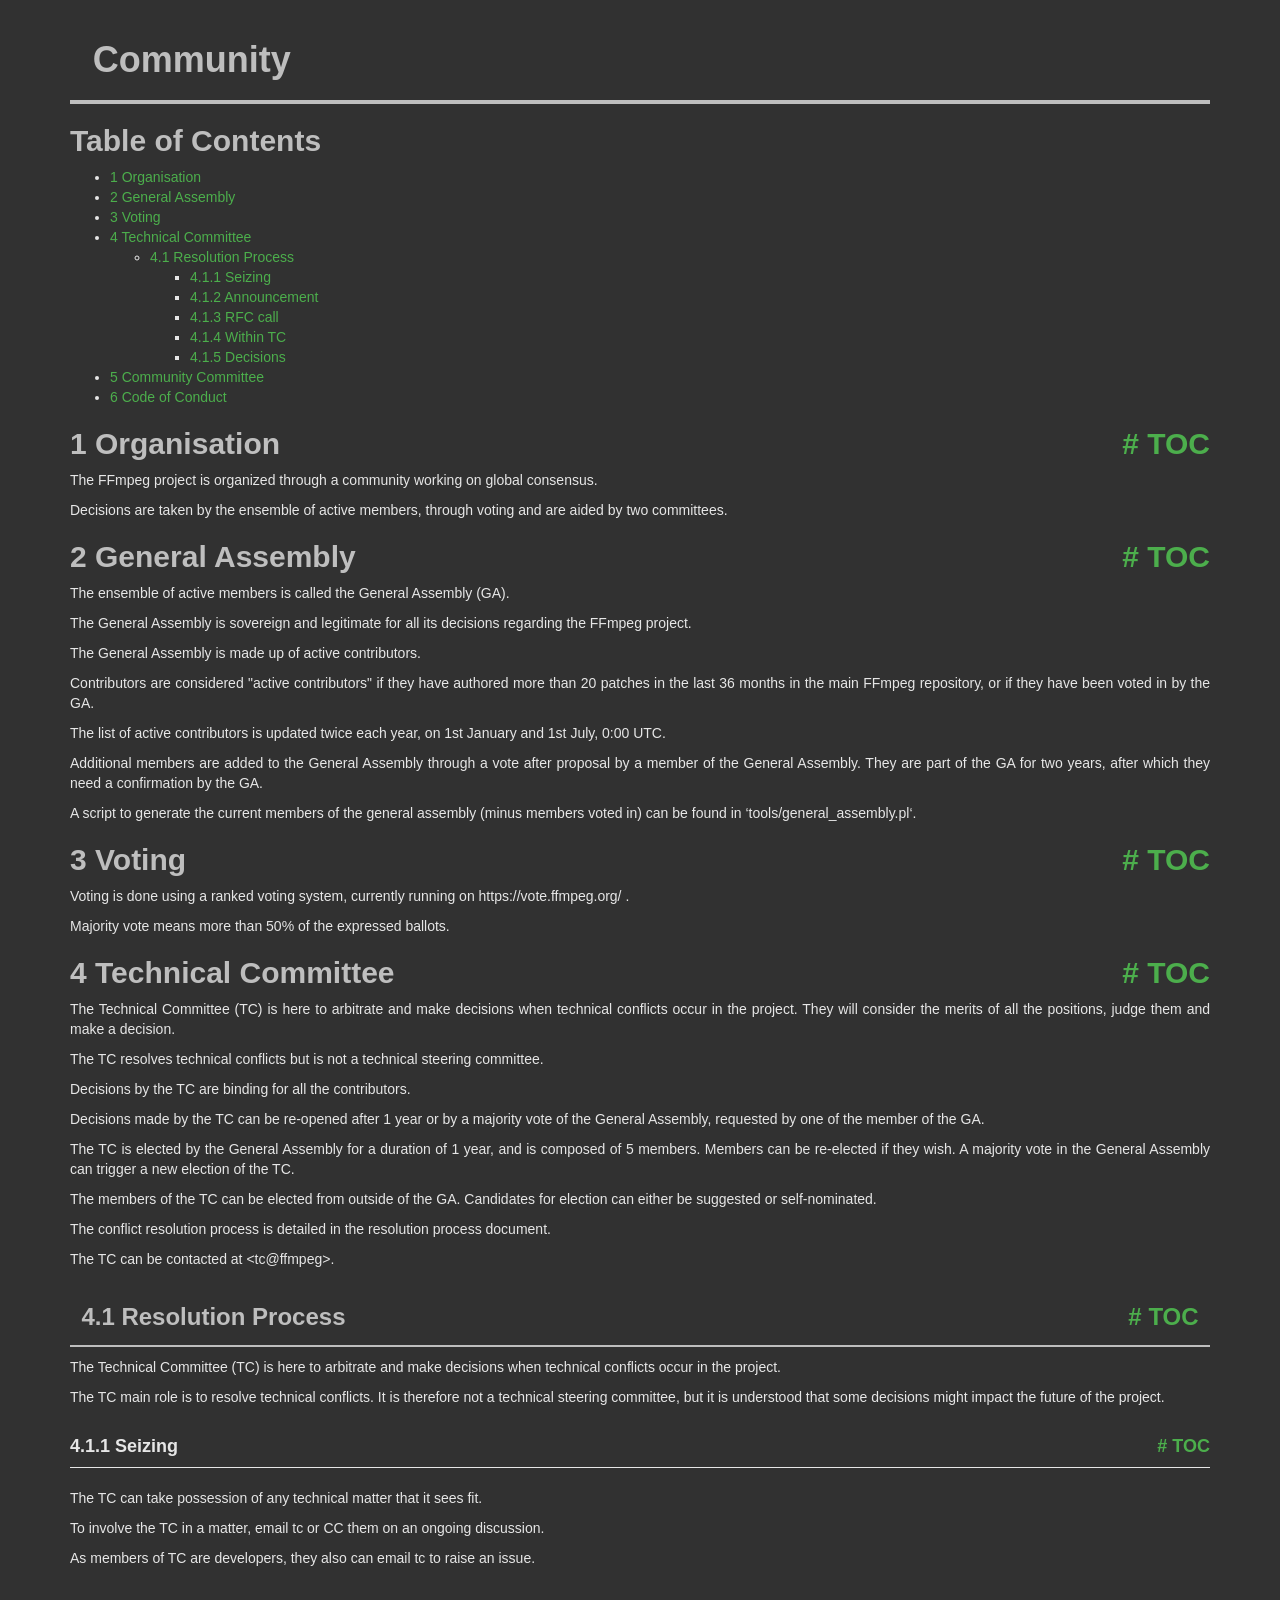
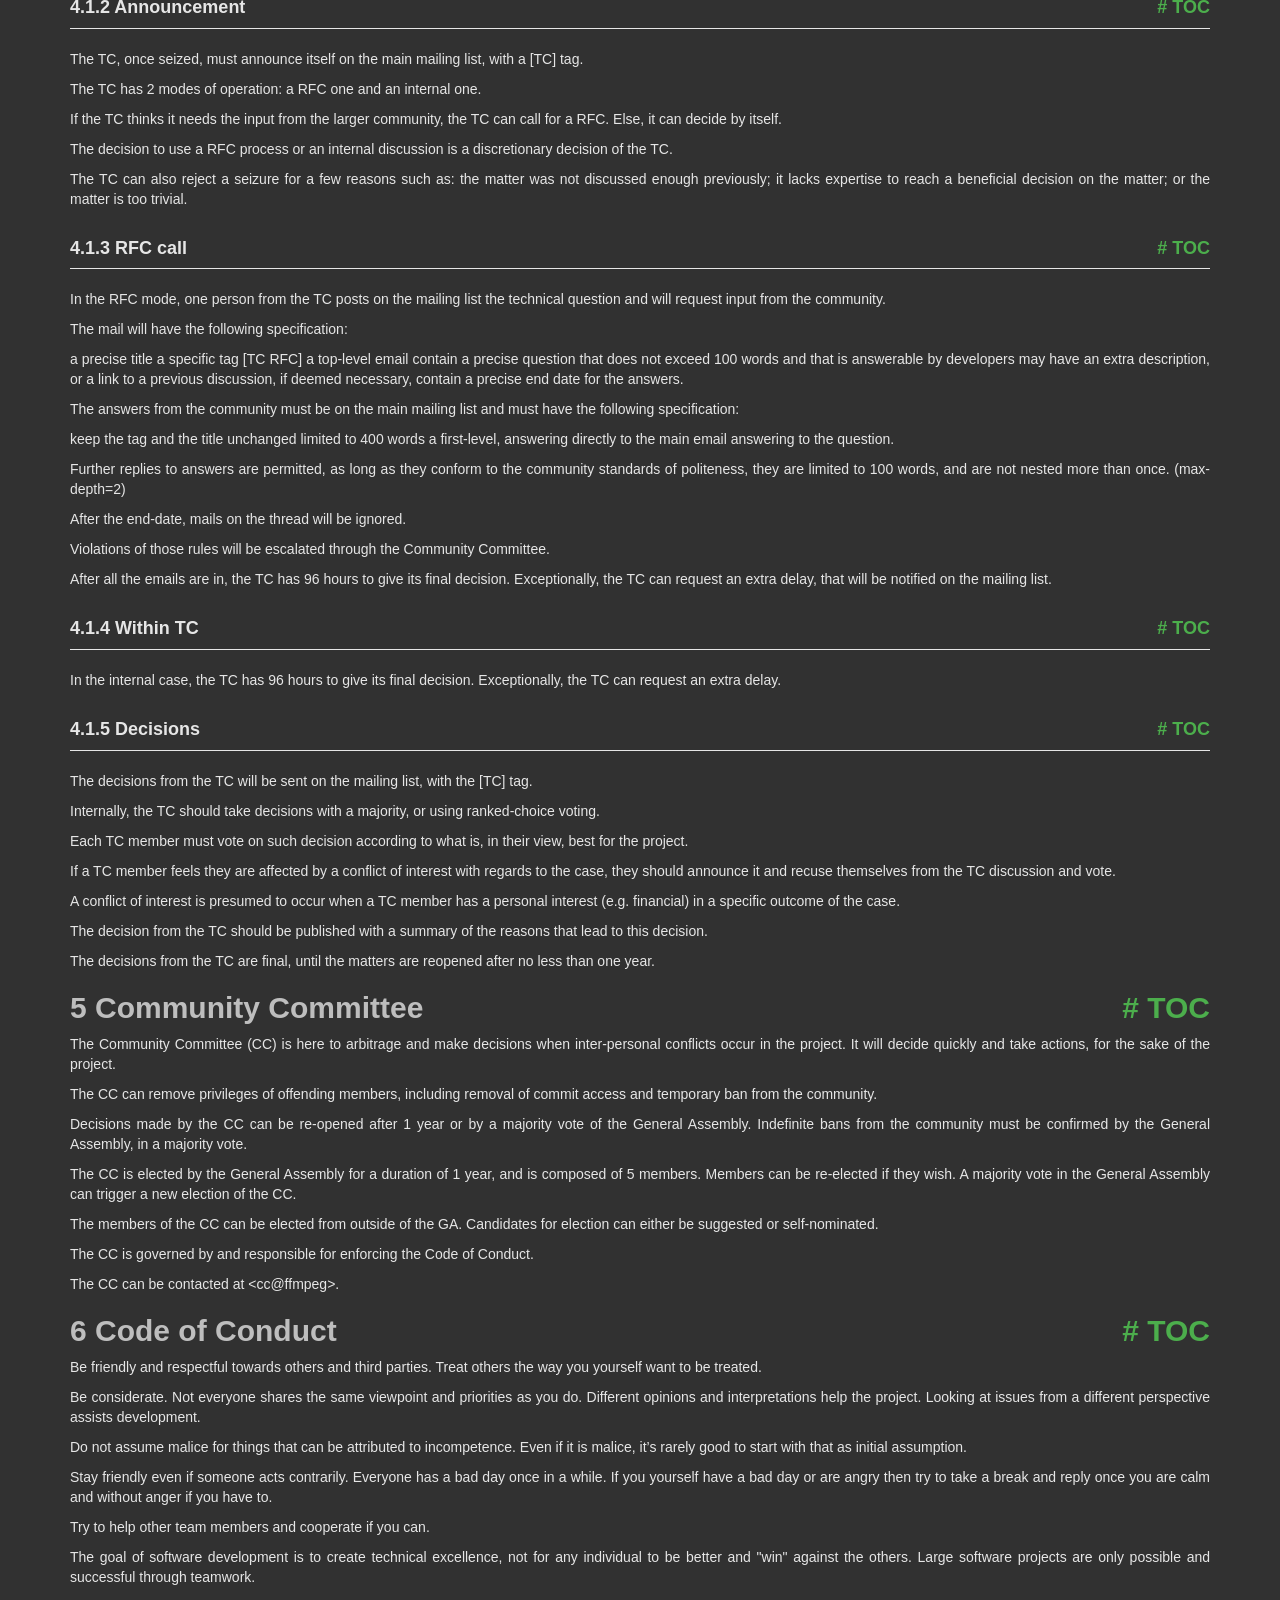
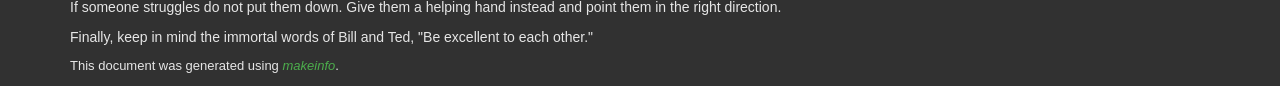
<file: ffmpeg-8.0-essentials_build/ffmpeg-8.0-essentials_build/doc/community.html>
<!DOCTYPE html PUBLIC "-//W3C//DTD HTML 4.01 Transitional//EN" "http://www.w3.org/TR/html4/loose.dtd">
<html>
<!-- Created by GNU Texinfo 7.2, https://www.gnu.org/software/texinfo/ -->
  <head>
    <meta charset="utf-8">
    <title>
      Community
    </title>
    <meta name="viewport" content="width=device-width,initial-scale=1.0">
    <link rel="stylesheet" type="text/css" href="bootstrap.min.css">
    <link rel="stylesheet" type="text/css" href="style.min.css">
  </head>
  <body>
    <div class="container">
      <h1>
      Community
      </h1>


<a name="SEC_Top"></a>

<div class="region-contents" id="SEC_Contents">
<h2 class="contents-heading">Table of Contents</h2>

<div class="contents">

<ul class="toc-numbered-mark">
  <li><a id="toc-Organisation" href="#Organisation-1">1 Organisation</a></li>
  <li><a id="toc-General-Assembly" href="#General-Assembly-1">2 General Assembly</a></li>
  <li><a id="toc-Voting" href="#Voting-1">3 Voting</a></li>
  <li><a id="toc-Technical-Committee" href="#Technical-Committee-1">4 Technical Committee</a>
  <ul class="toc-numbered-mark">
    <li><a id="toc-Resolution-Process" href="#Resolution-Process-1">4.1 Resolution Process</a>
    <ul class="toc-numbered-mark">
      <li><a id="toc-Seizing" href="#Seizing">4.1.1 Seizing</a></li>
      <li><a id="toc-Announcement" href="#Announcement">4.1.2 Announcement</a></li>
      <li><a id="toc-RFC-call" href="#RFC-call">4.1.3 RFC call</a></li>
      <li><a id="toc-Within-TC" href="#Within-TC">4.1.4 Within TC</a></li>
      <li><a id="toc-Decisions" href="#Decisions">4.1.5 Decisions</a></li>
    </ul></li>
  </ul></li>
  <li><a id="toc-Community-Committee" href="#Community-Committee-1">5 Community Committee</a></li>
  <li><a id="toc-Code-of-Conduct" href="#Code-of-Conduct-1">6 Code of Conduct</a></li>
</ul>
</div>
</div>

<a class="anchor" id="Organisation"></a><a name="Organisation-1"></a>
<h2 class="chapter">1 Organisation<span class="pull-right"><a class="anchor hidden-xs" href="#Organisation" aria-hidden="true">#</a> <a class="anchor hidden-xs"href="#toc-Organisation" aria-hidden="true">TOC</a></span></h2>

<p>The FFmpeg project is organized through a community working on global consensus.
</p>
<p>Decisions are taken by the ensemble of active members, through voting and are aided by two committees.
</p>
<a class="anchor" id="General-Assembly"></a><a name="General-Assembly-1"></a>
<h2 class="chapter">2 General Assembly<span class="pull-right"><a class="anchor hidden-xs" href="#General-Assembly" aria-hidden="true">#</a> <a class="anchor hidden-xs"href="#toc-General-Assembly" aria-hidden="true">TOC</a></span></h2>

<p>The ensemble of active members is called the General Assembly (GA).
</p>
<p>The General Assembly is sovereign and legitimate for all its decisions regarding the FFmpeg project.
</p>
<p>The General Assembly is made up of active contributors.
</p>
<p>Contributors are considered &quot;active contributors&quot; if they have authored more than 20 patches in the last 36 months in the main FFmpeg repository, or if they have been voted in by the GA.
</p>
<p>The list of active contributors is updated twice each year, on 1st January and 1st July, 0:00 UTC.
</p>
<p>Additional members are added to the General Assembly through a vote after proposal by a member of the General Assembly. They are part of the GA for two years, after which they need a confirmation by the GA.
</p>
<p>A script to generate the current members of the general assembly (minus members voted in) can be found in &lsquo;tools/general_assembly.pl&lsquo;.
</p>
<a class="anchor" id="Voting"></a><a name="Voting-1"></a>
<h2 class="chapter">3 Voting<span class="pull-right"><a class="anchor hidden-xs" href="#Voting" aria-hidden="true">#</a> <a class="anchor hidden-xs"href="#toc-Voting" aria-hidden="true">TOC</a></span></h2>

<p>Voting is done using a ranked voting system, currently running on https://vote.ffmpeg.org/ .
</p>
<p>Majority vote means more than 50% of the expressed ballots.
</p>
<a class="anchor" id="Technical-Committee"></a><a name="Technical-Committee-1"></a>
<h2 class="chapter">4 Technical Committee<span class="pull-right"><a class="anchor hidden-xs" href="#Technical-Committee" aria-hidden="true">#</a> <a class="anchor hidden-xs"href="#toc-Technical-Committee" aria-hidden="true">TOC</a></span></h2>

<p>The Technical Committee (TC) is here to arbitrate and make decisions when technical conflicts occur in the project. They will consider the merits of all the positions, judge them and make a decision.
</p>
<p>The TC resolves technical conflicts but is not a technical steering committee.
</p>
<p>Decisions by the TC are binding for all the contributors.
</p>
<p>Decisions made by the TC can be re-opened after 1 year or by a majority vote of the General Assembly, requested by one of the member of the GA.
</p>
<p>The TC is elected by the General Assembly for a duration of 1 year, and is composed of 5 members. Members can be re-elected if they wish. A majority vote in the General Assembly can trigger a new election of the TC.
</p>
<p>The members of the TC can be elected from outside of the GA. Candidates for election can either be suggested or self-nominated.
</p>
<p>The conflict resolution process is detailed in the resolution process document.
</p>
<p>The TC can be contacted at &lt;tc@ffmpeg&gt;.
</p>
<a class="anchor" id="Resolution-Process"></a><a name="Resolution-Process-1"></a>
<h3 class="section">4.1 Resolution Process<span class="pull-right"><a class="anchor hidden-xs" href="#Resolution-Process" aria-hidden="true">#</a> <a class="anchor hidden-xs"href="#toc-Resolution-Process" aria-hidden="true">TOC</a></span></h3>

<p>The Technical Committee (TC) is here to arbitrate and make decisions when technical conflicts occur in the project.
</p>
<p>The TC main role is to resolve technical conflicts. It is therefore not a technical steering committee, but it is understood that some decisions might impact the future of the project.
</p>
<a name="Seizing"></a>
<h4 class="subsection">4.1.1 Seizing<span class="pull-right"><a class="anchor hidden-xs" href="#Seizing" aria-hidden="true">#</a> <a class="anchor hidden-xs"href="#toc-Seizing" aria-hidden="true">TOC</a></span></h4>

<p>The TC can take possession of any technical matter that it sees fit.
</p>
<p>To involve the TC in a matter, email tc&nbsp;or CC them on an ongoing discussion.
</p>
<p>As members of TC are developers, they also can email tc&nbsp;to raise an issue.
</p><a name="Announcement"></a>
<h4 class="subsection">4.1.2 Announcement<span class="pull-right"><a class="anchor hidden-xs" href="#Announcement" aria-hidden="true">#</a> <a class="anchor hidden-xs"href="#toc-Announcement" aria-hidden="true">TOC</a></span></h4>

<p>The TC, once seized, must announce itself on the main mailing list, with a [TC] tag.
</p>
<p>The TC has 2 modes of operation: a RFC one and an internal one.
</p>
<p>If the TC thinks it needs the input from the larger community, the TC can call for a RFC. Else, it can decide by itself.
</p>
<p>The decision to use a RFC process or an internal discussion is a discretionary decision of the TC.
</p>
<p>The TC can also reject a seizure for a few reasons such as: the matter was not discussed enough previously; it lacks expertise to reach a beneficial decision on the matter; or the matter is too trivial.
</p><a name="RFC-call"></a>
<h4 class="subsection">4.1.3 RFC call<span class="pull-right"><a class="anchor hidden-xs" href="#RFC-call" aria-hidden="true">#</a> <a class="anchor hidden-xs"href="#toc-RFC-call" aria-hidden="true">TOC</a></span></h4>

<p>In the RFC mode, one person from the TC posts on the mailing list the technical question and will request input from the community.
</p>
<p>The mail will have the following specification:
</p>
<p>a precise title
    a specific tag [TC RFC]
    a top-level email
    contain a precise question that does not exceed 100 words and that is answerable by developers
    may have an extra description, or a link to a previous discussion, if deemed necessary,
    contain a precise end date for the answers.
</p>
<p>The answers from the community must be on the main mailing list and must have the following specification:
</p>
<p>keep the tag and the title unchanged
    limited to 400 words
    a first-level, answering directly to the main email
    answering to the question.
</p>
<p>Further replies to answers are permitted, as long as they conform to the community standards of politeness, they are limited to 100 words, and are not nested more than once. (max-depth=2)
</p>
<p>After the end-date, mails on the thread will be ignored.
</p>
<p>Violations of those rules will be escalated through the Community Committee.
</p>
<p>After all the emails are in, the TC has 96 hours to give its final decision. Exceptionally, the TC can request an extra delay, that will be notified on the mailing list.
</p><a name="Within-TC"></a>
<h4 class="subsection">4.1.4 Within TC<span class="pull-right"><a class="anchor hidden-xs" href="#Within-TC" aria-hidden="true">#</a> <a class="anchor hidden-xs"href="#toc-Within-TC" aria-hidden="true">TOC</a></span></h4>

<p>In the internal case, the TC has 96 hours to give its final decision. Exceptionally, the TC can request an extra delay.
</p><a name="Decisions"></a>
<h4 class="subsection">4.1.5 Decisions<span class="pull-right"><a class="anchor hidden-xs" href="#Decisions" aria-hidden="true">#</a> <a class="anchor hidden-xs"href="#toc-Decisions" aria-hidden="true">TOC</a></span></h4>

<p>The decisions from the TC will be sent on the mailing list, with the [TC] tag.
</p>
<p>Internally, the TC should take decisions with a majority, or using ranked-choice voting.
</p>
<p>Each TC member must vote on such decision according to what is, in their view, best for the project.
</p>
<p>If a TC member feels they are affected by a conflict of interest with regards to the case, they should announce it and recuse themselves from the TC
discussion and vote.
</p>
<p>A conflict of interest is presumed to occur when a TC member has a personal interest (e.g. financial) in a specific outcome of the case.
</p>
<p>The decision from the TC should be published with a summary of the reasons that lead to this decision.
</p>
<p>The decisions from the TC are final, until the matters are reopened after no less than one year.
</p>
<a class="anchor" id="Community-Committee"></a><a name="Community-Committee-1"></a>
<h2 class="chapter">5 Community Committee<span class="pull-right"><a class="anchor hidden-xs" href="#Community-Committee" aria-hidden="true">#</a> <a class="anchor hidden-xs"href="#toc-Community-Committee" aria-hidden="true">TOC</a></span></h2>

<p>The Community Committee (CC) is here to arbitrage and make decisions when inter-personal conflicts occur in the project. It will decide quickly and take actions, for the sake of the project.
</p>
<p>The CC can remove privileges of offending members, including removal of commit access and temporary ban from the community.
</p>
<p>Decisions made by the CC can be re-opened after 1 year or by a majority vote of the General Assembly. Indefinite bans from the community must be confirmed by the General Assembly, in a majority vote.
</p>
<p>The CC is elected by the General Assembly for a duration of 1 year, and is composed of 5 members. Members can be re-elected if they wish. A majority vote in the General Assembly can trigger a new election of the CC.
</p>
<p>The members of the CC can be elected from outside of the GA. Candidates for election can either be suggested or self-nominated.
</p>
<p>The CC is governed by and responsible for enforcing the Code of Conduct.
</p>
<p>The CC can be contacted at &lt;cc@ffmpeg&gt;.
</p>
<a class="anchor" id="Code-of-Conduct"></a><a name="Code-of-Conduct-1"></a>
<h2 class="chapter">6 Code of Conduct<span class="pull-right"><a class="anchor hidden-xs" href="#Code-of-Conduct" aria-hidden="true">#</a> <a class="anchor hidden-xs"href="#toc-Code-of-Conduct" aria-hidden="true">TOC</a></span></h2>

<p>Be friendly and respectful towards others and third parties.
Treat others the way you yourself want to be treated.
</p>
<p>Be considerate. Not everyone shares the same viewpoint and priorities as you do.
Different opinions and interpretations help the project.
Looking at issues from a different perspective assists development.
</p>
<p>Do not assume malice for things that can be attributed to incompetence. Even if
it is malice, it&rsquo;s rarely good to start with that as initial assumption.
</p>
<p>Stay friendly even if someone acts contrarily. Everyone has a bad day
once in a while.
If you yourself have a bad day or are angry then try to take a break and reply
once you are calm and without anger if you have to.
</p>
<p>Try to help other team members and cooperate if you can.
</p>
<p>The goal of software development is to create technical excellence, not for any
individual to be better and &quot;win&quot; against the others. Large software projects
are only possible and successful through teamwork.
</p>
<p>If someone struggles do not put them down. Give them a helping hand
instead and point them in the right direction.
</p>
<p>Finally, keep in mind the immortal words of Bill and Ted,
&quot;Be excellent to each other.&quot;
</p>
      <p style="font-size: small;">
        This document was generated using <a class="uref" href="https://www.gnu.org/software/texinfo/"><em class="emph">makeinfo</em></a>.
      </p>
    </div>
  </body>
</html>
</file>
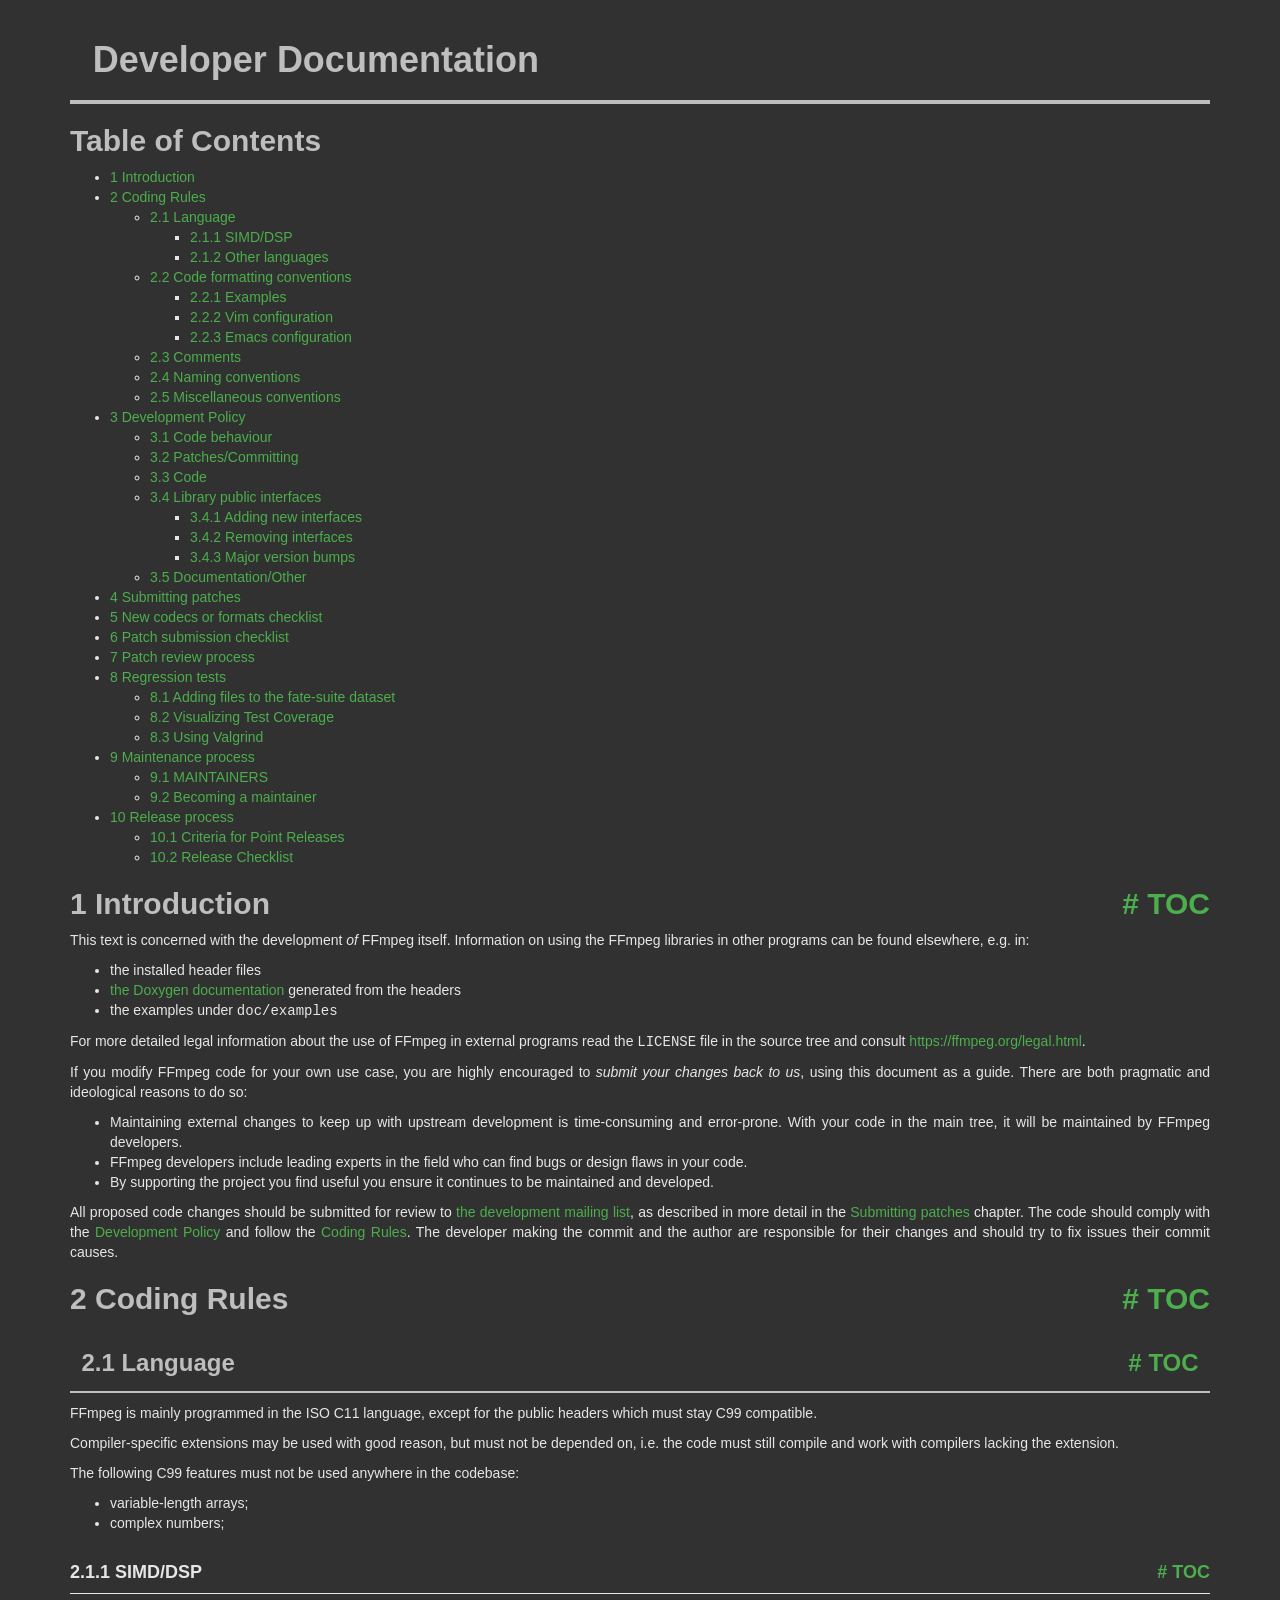
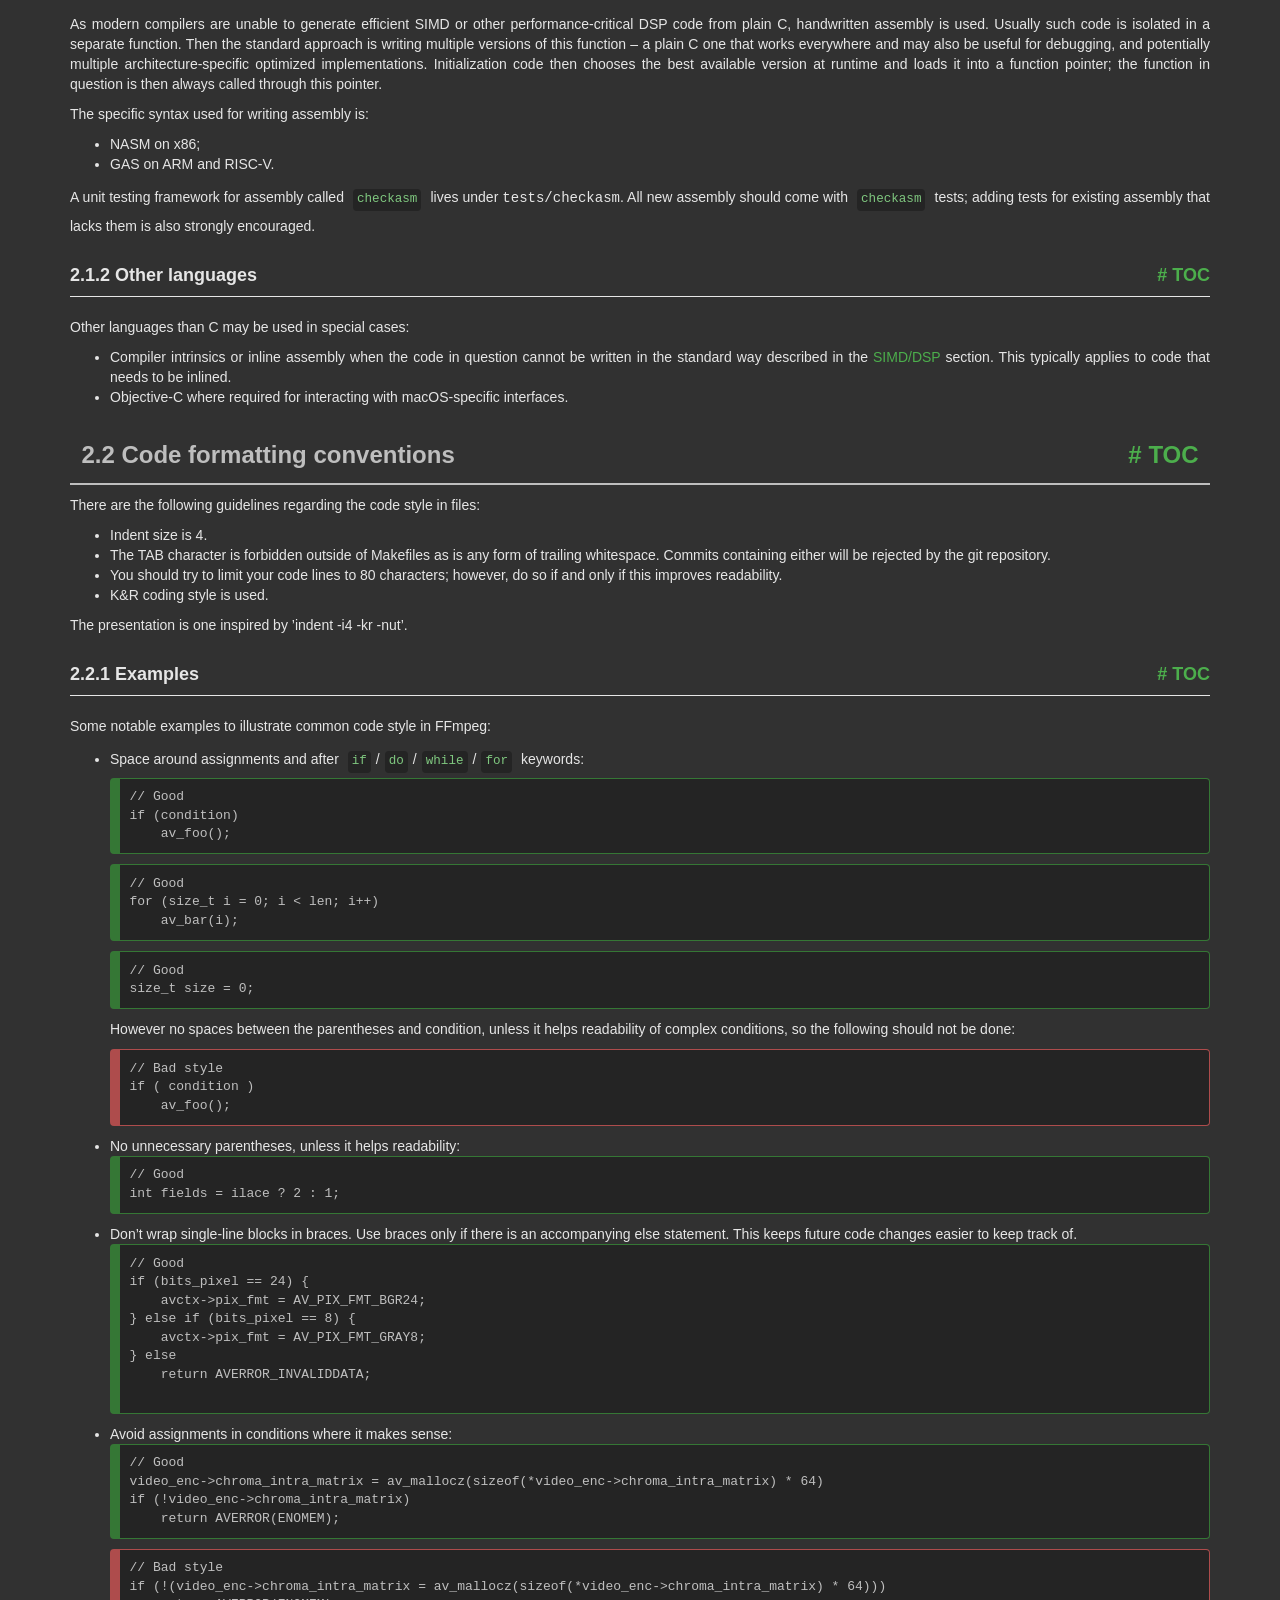
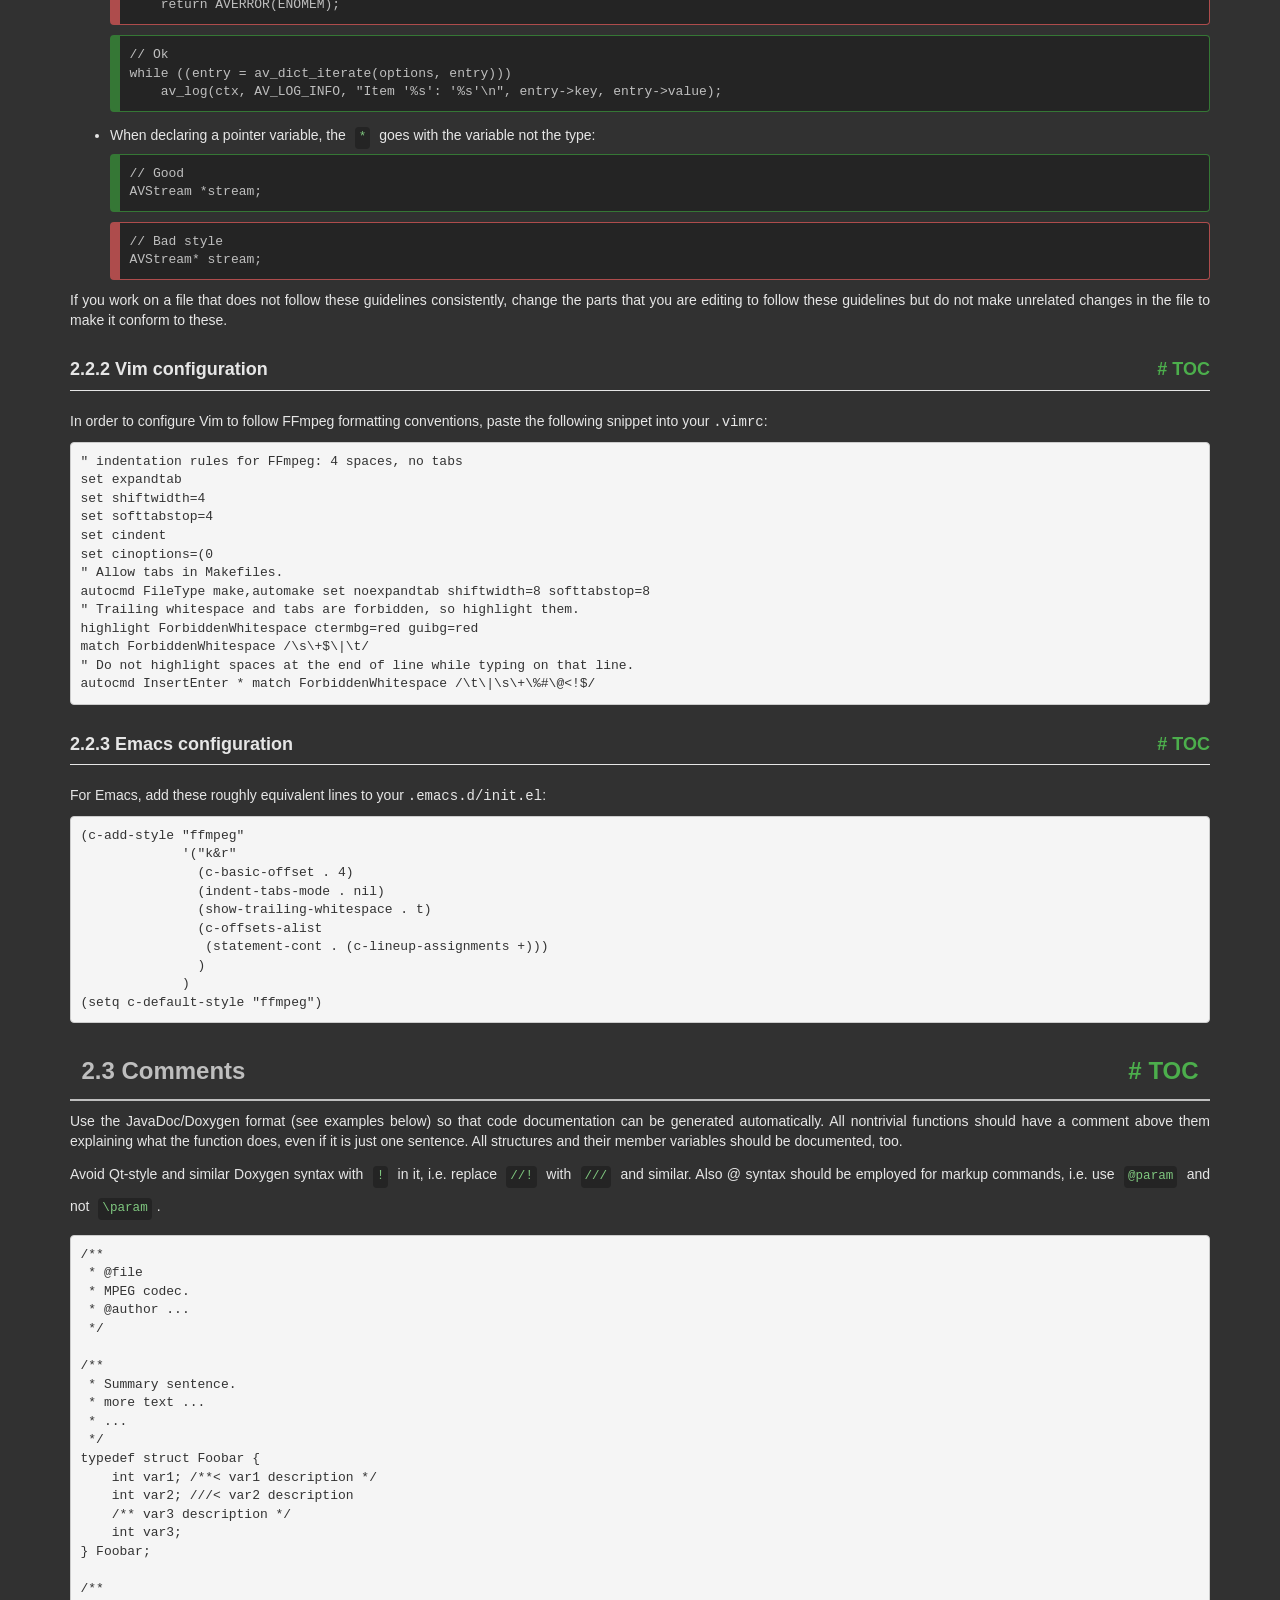
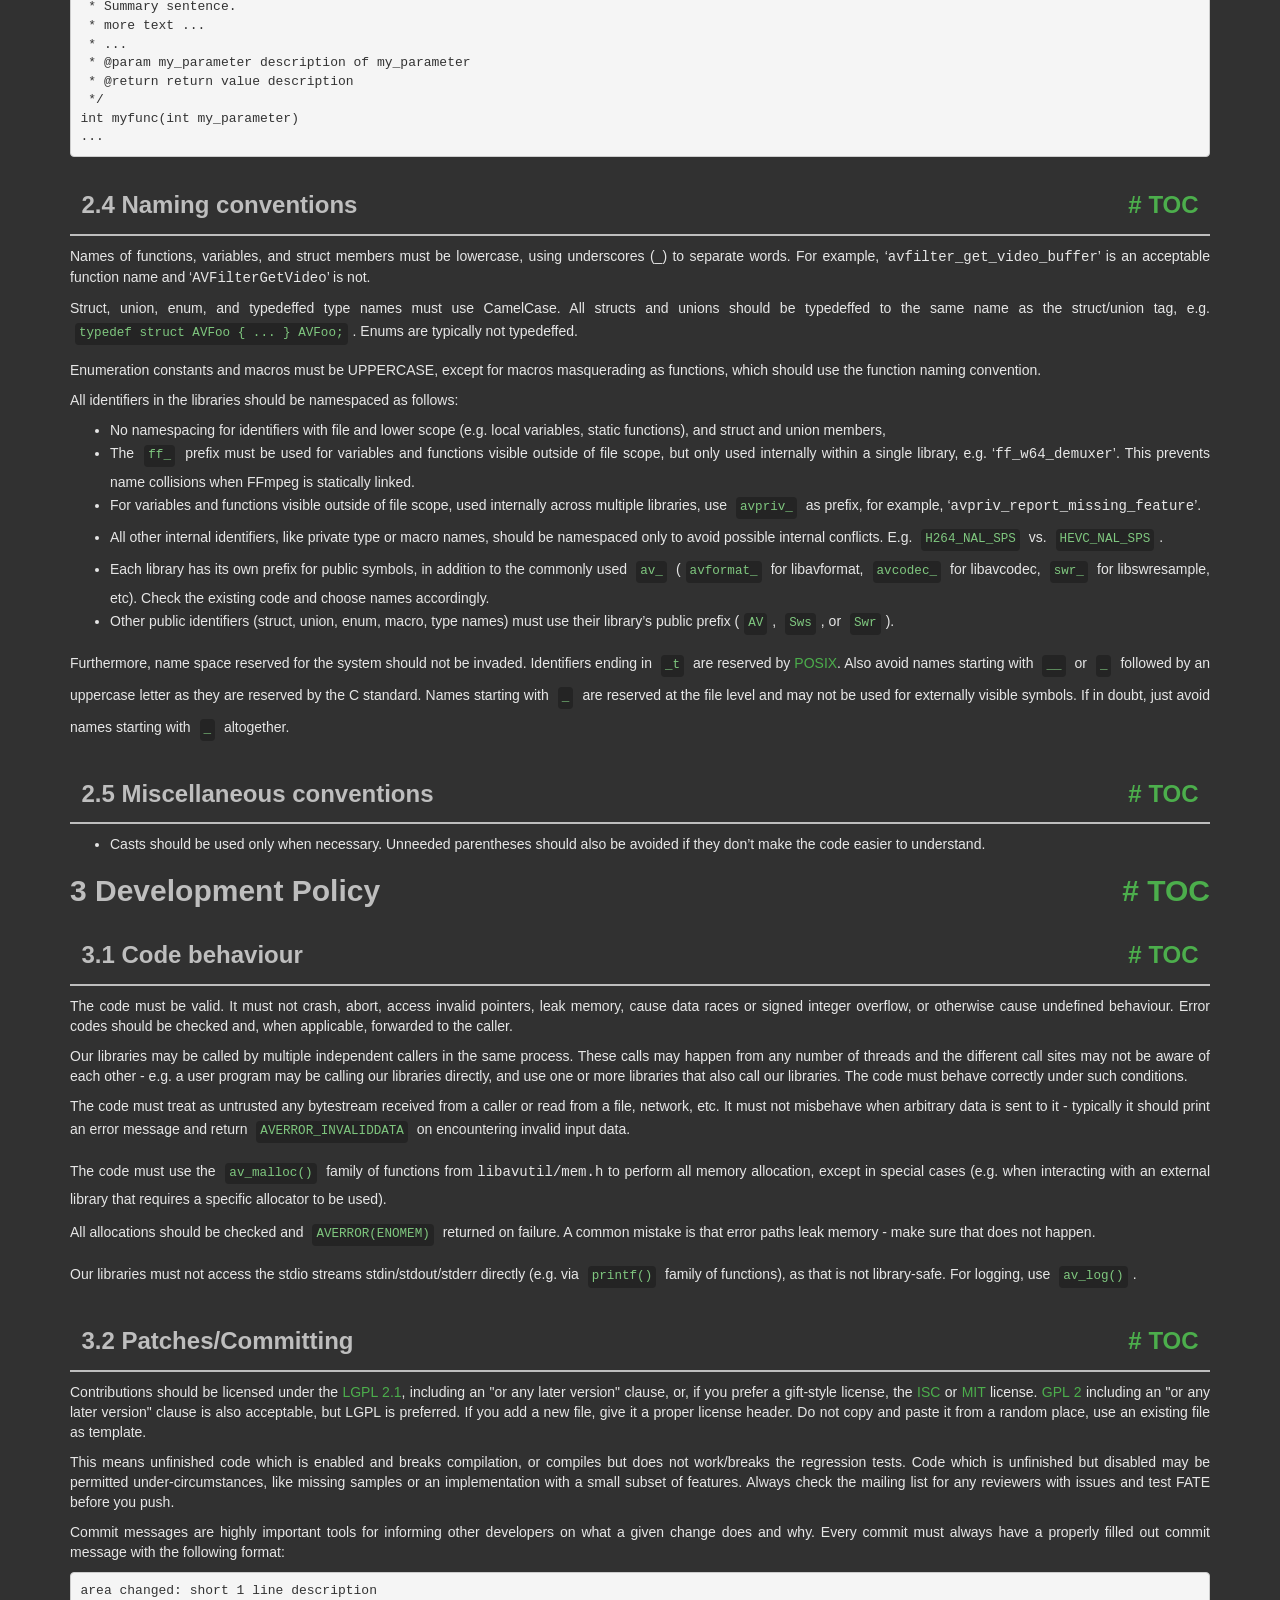
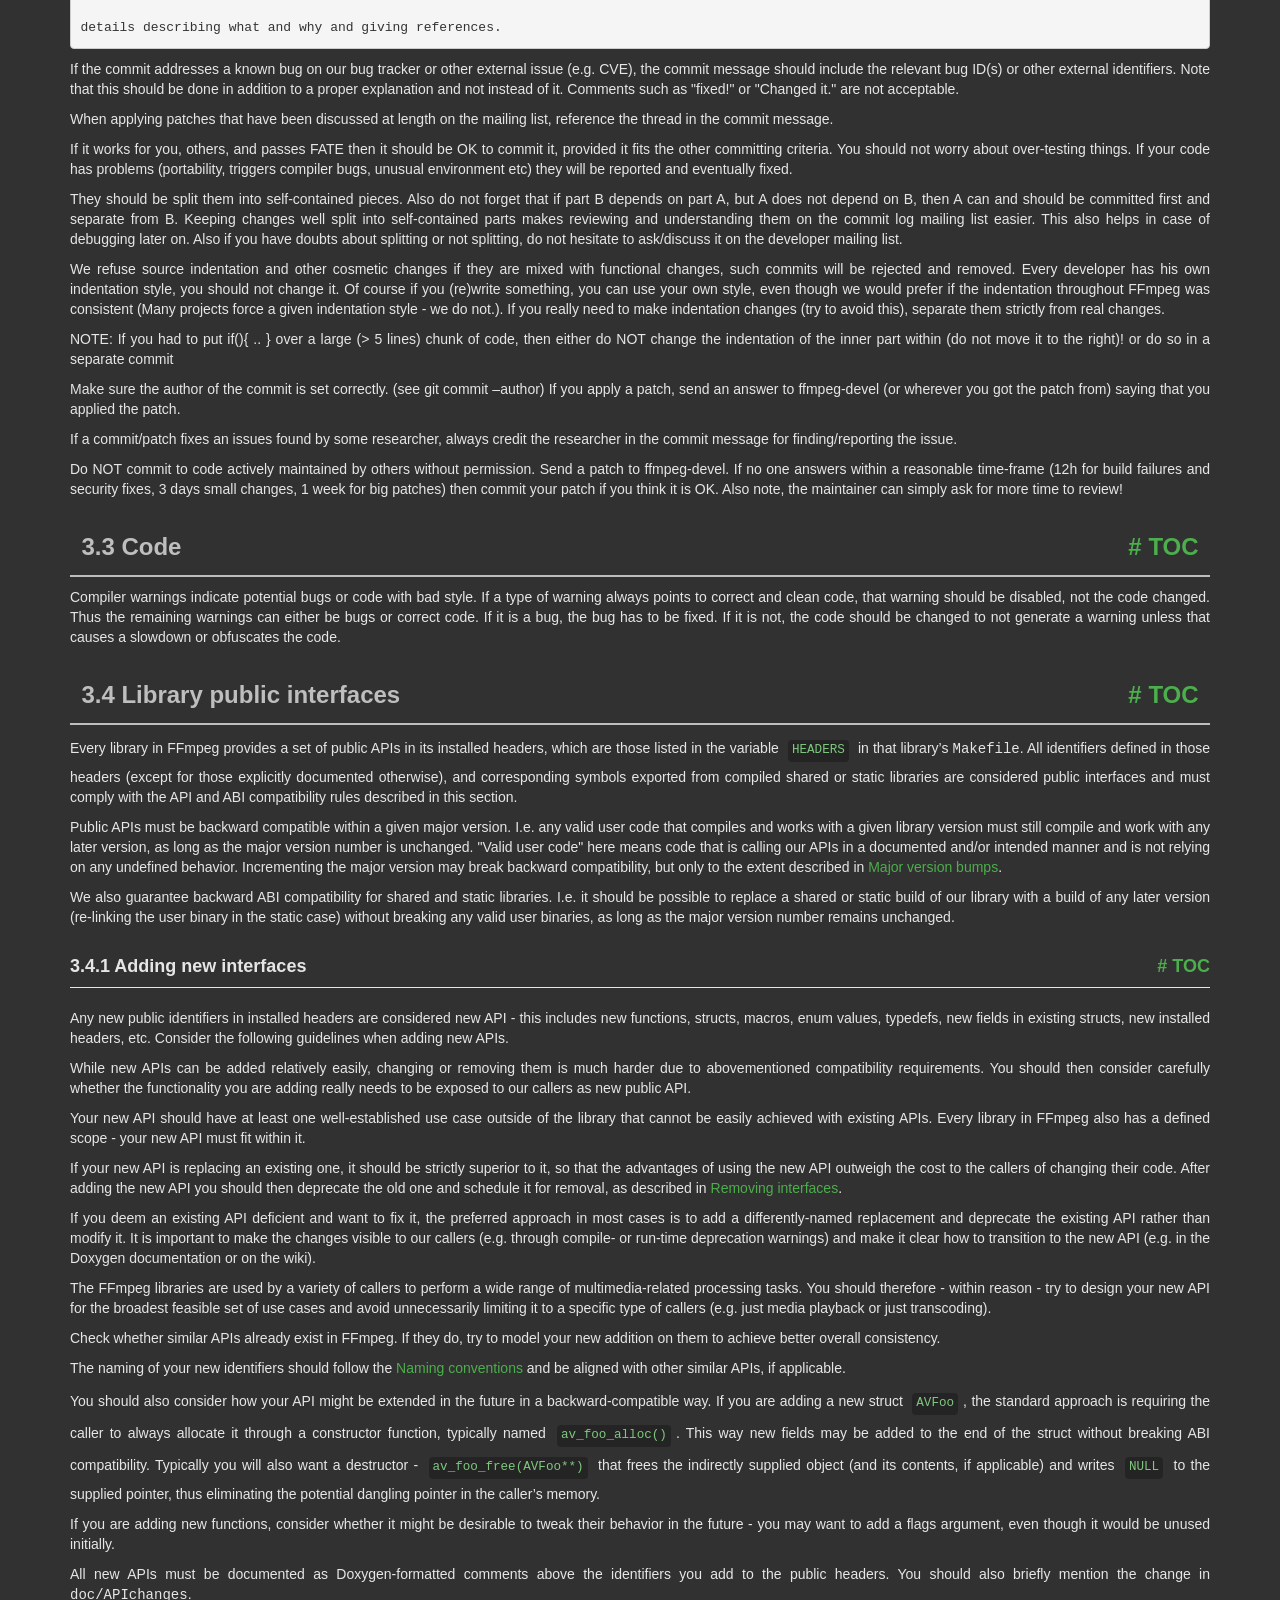
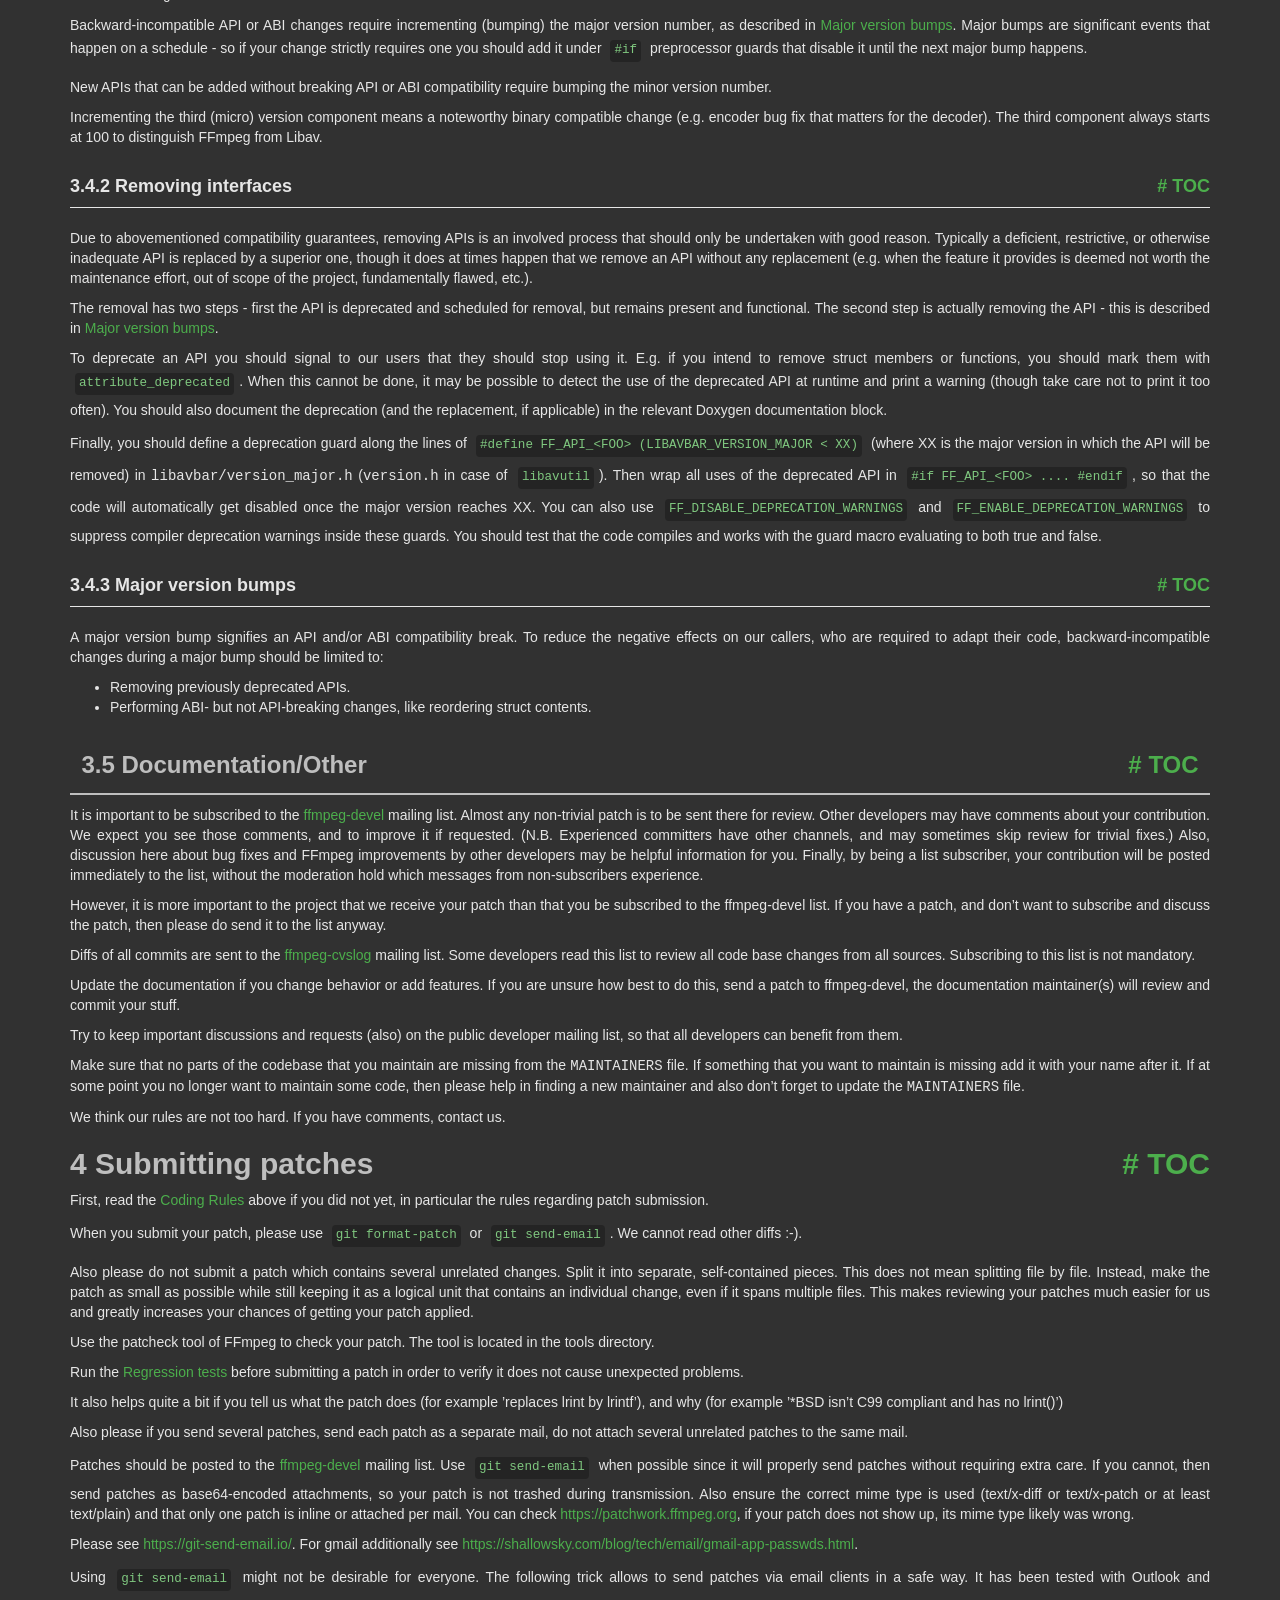
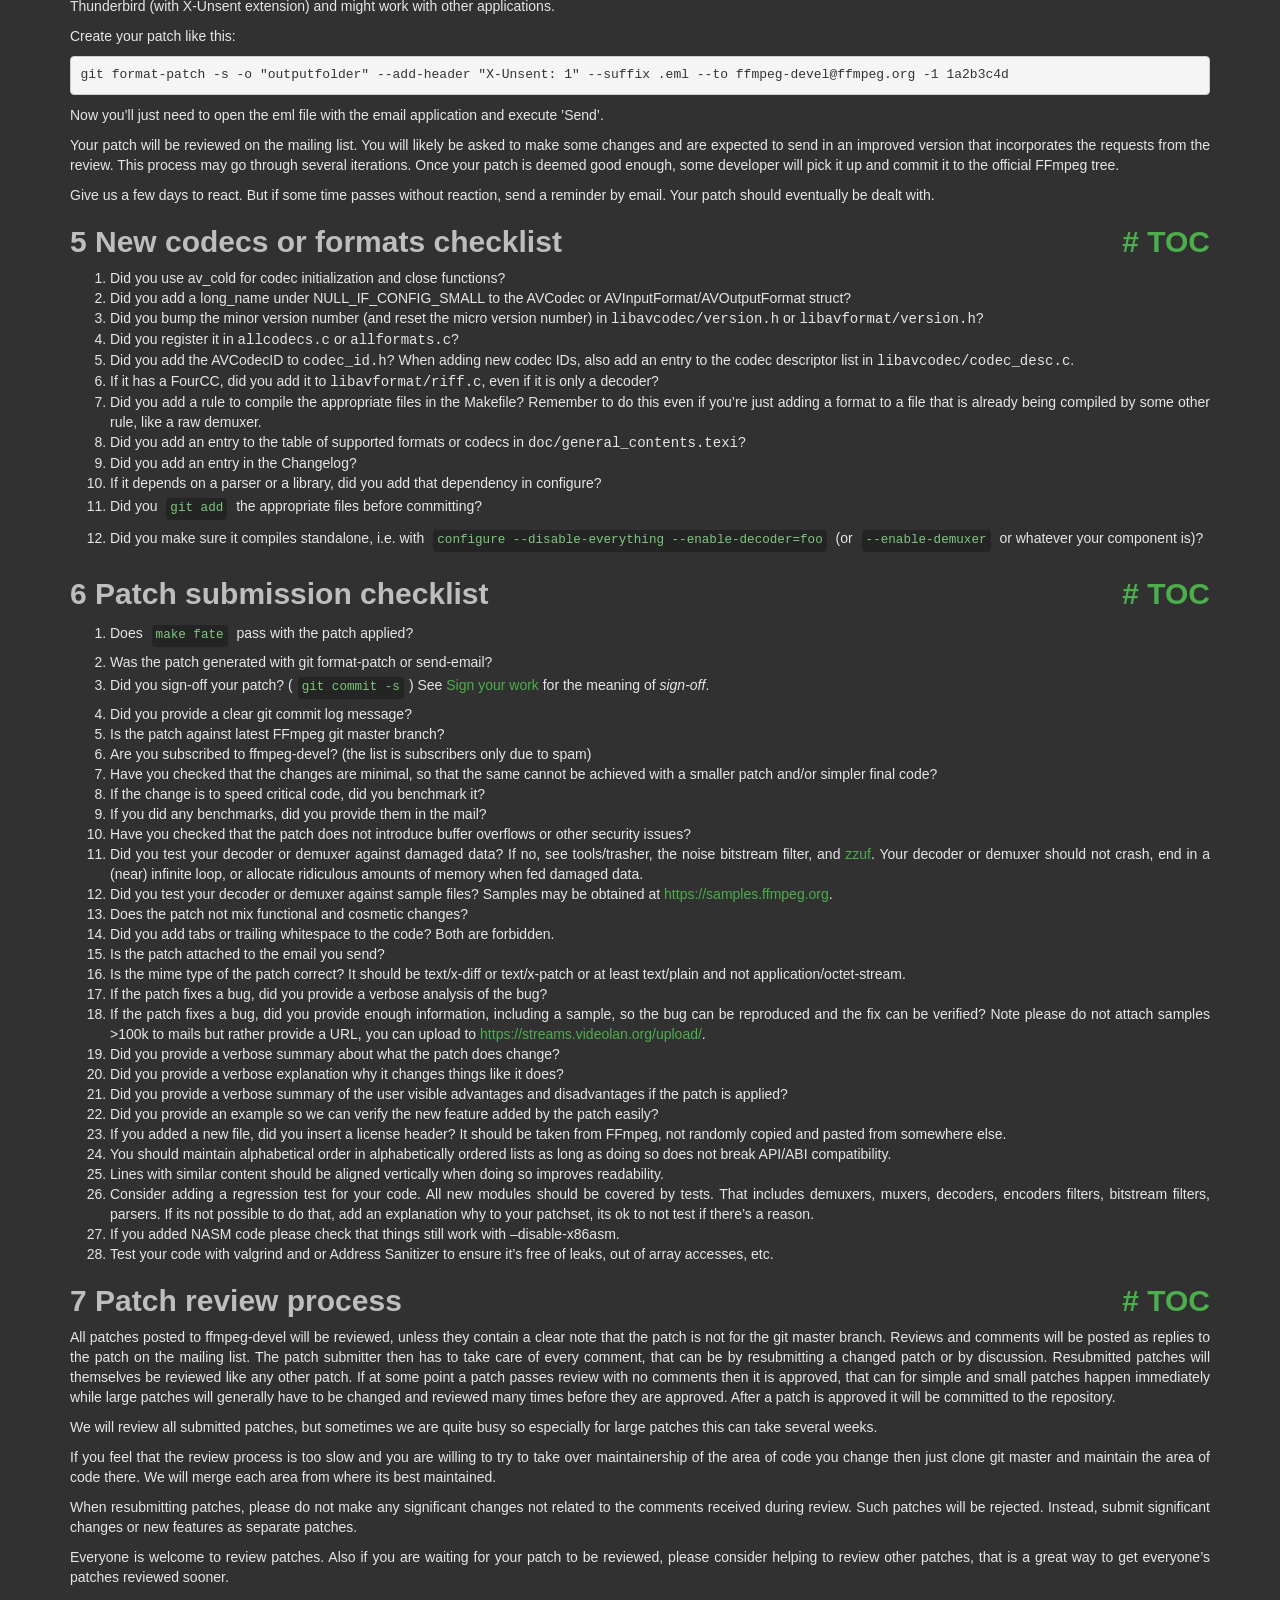
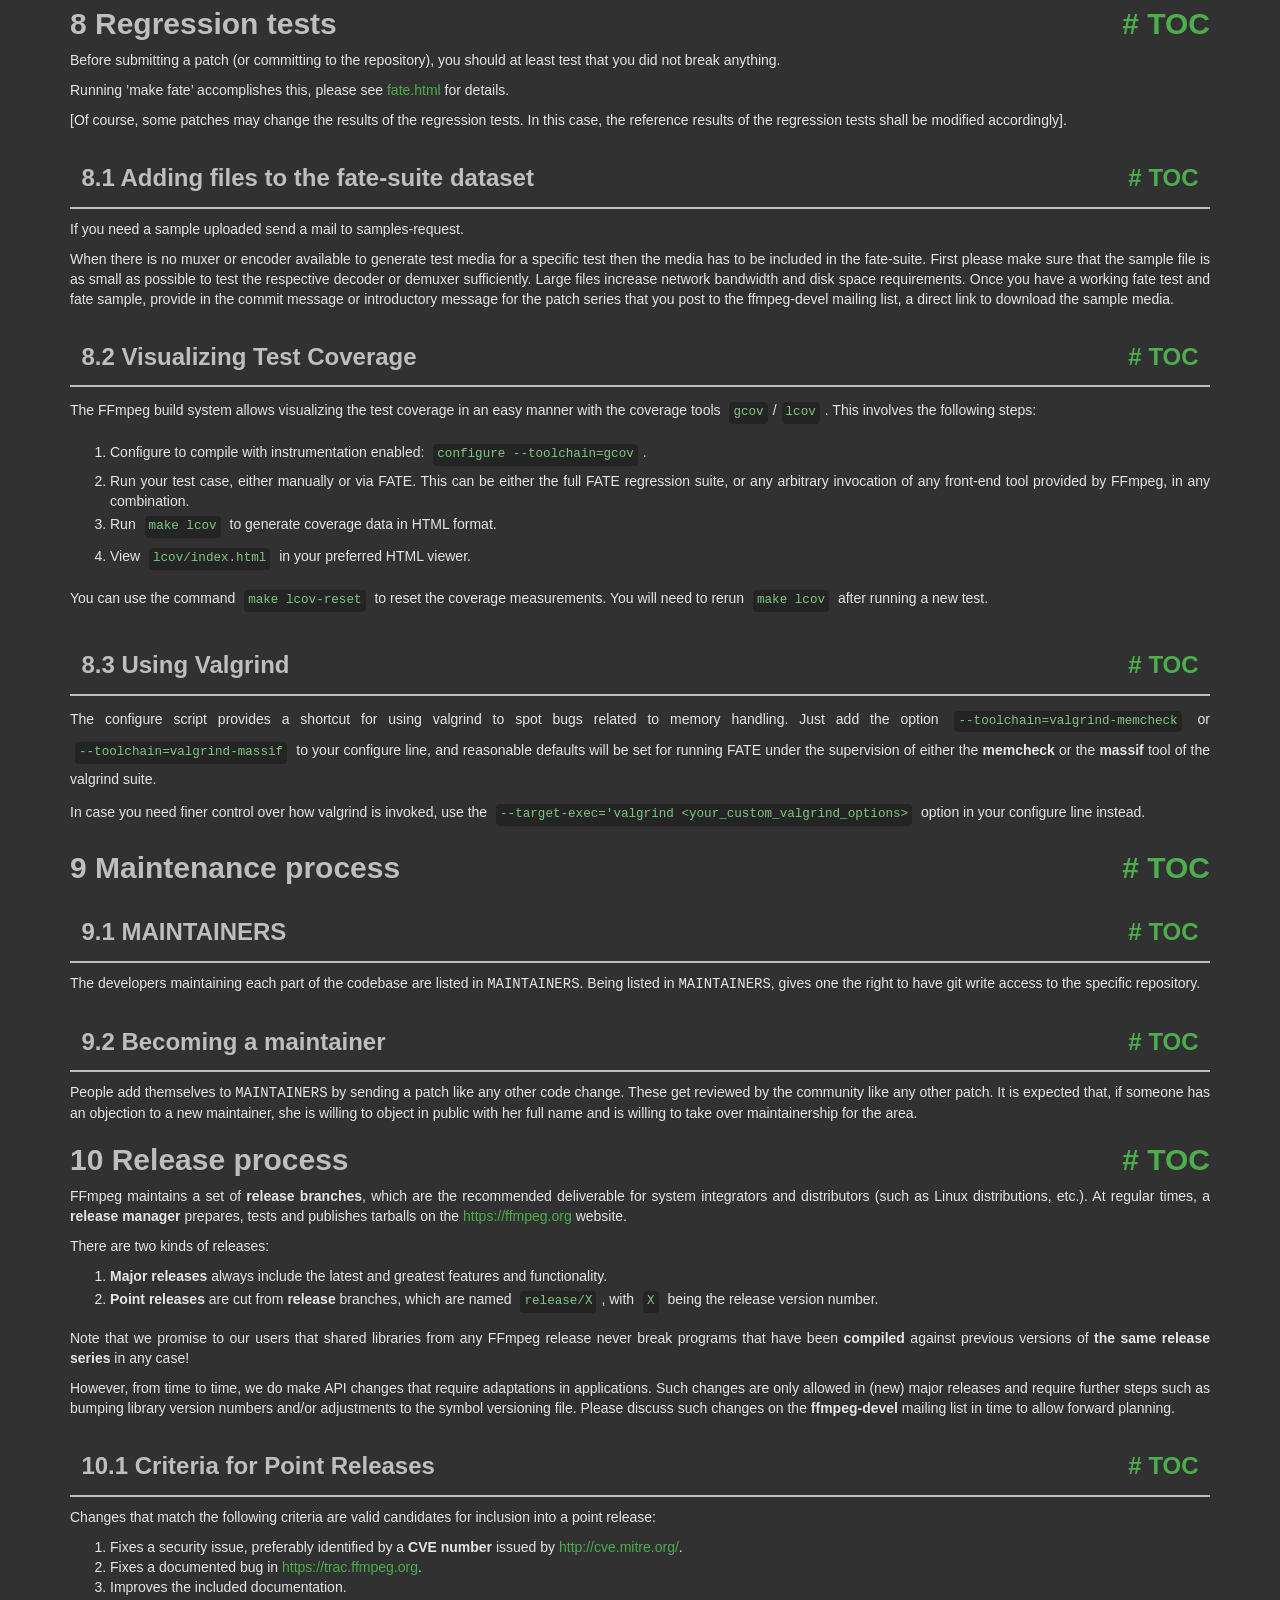
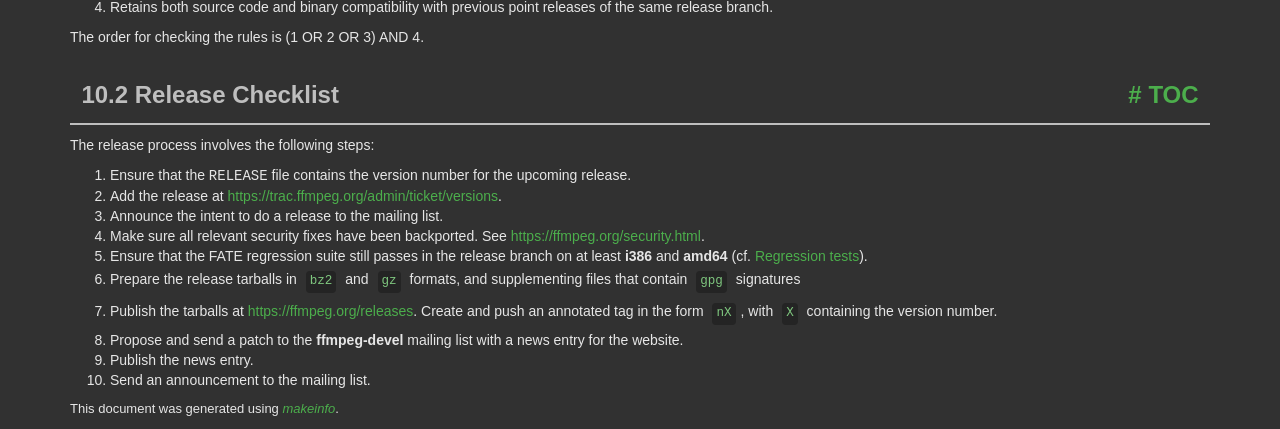
<file: ffmpeg-8.0-essentials_build/ffmpeg-8.0-essentials_build/doc/developer.html>
<!DOCTYPE html PUBLIC "-//W3C//DTD HTML 4.01 Transitional//EN" "http://www.w3.org/TR/html4/loose.dtd">
<html>
<!-- Created by GNU Texinfo 7.2, https://www.gnu.org/software/texinfo/ -->
  <head>
    <meta charset="utf-8">
    <title>
      Developer Documentation
    </title>
    <meta name="viewport" content="width=device-width,initial-scale=1.0">
    <link rel="stylesheet" type="text/css" href="bootstrap.min.css">
    <link rel="stylesheet" type="text/css" href="style.min.css">
  </head>
  <body>
    <div class="container">
      <h1>
      Developer Documentation
      </h1>


<a name="SEC_Top"></a>

<div class="region-contents" id="SEC_Contents">
<h2 class="contents-heading">Table of Contents</h2>

<div class="contents">

<ul class="toc-numbered-mark">
  <li><a id="toc-Introduction" href="#Introduction">1 Introduction</a></li>
  <li><a id="toc-Coding-Rules" href="#Coding-Rules-1">2 Coding Rules</a>
  <ul class="toc-numbered-mark">
    <li><a id="toc-Language" href="#Language">2.1 Language</a>
    <ul class="toc-numbered-mark">
      <li><a id="toc-SIMD_002fDSP" href="#SIMD_002fDSP-1">2.1.1 SIMD/DSP</a></li>
      <li><a id="toc-Other-languages" href="#Other-languages">2.1.2 Other languages</a></li>
    </ul></li>
    <li><a id="toc-Code-formatting-conventions" href="#Code-formatting-conventions">2.2 Code formatting conventions</a>
    <ul class="toc-numbered-mark">
      <li><a id="toc-Examples" href="#Examples">2.2.1 Examples</a></li>
      <li><a id="toc-Vim-configuration" href="#Vim-configuration">2.2.2 Vim configuration</a></li>
      <li><a id="toc-Emacs-configuration" href="#Emacs-configuration">2.2.3 Emacs configuration</a></li>
    </ul></li>
    <li><a id="toc-Comments" href="#Comments">2.3 Comments</a></li>
    <li><a id="toc-Naming-conventions" href="#Naming-conventions-1">2.4 Naming conventions</a></li>
    <li><a id="toc-Miscellaneous-conventions" href="#Miscellaneous-conventions">2.5 Miscellaneous conventions</a></li>
  </ul></li>
  <li><a id="toc-Development-Policy" href="#Development-Policy-1">3 Development Policy</a>
  <ul class="toc-numbered-mark">
    <li><a id="toc-Code-behaviour" href="#Code-behaviour">3.1 Code behaviour</a></li>
    <li><a id="toc-Patches_002fCommitting" href="#Patches_002fCommitting">3.2 Patches/Committing</a></li>
    <li><a id="toc-Code" href="#Code">3.3 Code</a></li>
    <li><a id="toc-Library-public-interfaces" href="#Library-public-interfaces">3.4 Library public interfaces</a>
    <ul class="toc-numbered-mark">
      <li><a id="toc-Adding-new-interfaces" href="#Adding-new-interfaces">3.4.1 Adding new interfaces</a></li>
      <li><a id="toc-Removing-interfaces" href="#Removing-interfaces-1">3.4.2 Removing interfaces</a></li>
      <li><a id="toc-Major-version-bumps" href="#Major-version-bumps-1">3.4.3 Major version bumps</a></li>
    </ul></li>
    <li><a id="toc-Documentation_002fOther" href="#Documentation_002fOther">3.5 Documentation/Other</a></li>
  </ul></li>
  <li><a id="toc-Submitting-patches" href="#Submitting-patches-1">4 Submitting patches</a></li>
  <li><a id="toc-New-codecs-or-formats-checklist" href="#New-codecs-or-formats-checklist">5 New codecs or formats checklist</a></li>
  <li><a id="toc-Patch-submission-checklist" href="#Patch-submission-checklist">6 Patch submission checklist</a></li>
  <li><a id="toc-Patch-review-process" href="#Patch-review-process">7 Patch review process</a></li>
  <li><a id="toc-Regression-tests" href="#Regression-tests-1">8 Regression tests</a>
  <ul class="toc-numbered-mark">
    <li><a id="toc-Adding-files-to-the-fate_002dsuite-dataset" href="#Adding-files-to-the-fate_002dsuite-dataset">8.1 Adding files to the fate-suite dataset</a></li>
    <li><a id="toc-Visualizing-Test-Coverage" href="#Visualizing-Test-Coverage">8.2 Visualizing Test Coverage</a></li>
    <li><a id="toc-Using-Valgrind" href="#Using-Valgrind">8.3 Using Valgrind</a></li>
  </ul></li>
  <li><a id="toc-Maintenance-process" href="#Maintenance-process">9 Maintenance process</a>
  <ul class="toc-numbered-mark">
    <li><a id="toc-MAINTAINERS" href="#MAINTAINERS-1">9.1 MAINTAINERS</a></li>
    <li><a id="toc-Becoming-a-maintainer" href="#Becoming-a-maintainer-1">9.2 Becoming a maintainer</a></li>
  </ul></li>
  <li><a id="toc-Release-process" href="#Release-process-1">10 Release process</a>
  <ul class="toc-numbered-mark">
    <li><a id="toc-Criteria-for-Point-Releases" href="#Criteria-for-Point-Releases-1">10.1 Criteria for Point Releases</a></li>
    <li><a id="toc-Release-Checklist" href="#Release-Checklist">10.2 Release Checklist</a></li>
  </ul></li>
</ul>
</div>
</div>

<a name="Introduction"></a>
<h2 class="chapter">1 Introduction<span class="pull-right"><a class="anchor hidden-xs" href="#Introduction" aria-hidden="true">#</a> <a class="anchor hidden-xs"href="#toc-Introduction" aria-hidden="true">TOC</a></span></h2>

<p>This text is concerned with the development <em class="emph">of</em> FFmpeg itself. Information
on using the FFmpeg libraries in other programs can be found elsewhere, e.g. in:
</p><ul class="itemize mark-bullet">
<li>the installed header files
</li><li><a class="url" href="http://ffmpeg.org/doxygen/trunk/index.html">the Doxygen documentation</a>
generated from the headers
</li><li>the examples under <samp class="file">doc/examples</samp>
</li></ul>

<p>For more detailed legal information about the use of FFmpeg in
external programs read the <samp class="file">LICENSE</samp> file in the source tree and
consult <a class="url" href="https://ffmpeg.org/legal.html">https://ffmpeg.org/legal.html</a>.
</p>
<p>If you modify FFmpeg code for your own use case, you are highly encouraged to
<em class="emph">submit your changes back to us</em>, using this document as a guide. There are
both pragmatic and ideological reasons to do so:
</p><ul class="itemize mark-bullet">
<li>Maintaining external changes to keep up with upstream development is
time-consuming and error-prone. With your code in the main tree, it will be
maintained by FFmpeg developers.
</li><li>FFmpeg developers include leading experts in the field who can find bugs or
design flaws in your code.
</li><li>By supporting the project you find useful you ensure it continues to be
maintained and developed.
</li></ul>

<p>All proposed code changes should be submitted for review to
<a class="url" href="mailto:ffmpeg-devel@ffmpeg.org">the development mailing list</a>, as
described in more detail in the <a class="ref" href="#Submitting-patches">Submitting patches</a> chapter. The code
should comply with the <a class="ref" href="#Development-Policy">Development Policy</a> and follow the <a class="ref" href="#Coding-Rules">Coding Rules</a>.
The developer making the commit and the author are responsible for their changes
and should try to fix issues their commit causes.
</p>
<a class="anchor" id="Coding-Rules"></a><a name="Coding-Rules-1"></a>
<h2 class="chapter">2 Coding Rules<span class="pull-right"><a class="anchor hidden-xs" href="#Coding-Rules" aria-hidden="true">#</a> <a class="anchor hidden-xs"href="#toc-Coding-Rules" aria-hidden="true">TOC</a></span></h2>

<a name="Language"></a>
<h3 class="section">2.1 Language<span class="pull-right"><a class="anchor hidden-xs" href="#Language" aria-hidden="true">#</a> <a class="anchor hidden-xs"href="#toc-Language" aria-hidden="true">TOC</a></span></h3>

<p>FFmpeg is mainly programmed in the ISO C11 language, except for the public
headers which must stay C99 compatible.
</p>
<p>Compiler-specific extensions may be used with good reason, but must not be
depended on, i.e. the code must still compile and work with compilers lacking
the extension.
</p>
<p>The following C99 features must not be used anywhere in the codebase:
</p><ul class="itemize mark-bullet">
<li>variable-length arrays;

</li><li>complex numbers;
</li></ul>

<a name="SIMD_002fDSP-1"></a>
<h4 class="subsection">2.1.1 SIMD/DSP<span class="pull-right"><a class="anchor hidden-xs" href="#SIMD_002fDSP" aria-hidden="true">#</a> <a class="anchor hidden-xs"href="#toc-SIMD_002fDSP" aria-hidden="true">TOC</a></span></h4>
<a class="anchor" id="SIMD_002fDSP"></a>
<p>As modern compilers are unable to generate efficient SIMD or other
performance-critical DSP code from plain C, handwritten assembly is used.
Usually such code is isolated in a separate function. Then the standard approach
is writing multiple versions of this function – a plain C one that works
everywhere and may also be useful for debugging, and potentially multiple
architecture-specific optimized implementations. Initialization code then
chooses the best available version at runtime and loads it into a function
pointer; the function in question is then always called through this pointer.
</p>
<p>The specific syntax used for writing assembly is:
</p><ul class="itemize mark-bullet">
<li>NASM on x86;

</li><li>GAS on ARM and RISC-V.
</li></ul>

<p>A unit testing framework for assembly called <code class="code">checkasm</code> lives under
<samp class="file">tests/checkasm</samp>. All new assembly should come with <code class="code">checkasm</code> tests;
adding tests for existing assembly that lacks them is also strongly encouraged.
</p>
<a name="Other-languages"></a>
<h4 class="subsection">2.1.2 Other languages<span class="pull-right"><a class="anchor hidden-xs" href="#Other-languages" aria-hidden="true">#</a> <a class="anchor hidden-xs"href="#toc-Other-languages" aria-hidden="true">TOC</a></span></h4>

<p>Other languages than C may be used in special cases:
</p><ul class="itemize mark-bullet">
<li>Compiler intrinsics or inline assembly when the code in question cannot be
written in the standard way described in the <a class="ref" href="#SIMD_002fDSP">SIMD/DSP</a> section. This
typically applies to code that needs to be inlined.

</li><li>Objective-C where required for interacting with macOS-specific interfaces.
</li></ul>

<a name="Code-formatting-conventions"></a>
<h3 class="section">2.2 Code formatting conventions<span class="pull-right"><a class="anchor hidden-xs" href="#Code-formatting-conventions" aria-hidden="true">#</a> <a class="anchor hidden-xs"href="#toc-Code-formatting-conventions" aria-hidden="true">TOC</a></span></h3>

<p>There are the following guidelines regarding the code style in files:
</p>
<ul class="itemize mark-bullet">
<li>Indent size is 4.

</li><li>The TAB character is forbidden outside of Makefiles as is any
form of trailing whitespace. Commits containing either will be
rejected by the git repository.

</li><li>You should try to limit your code lines to 80 characters; however, do so if
and only if this improves readability.

</li><li>K&amp;R coding style is used.
</li></ul>
<p>The presentation is one inspired by &rsquo;indent -i4 -kr -nut&rsquo;.
</p>
<a name="Examples"></a>
<h4 class="subsection">2.2.1 Examples<span class="pull-right"><a class="anchor hidden-xs" href="#Examples" aria-hidden="true">#</a> <a class="anchor hidden-xs"href="#toc-Examples" aria-hidden="true">TOC</a></span></h4>
<p>Some notable examples to illustrate common code style in FFmpeg:
</p>
<ul class="itemize mark-bullet">
<li>Space around assignments and after
<code class="code">if</code>/<code class="code">do</code>/<code class="code">while</code>/<code class="code">for</code> keywords:

<div class="example user-c user-good">
<pre class="example-preformatted">// Good
if (condition)
    av_foo();
</pre></div>

<div class="example user-c user-good">
<pre class="example-preformatted">// Good
for (size_t i = 0; i &lt; len; i++)
    av_bar(i);
</pre></div>

<div class="example user-c user-good">
<pre class="example-preformatted">// Good
size_t size = 0;
</pre></div>

<p>However no spaces between the parentheses and condition, unless it helps
readability of complex conditions, so the following should not be done:
</p>
<div class="example user-c user-bad">
<pre class="example-preformatted">// Bad style
if ( condition )
    av_foo();
</pre></div>

</li><li>No unnecessary parentheses, unless it helps readability:

<div class="example user-c user-good">
<pre class="example-preformatted">// Good
int fields = ilace ? 2 : 1;
</pre></div>

</li><li>Don&rsquo;t wrap single-line blocks in braces. Use braces only if there is an accompanying else statement. This keeps future code changes easier to keep track of.

<div class="example user-c user-good">
<pre class="example-preformatted">// Good
if (bits_pixel == 24) {
    avctx-&gt;pix_fmt = AV_PIX_FMT_BGR24;
} else if (bits_pixel == 8) {
    avctx-&gt;pix_fmt = AV_PIX_FMT_GRAY8;
} else
    return AVERROR_INVALIDDATA;

</pre></div>

</li><li>Avoid assignments in conditions where it makes sense:

<div class="example user-c user-good">
<pre class="example-preformatted">// Good
video_enc-&gt;chroma_intra_matrix = av_mallocz(sizeof(*video_enc-&gt;chroma_intra_matrix) * 64)
if (!video_enc-&gt;chroma_intra_matrix)
    return AVERROR(ENOMEM);
</pre></div>

<div class="example user-c user-bad">
<pre class="example-preformatted">// Bad style
if (!(video_enc-&gt;chroma_intra_matrix = av_mallocz(sizeof(*video_enc-&gt;chroma_intra_matrix) * 64)))
    return AVERROR(ENOMEM);
</pre></div>

<div class="example user-c user-good">
<pre class="example-preformatted">// Ok
while ((entry = av_dict_iterate(options, entry)))
    av_log(ctx, AV_LOG_INFO, &quot;Item '%s': '%s'\n&quot;, entry-&gt;key, entry-&gt;value);
</pre></div>

</li><li>When declaring a pointer variable, the <code class="code">*</code> goes with the variable not the type:

<div class="example user-c user-good">
<pre class="example-preformatted">// Good
AVStream *stream;
</pre></div>

<div class="example user-c user-bad">
<pre class="example-preformatted">// Bad style
AVStream* stream;
</pre></div>

</li></ul>

<p>If you work on a file that does not follow these guidelines consistently,
change the parts that you are editing to follow these guidelines but do
not make unrelated changes in the file to make it conform to these.
</p>
<a name="Vim-configuration"></a>
<h4 class="subsection">2.2.2 Vim configuration<span class="pull-right"><a class="anchor hidden-xs" href="#Vim-configuration" aria-hidden="true">#</a> <a class="anchor hidden-xs"href="#toc-Vim-configuration" aria-hidden="true">TOC</a></span></h4>
<p>In order to configure Vim to follow FFmpeg formatting conventions, paste
the following snippet into your <samp class="file">.vimrc</samp>:
</p><div class="example">
<pre class="example-preformatted">&quot; indentation rules for FFmpeg: 4 spaces, no tabs
set expandtab
set shiftwidth=4
set softtabstop=4
set cindent
set cinoptions=(0
&quot; Allow tabs in Makefiles.
autocmd FileType make,automake set noexpandtab shiftwidth=8 softtabstop=8
&quot; Trailing whitespace and tabs are forbidden, so highlight them.
highlight ForbiddenWhitespace ctermbg=red guibg=red
match ForbiddenWhitespace /\s\+$\|\t/
&quot; Do not highlight spaces at the end of line while typing on that line.
autocmd InsertEnter * match ForbiddenWhitespace /\t\|\s\+\%#\@&lt;!$/
</pre></div>

<a name="Emacs-configuration"></a>
<h4 class="subsection">2.2.3 Emacs configuration<span class="pull-right"><a class="anchor hidden-xs" href="#Emacs-configuration" aria-hidden="true">#</a> <a class="anchor hidden-xs"href="#toc-Emacs-configuration" aria-hidden="true">TOC</a></span></h4>
<p>For Emacs, add these roughly equivalent lines to your <samp class="file">.emacs.d/init.el</samp>:
</p><div class="example lisp">
<pre class="lisp-preformatted">(c-add-style &quot;ffmpeg&quot;
             '(&quot;k&amp;r&quot;
               (c-basic-offset . 4)
               (indent-tabs-mode . nil)
               (show-trailing-whitespace . t)
               (c-offsets-alist
                (statement-cont . (c-lineup-assignments +)))
               )
             )
(setq c-default-style &quot;ffmpeg&quot;)
</pre></div>

<a name="Comments"></a>
<h3 class="section">2.3 Comments<span class="pull-right"><a class="anchor hidden-xs" href="#Comments" aria-hidden="true">#</a> <a class="anchor hidden-xs"href="#toc-Comments" aria-hidden="true">TOC</a></span></h3>
<p>Use the JavaDoc/Doxygen  format (see examples below) so that code documentation
can be generated automatically. All nontrivial functions should have a comment
above them explaining what the function does, even if it is just one sentence.
All structures and their member variables should be documented, too.
</p>
<p>Avoid Qt-style and similar Doxygen syntax with <code class="code">!</code> in it, i.e. replace
<code class="code">//!</code> with <code class="code">///</code> and similar.  Also @ syntax should be employed
for markup commands, i.e. use <code class="code">@param</code> and not <code class="code">\param</code>.
</p>
<div class="example">
<pre class="example-preformatted">/**
 * @file
 * MPEG codec.
 * @author ...
 */

/**
 * Summary sentence.
 * more text ...
 * ...
 */
typedef struct Foobar {
    int var1; /**&lt; var1 description */
    int var2; ///&lt; var2 description
    /** var3 description */
    int var3;
} Foobar;

/**
 * Summary sentence.
 * more text ...
 * ...
 * @param my_parameter description of my_parameter
 * @return return value description
 */
int myfunc(int my_parameter)
...
</pre></div>

<a class="anchor" id="Naming-conventions"></a><a name="Naming-conventions-1"></a>
<h3 class="section">2.4 Naming conventions<span class="pull-right"><a class="anchor hidden-xs" href="#Naming-conventions" aria-hidden="true">#</a> <a class="anchor hidden-xs"href="#toc-Naming-conventions" aria-hidden="true">TOC</a></span></h3>

<p>Names of functions, variables, and struct members must be lowercase, using
underscores (_) to separate words. For example, &lsquo;<samp class="samp">avfilter_get_video_buffer</samp>&rsquo;
is an acceptable function name and &lsquo;<samp class="samp">AVFilterGetVideo</samp>&rsquo; is not.
</p>
<p>Struct, union, enum, and typedeffed type names must use CamelCase. All structs
and unions should be typedeffed to the same name as the struct/union tag, e.g.
<code class="code">typedef struct AVFoo { ... } AVFoo;</code>. Enums are typically not
typedeffed.
</p>
<p>Enumeration constants and macros must be UPPERCASE, except for macros
masquerading as functions, which should use the function naming convention.
</p>
<p>All identifiers in the libraries should be namespaced as follows:
</p><ul class="itemize mark-bullet">
<li>No namespacing for identifiers with file and lower scope (e.g. local variables,
static functions), and struct and union members,

</li><li>The <code class="code">ff_</code> prefix must be used for variables and functions visible outside
of file scope, but only used internally within a single library, e.g.
&lsquo;<samp class="samp">ff_w64_demuxer</samp>&rsquo;. This prevents name collisions when FFmpeg is statically
linked.

</li><li>For variables and functions visible outside of file scope, used internally
across multiple libraries, use <code class="code">avpriv_</code> as prefix, for example,
&lsquo;<samp class="samp">avpriv_report_missing_feature</samp>&rsquo;.

</li><li>All other internal identifiers, like private type or macro names, should be
namespaced only to avoid possible internal conflicts. E.g. <code class="code">H264_NAL_SPS</code>
vs. <code class="code">HEVC_NAL_SPS</code>.

</li><li>Each library has its own prefix for public symbols, in addition to the
commonly used <code class="code">av_</code> (<code class="code">avformat_</code> for libavformat,
<code class="code">avcodec_</code> for libavcodec, <code class="code">swr_</code> for libswresample, etc).
Check the existing code and choose names accordingly.

</li><li>Other public identifiers (struct, union, enum, macro, type names) must use their
library&rsquo;s public prefix (<code class="code">AV</code>, <code class="code">Sws</code>, or <code class="code">Swr</code>).
</li></ul>

<p>Furthermore, name space reserved for the system should not be invaded.
Identifiers ending in <code class="code">_t</code> are reserved by
<a class="url" href="http://pubs.opengroup.org/onlinepubs/007904975/functions/xsh_chap02_02.html#tag_02_02_02">POSIX</a>.
Also avoid names starting with <code class="code">__</code> or <code class="code">_</code> followed by an uppercase
letter as they are reserved by the C standard. Names starting with <code class="code">_</code>
are reserved at the file level and may not be used for externally visible
symbols. If in doubt, just avoid names starting with <code class="code">_</code> altogether.
</p>
<a name="Miscellaneous-conventions"></a>
<h3 class="section">2.5 Miscellaneous conventions<span class="pull-right"><a class="anchor hidden-xs" href="#Miscellaneous-conventions" aria-hidden="true">#</a> <a class="anchor hidden-xs"href="#toc-Miscellaneous-conventions" aria-hidden="true">TOC</a></span></h3>

<ul class="itemize mark-bullet">
<li>Casts should be used only when necessary. Unneeded parentheses
should also be avoided if they don&rsquo;t make the code easier to understand.
</li></ul>

<a class="anchor" id="Development-Policy"></a><a name="Development-Policy-1"></a>
<h2 class="chapter">3 Development Policy<span class="pull-right"><a class="anchor hidden-xs" href="#Development-Policy" aria-hidden="true">#</a> <a class="anchor hidden-xs"href="#toc-Development-Policy" aria-hidden="true">TOC</a></span></h2>

<a name="Code-behaviour"></a>
<h3 class="section">3.1 Code behaviour<span class="pull-right"><a class="anchor hidden-xs" href="#Code-behaviour" aria-hidden="true">#</a> <a class="anchor hidden-xs"href="#toc-Code-behaviour" aria-hidden="true">TOC</a></span></h3>

<a name="Correctness"></a>
<p>The code must be valid. It must not crash, abort, access invalid pointers, leak
memory, cause data races or signed integer overflow, or otherwise cause
undefined behaviour. Error codes should be checked and, when applicable,
forwarded to the caller.
</p>
<a name="Thread_002d-and-library_002dsafety"></a>
<p>Our libraries may be called by multiple independent callers in the same process.
These calls may happen from any number of threads and the different call sites
may not be aware of each other - e.g. a user program may be calling our
libraries directly, and use one or more libraries that also call our libraries.
The code must behave correctly under such conditions.
</p>
<a name="Robustness"></a>
<p>The code must treat as untrusted any bytestream received from a caller or read
from a file, network, etc. It must not misbehave when arbitrary data is sent to
it - typically it should print an error message and return
<code class="code">AVERROR_INVALIDDATA</code> on encountering invalid input data.
</p>
<a name="Memory-allocation"></a>
<p>The code must use the <code class="code">av_malloc()</code> family of functions from
<samp class="file">libavutil/mem.h</samp> to perform all memory allocation, except in special cases
(e.g. when interacting with an external library that requires a specific
allocator to be used).
</p>
<p>All allocations should be checked and <code class="code">AVERROR(ENOMEM)</code> returned on
failure. A common mistake is that error paths leak memory - make sure that does
not happen.
</p>
<a name="stdio"></a>
<p>Our libraries must not access the stdio streams stdin/stdout/stderr directly
(e.g. via <code class="code">printf()</code> family of functions), as that is not library-safe. For
logging, use <code class="code">av_log()</code>.
</p>
<a name="Patches_002fCommitting"></a>
<h3 class="section">3.2 Patches/Committing<span class="pull-right"><a class="anchor hidden-xs" href="#Patches_002fCommitting" aria-hidden="true">#</a> <a class="anchor hidden-xs"href="#toc-Patches_002fCommitting" aria-hidden="true">TOC</a></span></h3>
<a name="Licenses-for-patches-must-be-compatible-with-FFmpeg_002e"></a>
<p>Contributions should be licensed under the
<a class="uref" href="http://www.gnu.org/licenses/lgpl-2.1.html">LGPL 2.1</a>,
including an &quot;or any later version&quot; clause, or, if you prefer
a gift-style license, the
<a class="uref" href="http://opensource.org/licenses/isc-license.txt">ISC</a> or
<a class="uref" href="http://mit-license.org/">MIT</a> license.
<a class="uref" href="http://www.gnu.org/licenses/gpl-2.0.html">GPL 2</a> including
an &quot;or any later version&quot; clause is also acceptable, but LGPL is
preferred.
If you add a new file, give it a proper license header. Do not copy and
paste it from a random place, use an existing file as template.
</p>
<a name="You-must-not-commit-code-which-breaks-FFmpeg_0021"></a>
<p>This means unfinished code which is enabled and breaks compilation,
or compiles but does not work/breaks the regression tests. Code which
is unfinished but disabled may be permitted under-circumstances, like
missing samples or an implementation with a small subset of features.
Always check the mailing list for any reviewers with issues and test
FATE before you push.
</p>
<a name="Commit-messages"></a>
<p>Commit messages are highly important tools for informing other developers on
what a given change does and why. Every commit must always have a properly
filled out commit message with the following format:
</p><div class="example">
<pre class="example-preformatted">area changed: short 1 line description

details describing what and why and giving references.
</pre></div>

<p>If the commit addresses a known bug on our bug tracker or other external issue
(e.g. CVE), the commit message should include the relevant bug ID(s) or other
external identifiers. Note that this should be done in addition to a proper
explanation and not instead of it. Comments such as &quot;fixed!&quot; or &quot;Changed it.&quot;
are not acceptable.
</p>
<p>When applying patches that have been discussed at length on the mailing list,
reference the thread in the commit message.
</p>
<a name="Testing-must-be-adequate-but-not-excessive_002e"></a>
<p>If it works for you, others, and passes FATE then it should be OK to commit
it, provided it fits the other committing criteria. You should not worry about
over-testing things. If your code has problems (portability, triggers
compiler bugs, unusual environment etc) they will be reported and eventually
fixed.
</p>
<a name="Do-not-commit-unrelated-changes-together_002e"></a>
<p>They should be split them into self-contained pieces. Also do not forget
that if part B depends on part A, but A does not depend on B, then A can
and should be committed first and separate from B. Keeping changes well
split into self-contained parts makes reviewing and understanding them on
the commit log mailing list easier. This also helps in case of debugging
later on.
Also if you have doubts about splitting or not splitting, do not hesitate to
ask/discuss it on the developer mailing list.
</p>
<a name="Cosmetic-changes-should-be-kept-in-separate-patches_002e"></a>
<p>We refuse source indentation and other cosmetic changes if they are mixed
with functional changes, such commits will be rejected and removed. Every
developer has his own indentation style, you should not change it. Of course
if you (re)write something, you can use your own style, even though we would
prefer if the indentation throughout FFmpeg was consistent (Many projects
force a given indentation style - we do not.). If you really need to make
indentation changes (try to avoid this), separate them strictly from real
changes.
</p>
<p>NOTE: If you had to put if(){ .. } over a large (&gt; 5 lines) chunk of code,
then either do NOT change the indentation of the inner part within (do not
move it to the right)! or do so in a separate commit
</p>
<a name="Credit-the-author-of-the-patch_002e"></a>
<p>Make sure the author of the commit is set correctly. (see git commit &ndash;author)
If you apply a patch, send an
answer to ffmpeg-devel (or wherever you got the patch from) saying that
you applied the patch.
</p>
<a name="Credit-any-researchers"></a>
<p>If a commit/patch fixes an issues found by some researcher, always credit the
researcher in the commit message for finding/reporting the issue.
</p>
<a name="Always-wait-long-enough-before-pushing-changes"></a>
<p>Do NOT commit to code actively maintained by others without permission.
Send a patch to ffmpeg-devel. If no one answers within a reasonable
time-frame (12h for build failures and security fixes, 3 days small changes,
1 week for big patches) then commit your patch if you think it is OK.
Also note, the maintainer can simply ask for more time to review!
</p>
<a name="Code"></a>
<h3 class="section">3.3 Code<span class="pull-right"><a class="anchor hidden-xs" href="#Code" aria-hidden="true">#</a> <a class="anchor hidden-xs"href="#toc-Code" aria-hidden="true">TOC</a></span></h3>
<a name="Warnings-for-correct-code-may-be-disabled-if-there-is-no-other-option_002e"></a>
<p>Compiler warnings indicate potential bugs or code with bad style. If a type of
warning always points to correct and clean code, that warning should
be disabled, not the code changed.
Thus the remaining warnings can either be bugs or correct code.
If it is a bug, the bug has to be fixed. If it is not, the code should
be changed to not generate a warning unless that causes a slowdown
or obfuscates the code.
</p>
<a name="Library-public-interfaces"></a>
<h3 class="section">3.4 Library public interfaces<span class="pull-right"><a class="anchor hidden-xs" href="#Library-public-interfaces" aria-hidden="true">#</a> <a class="anchor hidden-xs"href="#toc-Library-public-interfaces" aria-hidden="true">TOC</a></span></h3>
<p>Every library in FFmpeg provides a set of public APIs in its installed headers,
which are those listed in the variable <code class="code">HEADERS</code> in that library&rsquo;s
<samp class="file">Makefile</samp>. All identifiers defined in those headers (except for those
explicitly documented otherwise), and corresponding symbols exported from
compiled shared or static libraries are considered public interfaces and must
comply with the API and ABI compatibility rules described in this section.
</p>
<p>Public APIs must be backward compatible within a given major version. I.e. any
valid user code that compiles and works with a given library version must still
compile and work with any later version, as long as the major version number is
unchanged. &quot;Valid user code&quot; here means code that is calling our APIs in a
documented and/or intended manner and is not relying on any undefined behavior.
Incrementing the major version may break backward compatibility, but only to the
extent described in <a class="ref" href="#Major-version-bumps">Major version bumps</a>.
</p>
<p>We also guarantee backward ABI compatibility for shared and static libraries.
I.e. it should be possible to replace a shared or static build of our library
with a build of any later version (re-linking the user binary in the static
case) without breaking any valid user binaries, as long as the major version
number remains unchanged.
</p>
<a name="Adding-new-interfaces"></a>
<h4 class="subsection">3.4.1 Adding new interfaces<span class="pull-right"><a class="anchor hidden-xs" href="#Adding-new-interfaces" aria-hidden="true">#</a> <a class="anchor hidden-xs"href="#toc-Adding-new-interfaces" aria-hidden="true">TOC</a></span></h4>
<p>Any new public identifiers in installed headers are considered new API - this
includes new functions, structs, macros, enum values, typedefs, new fields in
existing structs, new installed headers, etc. Consider the following
guidelines when adding new APIs.
</p>
<a name="Motivation"></a>
<p>While new APIs can be added relatively easily, changing or removing them is much
harder due to abovementioned compatibility requirements. You should then
consider carefully whether the functionality you are adding really needs to be
exposed to our callers as new public API.
</p>
<p>Your new API should have at least one well-established use case outside of the
library that cannot be easily achieved with existing APIs. Every library in
FFmpeg also has a defined scope - your new API must fit within it.
</p>
<a name="Replacing-existing-APIs"></a>
<p>If your new API is replacing an existing one, it should be strictly superior to
it, so that the advantages of using the new API outweigh the cost to the
callers of changing their code. After adding the new API you should then
deprecate the old one and schedule it for removal, as described in
<a class="ref" href="#Removing-interfaces">Removing interfaces</a>.
</p>
<p>If you deem an existing API deficient and want to fix it, the preferred approach
in most cases is to add a differently-named replacement and deprecate the
existing API rather than modify it. It is important to make the changes visible
to our callers (e.g. through compile- or run-time deprecation warnings) and make
it clear how to transition to the new API (e.g. in the Doxygen documentation or
on the wiki).
</p>
<a name="API-design"></a>
<p>The FFmpeg libraries are used by a variety of callers to perform a wide range of
multimedia-related processing tasks. You should therefore - within reason - try
to design your new API for the broadest feasible set of use cases and avoid
unnecessarily limiting it to a specific type of callers (e.g. just media
playback or just transcoding).
</p>
<a name="Consistency"></a>
<p>Check whether similar APIs already exist in FFmpeg. If they do, try to model
your new addition on them to achieve better overall consistency.
</p>
<p>The naming of your new identifiers should follow the <a class="ref" href="#Naming-conventions">Naming conventions</a>
and be aligned with other similar APIs, if applicable.
</p>
<a name="Extensibility"></a>
<p>You should also consider how your API might be extended in the future in a
backward-compatible way. If you are adding a new struct <code class="code">AVFoo</code>, the
standard approach is requiring the caller to always allocate it through a
constructor function, typically named <code class="code">av_foo_alloc()</code>. This way new fields
may be added to the end of the struct without breaking ABI compatibility.
Typically you will also want a destructor - <code class="code">av_foo_free(AVFoo**)</code> that
frees the indirectly supplied object (and its contents, if applicable) and
writes <code class="code">NULL</code> to the supplied pointer, thus eliminating the potential
dangling pointer in the caller&rsquo;s memory.
</p>
<p>If you are adding new functions, consider whether it might be desirable to tweak
their behavior in the future - you may want to add a flags argument, even though
it would be unused initially.
</p>
<a name="Documentation"></a>
<p>All new APIs must be documented as Doxygen-formatted comments above the
identifiers you add to the public headers. You should also briefly mention the
change in <samp class="file">doc/APIchanges</samp>.
</p>
<a name="Bump-the-version"></a>
<p>Backward-incompatible API or ABI changes require incrementing (bumping) the
major version number, as described in <a class="ref" href="#Major-version-bumps">Major version bumps</a>. Major
bumps are significant events that happen on a schedule - so if your change
strictly requires one you should add it under <code class="code">#if</code> preprocessor guards that
disable it until the next major bump happens.
</p>
<p>New APIs that can be added without breaking API or ABI compatibility require
bumping the minor version number.
</p>
<p>Incrementing the third (micro) version component means a noteworthy binary
compatible change (e.g. encoder bug fix that matters for the decoder). The third
component always starts at 100 to distinguish FFmpeg from Libav.
</p>
<a class="anchor" id="Removing-interfaces"></a><a name="Removing-interfaces-1"></a>
<h4 class="subsection">3.4.2 Removing interfaces<span class="pull-right"><a class="anchor hidden-xs" href="#Removing-interfaces" aria-hidden="true">#</a> <a class="anchor hidden-xs"href="#toc-Removing-interfaces" aria-hidden="true">TOC</a></span></h4>
<p>Due to abovementioned compatibility guarantees, removing APIs is an involved
process that should only be undertaken with good reason. Typically a deficient,
restrictive, or otherwise inadequate API is replaced by a superior one, though
it does at times happen that we remove an API without any replacement (e.g. when
the feature it provides is deemed not worth the maintenance effort, out of scope
of the project, fundamentally flawed, etc.).
</p>
<p>The removal has two steps - first the API is deprecated and scheduled for
removal, but remains present and functional. The second step is actually
removing the API - this is described in <a class="ref" href="#Major-version-bumps">Major version bumps</a>.
</p>
<p>To deprecate an API you should signal to our users that they should stop using
it. E.g. if you intend to remove struct members or functions, you should mark
them with <code class="code">attribute_deprecated</code>. When this cannot be done, it may be
possible to detect the use of the deprecated API at runtime and print a warning
(though take care not to print it too often). You should also document the
deprecation (and the replacement, if applicable) in the relevant Doxygen
documentation block.
</p>
<p>Finally, you should define a deprecation guard along the lines of
<code class="code">#define FF_API_&lt;FOO&gt; (LIBAVBAR_VERSION_MAJOR &lt; XX)</code> (where XX is the major
version in which the API will be removed) in <samp class="file">libavbar/version_major.h</samp>
(<samp class="file">version.h</samp> in case of <code class="code">libavutil</code>). Then wrap all uses of the
deprecated API in <code class="code">#if FF_API_&lt;FOO&gt; .... #endif</code>, so that the code will
automatically get disabled once the major version reaches XX. You can also use
<code class="code">FF_DISABLE_DEPRECATION_WARNINGS</code> and <code class="code">FF_ENABLE_DEPRECATION_WARNINGS</code>
to suppress compiler deprecation warnings inside these guards. You should test
that the code compiles and works with the guard macro evaluating to both true
and false.
</p>
<a class="anchor" id="Major-version-bumps"></a><a name="Major-version-bumps-1"></a>
<h4 class="subsection">3.4.3 Major version bumps<span class="pull-right"><a class="anchor hidden-xs" href="#Major-version-bumps" aria-hidden="true">#</a> <a class="anchor hidden-xs"href="#toc-Major-version-bumps" aria-hidden="true">TOC</a></span></h4>
<p>A major version bump signifies an API and/or ABI compatibility break. To reduce
the negative effects on our callers, who are required to adapt their code,
backward-incompatible changes during a major bump should be limited to:
</p><ul class="itemize mark-bullet">
<li>Removing previously deprecated APIs.

</li><li>Performing ABI- but not API-breaking changes, like reordering struct contents.
</li></ul>

<a name="Documentation_002fOther"></a>
<h3 class="section">3.5 Documentation/Other<span class="pull-right"><a class="anchor hidden-xs" href="#Documentation_002fOther" aria-hidden="true">#</a> <a class="anchor hidden-xs"href="#toc-Documentation_002fOther" aria-hidden="true">TOC</a></span></h3>
<a name="Subscribe-to-the-ffmpeg_002ddevel-mailing-list_002e"></a>
<p>It is important to be subscribed to the
<a class="uref" href="https://lists.ffmpeg.org/mailman/listinfo/ffmpeg-devel">ffmpeg-devel</a>
mailing list. Almost any non-trivial patch is to be sent there for review.
Other developers may have comments about your contribution. We expect you see
those comments, and to improve it if requested. (N.B. Experienced committers
have other channels, and may sometimes skip review for trivial fixes.) Also,
discussion here about bug fixes and FFmpeg improvements by other developers may
be helpful information for you. Finally, by being a list subscriber, your
contribution will be posted immediately to the list, without the moderation
hold which messages from non-subscribers experience.
</p>
<p>However, it is more important to the project that we receive your patch than
that you be subscribed to the ffmpeg-devel list. If you have a patch, and don&rsquo;t
want to subscribe and discuss the patch, then please do send it to the list
anyway.
</p>
<a name="Subscribe-to-the-ffmpeg_002dcvslog-mailing-list_002e"></a>
<p>Diffs of all commits are sent to the
<a class="uref" href="https://lists.ffmpeg.org/mailman/listinfo/ffmpeg-cvslog">ffmpeg-cvslog</a>
mailing list. Some developers read this list to review all code base changes
from all sources. Subscribing to this list is not mandatory.
</p>
<a name="Keep-the-documentation-up-to-date_002e"></a>
<p>Update the documentation if you change behavior or add features. If you are
unsure how best to do this, send a patch to ffmpeg-devel, the documentation
maintainer(s) will review and commit your stuff.
</p>
<a name="Important-discussions-should-be-accessible-to-all_002e"></a>
<p>Try to keep important discussions and requests (also) on the public
developer mailing list, so that all developers can benefit from them.
</p>
<a name="Check-your-entries-in-MAINTAINERS_002e"></a>
<p>Make sure that no parts of the codebase that you maintain are missing from the
<samp class="file">MAINTAINERS</samp> file. If something that you want to maintain is missing add it with
your name after it.
If at some point you no longer want to maintain some code, then please help in
finding a new maintainer and also don&rsquo;t forget to update the <samp class="file">MAINTAINERS</samp> file.
</p>
<p>We think our rules are not too hard. If you have comments, contact us.
</p>
<a class="anchor" id="Submitting-patches"></a><a name="Submitting-patches-1"></a>
<h2 class="chapter">4 Submitting patches<span class="pull-right"><a class="anchor hidden-xs" href="#Submitting-patches" aria-hidden="true">#</a> <a class="anchor hidden-xs"href="#toc-Submitting-patches" aria-hidden="true">TOC</a></span></h2>

<p>First, read the <a class="ref" href="#Coding-Rules">Coding Rules</a> above if you did not yet, in particular
the rules regarding patch submission.
</p>
<p>When you submit your patch, please use <code class="code">git format-patch</code> or
<code class="code">git send-email</code>. We cannot read other diffs :-).
</p>
<p>Also please do not submit a patch which contains several unrelated changes.
Split it into separate, self-contained pieces. This does not mean splitting
file by file. Instead, make the patch as small as possible while still
keeping it as a logical unit that contains an individual change, even
if it spans multiple files. This makes reviewing your patches much easier
for us and greatly increases your chances of getting your patch applied.
</p>
<p>Use the patcheck tool of FFmpeg to check your patch.
The tool is located in the tools directory.
</p>
<p>Run the <a class="ref" href="#Regression-tests">Regression tests</a> before submitting a patch in order to verify
it does not cause unexpected problems.
</p>
<p>It also helps quite a bit if you tell us what the patch does (for example
&rsquo;replaces lrint by lrintf&rsquo;), and why (for example &rsquo;*BSD isn&rsquo;t C99 compliant
and has no lrint()&rsquo;)
</p>
<p>Also please if you send several patches, send each patch as a separate mail,
do not attach several unrelated patches to the same mail.
</p>
<p>Patches should be posted to the
<a class="uref" href="https://lists.ffmpeg.org/mailman/listinfo/ffmpeg-devel">ffmpeg-devel</a>
mailing list. Use <code class="code">git send-email</code> when possible since it will properly
send patches without requiring extra care. If you cannot, then send patches
as base64-encoded attachments, so your patch is not trashed during
transmission. Also ensure the correct mime type is used
(text/x-diff or text/x-patch or at least text/plain) and that only one
patch is inline or attached per mail.
You can check <a class="url" href="https://patchwork.ffmpeg.org">https://patchwork.ffmpeg.org</a>, if your patch does not show up, its mime type
likely was wrong.
</p>
<a name="How-to-setup-git-send_002demail_003f"></a>

<p>Please see <a class="url" href="https://git-send-email.io/">https://git-send-email.io/</a>.
For gmail additionally see <a class="url" href="https://shallowsky.com/blog/tech/email/gmail-app-passwds.html">https://shallowsky.com/blog/tech/email/gmail-app-passwds.html</a>.
</p>
<a name="Sending-patches-from-email-clients"></a>
<p>Using <code class="code">git send-email</code> might not be desirable for everyone. The
following trick allows to send patches via email clients in a safe
way. It has been tested with Outlook and Thunderbird (with X-Unsent
extension) and might work with other applications.
</p>
<p>Create your patch like this:
</p>
<pre class="verbatim">git format-patch -s -o &quot;outputfolder&quot; --add-header &quot;X-Unsent: 1&quot; --suffix .eml --to ffmpeg-devel@ffmpeg.org -1 1a2b3c4d
</pre>
<p>Now you&rsquo;ll just need to open the eml file with the email application
and execute &rsquo;Send&rsquo;.
</p>
<a name="Reviews"></a>
<p>Your patch will be reviewed on the mailing list. You will likely be asked
to make some changes and are expected to send in an improved version that
incorporates the requests from the review. This process may go through
several iterations. Once your patch is deemed good enough, some developer
will pick it up and commit it to the official FFmpeg tree.
</p>
<p>Give us a few days to react. But if some time passes without reaction,
send a reminder by email. Your patch should eventually be dealt with.
</p>

<a name="New-codecs-or-formats-checklist"></a>
<h2 class="chapter">5 New codecs or formats checklist<span class="pull-right"><a class="anchor hidden-xs" href="#New-codecs-or-formats-checklist" aria-hidden="true">#</a> <a class="anchor hidden-xs"href="#toc-New-codecs-or-formats-checklist" aria-hidden="true">TOC</a></span></h2>

<ol class="enumerate">
<li> Did you use av_cold for codec initialization and close functions?

</li><li> Did you add a long_name under NULL_IF_CONFIG_SMALL to the AVCodec or
AVInputFormat/AVOutputFormat struct?

</li><li> Did you bump the minor version number (and reset the micro version
number) in <samp class="file">libavcodec/version.h</samp> or <samp class="file">libavformat/version.h</samp>?

</li><li> Did you register it in <samp class="file">allcodecs.c</samp> or <samp class="file">allformats.c</samp>?

</li><li> Did you add the AVCodecID to <samp class="file">codec_id.h</samp>?
When adding new codec IDs, also add an entry to the codec descriptor
list in <samp class="file">libavcodec/codec_desc.c</samp>.

</li><li> If it has a FourCC, did you add it to <samp class="file">libavformat/riff.c</samp>,
even if it is only a decoder?

</li><li> Did you add a rule to compile the appropriate files in the Makefile?
Remember to do this even if you&rsquo;re just adding a format to a file that is
already being compiled by some other rule, like a raw demuxer.

</li><li> Did you add an entry to the table of supported formats or codecs in
<samp class="file">doc/general_contents.texi</samp>?

</li><li> Did you add an entry in the Changelog?

</li><li> If it depends on a parser or a library, did you add that dependency in
configure?

</li><li> Did you <code class="code">git add</code> the appropriate files before committing?

</li><li> Did you make sure it compiles standalone, i.e. with
<code class="code">configure --disable-everything --enable-decoder=foo</code>
(or <code class="code">--enable-demuxer</code> or whatever your component is)?
</li></ol>


<a name="Patch-submission-checklist"></a>
<h2 class="chapter">6 Patch submission checklist<span class="pull-right"><a class="anchor hidden-xs" href="#Patch-submission-checklist" aria-hidden="true">#</a> <a class="anchor hidden-xs"href="#toc-Patch-submission-checklist" aria-hidden="true">TOC</a></span></h2>

<ol class="enumerate">
<li> Does <code class="code">make fate</code> pass with the patch applied?

</li><li> Was the patch generated with git format-patch or send-email?

</li><li> Did you sign-off your patch? (<code class="code">git commit -s</code>)
See <a class="uref" href="https://git.kernel.org/pub/scm/linux/kernel/git/torvalds/linux.git/plain/Documentation/process/submitting-patches.rst">Sign your work</a> for the meaning
of <em class="dfn">sign-off</em>.

</li><li> Did you provide a clear git commit log message?

</li><li> Is the patch against latest FFmpeg git master branch?

</li><li> Are you subscribed to ffmpeg-devel?
(the list is subscribers only due to spam)

</li><li> Have you checked that the changes are minimal, so that the same cannot be
achieved with a smaller patch and/or simpler final code?

</li><li> If the change is to speed critical code, did you benchmark it?

</li><li> If you did any benchmarks, did you provide them in the mail?

</li><li> Have you checked that the patch does not introduce buffer overflows or
other security issues?

</li><li> Did you test your decoder or demuxer against damaged data? If no, see
tools/trasher, the noise bitstream filter, and
<a class="uref" href="http://caca.zoy.org/wiki/zzuf">zzuf</a>. Your decoder or demuxer
should not crash, end in a (near) infinite loop, or allocate ridiculous
amounts of memory when fed damaged data.

</li><li> Did you test your decoder or demuxer against sample files?
Samples may be obtained at <a class="url" href="https://samples.ffmpeg.org">https://samples.ffmpeg.org</a>.

</li><li> Does the patch not mix functional and cosmetic changes?

</li><li> Did you add tabs or trailing whitespace to the code? Both are forbidden.

</li><li> Is the patch attached to the email you send?

</li><li> Is the mime type of the patch correct? It should be text/x-diff or
text/x-patch or at least text/plain and not application/octet-stream.

</li><li> If the patch fixes a bug, did you provide a verbose analysis of the bug?

</li><li> If the patch fixes a bug, did you provide enough information, including
a sample, so the bug can be reproduced and the fix can be verified?
Note please do not attach samples &gt;100k to mails but rather provide a
URL, you can upload to <a class="url" href="https://streams.videolan.org/upload/">https://streams.videolan.org/upload/</a>.

</li><li> Did you provide a verbose summary about what the patch does change?

</li><li> Did you provide a verbose explanation why it changes things like it does?

</li><li> Did you provide a verbose summary of the user visible advantages and
disadvantages if the patch is applied?

</li><li> Did you provide an example so we can verify the new feature added by the
patch easily?

</li><li> If you added a new file, did you insert a license header? It should be
taken from FFmpeg, not randomly copied and pasted from somewhere else.

</li><li> You should maintain alphabetical order in alphabetically ordered lists as
long as doing so does not break API/ABI compatibility.

</li><li> Lines with similar content should be aligned vertically when doing so
improves readability.

</li><li> Consider adding a regression test for your code. All new modules
should be covered by tests. That includes demuxers, muxers, decoders, encoders
filters, bitstream filters, parsers. If its not possible to do that, add
an explanation why to your patchset, its ok to not test if there&rsquo;s a reason.

</li><li> If you added NASM code please check that things still work with &ndash;disable-x86asm.

</li><li> Test your code with valgrind and or Address Sanitizer to ensure it&rsquo;s free
of leaks, out of array accesses, etc.
</li></ol>

<a name="Patch-review-process"></a>
<h2 class="chapter">7 Patch review process<span class="pull-right"><a class="anchor hidden-xs" href="#Patch-review-process" aria-hidden="true">#</a> <a class="anchor hidden-xs"href="#toc-Patch-review-process" aria-hidden="true">TOC</a></span></h2>

<p>All patches posted to ffmpeg-devel will be reviewed, unless they contain a
clear note that the patch is not for the git master branch.
Reviews and comments will be posted as replies to the patch on the
mailing list. The patch submitter then has to take care of every comment,
that can be by resubmitting a changed patch or by discussion. Resubmitted
patches will themselves be reviewed like any other patch. If at some point
a patch passes review with no comments then it is approved, that can for
simple and small patches happen immediately while large patches will generally
have to be changed and reviewed many times before they are approved.
After a patch is approved it will be committed to the repository.
</p>
<p>We will review all submitted patches, but sometimes we are quite busy so
especially for large patches this can take several weeks.
</p>
<p>If you feel that the review process is too slow and you are willing to try to
take over maintainership of the area of code you change then just clone
git master and maintain the area of code there. We will merge each area from
where its best maintained.
</p>
<p>When resubmitting patches, please do not make any significant changes
not related to the comments received during review. Such patches will
be rejected. Instead, submit significant changes or new features as
separate patches.
</p>
<p>Everyone is welcome to review patches. Also if you are waiting for your patch
to be reviewed, please consider helping to review other patches, that is a great
way to get everyone&rsquo;s patches reviewed sooner.
</p>
<a class="anchor" id="Regression-tests"></a><a name="Regression-tests-1"></a>
<h2 class="chapter">8 Regression tests<span class="pull-right"><a class="anchor hidden-xs" href="#Regression-tests" aria-hidden="true">#</a> <a class="anchor hidden-xs"href="#toc-Regression-tests" aria-hidden="true">TOC</a></span></h2>

<p>Before submitting a patch (or committing to the repository), you should at least
test that you did not break anything.
</p>
<p>Running &rsquo;make fate&rsquo; accomplishes this, please see <a class="url" href="fate.html">fate.html</a> for details.
</p>
<p>[Of course, some patches may change the results of the regression tests. In
this case, the reference results of the regression tests shall be modified
accordingly].
</p>
<a name="Adding-files-to-the-fate_002dsuite-dataset"></a>
<h3 class="section">8.1 Adding files to the fate-suite dataset<span class="pull-right"><a class="anchor hidden-xs" href="#Adding-files-to-the-fate_002dsuite-dataset" aria-hidden="true">#</a> <a class="anchor hidden-xs"href="#toc-Adding-files-to-the-fate_002dsuite-dataset" aria-hidden="true">TOC</a></span></h3>

<p>If you need a sample uploaded send a mail to samples-request.
</p>
<p>When there is no muxer or encoder available to generate test media for a
specific test then the media has to be included in the fate-suite.
First please make sure that the sample file is as small as possible to test the
respective decoder or demuxer sufficiently. Large files increase network
bandwidth and disk space requirements.
Once you have a working fate test and fate sample, provide in the commit
message or introductory message for the patch series that you post to
the ffmpeg-devel mailing list, a direct link to download the sample media.
</p>
<a name="Visualizing-Test-Coverage"></a>
<h3 class="section">8.2 Visualizing Test Coverage<span class="pull-right"><a class="anchor hidden-xs" href="#Visualizing-Test-Coverage" aria-hidden="true">#</a> <a class="anchor hidden-xs"href="#toc-Visualizing-Test-Coverage" aria-hidden="true">TOC</a></span></h3>

<p>The FFmpeg build system allows visualizing the test coverage in an easy
manner with the coverage tools <code class="code">gcov</code>/<code class="code">lcov</code>.  This involves
the following steps:
</p>
<ol class="enumerate">
<li> Configure to compile with instrumentation enabled:
    <code class="code">configure --toolchain=gcov</code>.

</li><li> Run your test case, either manually or via FATE. This can be either
    the full FATE regression suite, or any arbitrary invocation of any
    front-end tool provided by FFmpeg, in any combination.

</li><li> Run <code class="code">make lcov</code> to generate coverage data in HTML format.

</li><li> View <code class="code">lcov/index.html</code> in your preferred HTML viewer.
</li></ol>

<p>You can use the command <code class="code">make lcov-reset</code> to reset the coverage
measurements. You will need to rerun <code class="code">make lcov</code> after running a
new test.
</p>
<a name="Using-Valgrind"></a>
<h3 class="section">8.3 Using Valgrind<span class="pull-right"><a class="anchor hidden-xs" href="#Using-Valgrind" aria-hidden="true">#</a> <a class="anchor hidden-xs"href="#toc-Using-Valgrind" aria-hidden="true">TOC</a></span></h3>

<p>The configure script provides a shortcut for using valgrind to spot bugs
related to memory handling. Just add the option
<code class="code">--toolchain=valgrind-memcheck</code> or <code class="code">--toolchain=valgrind-massif</code>
to your configure line, and reasonable defaults will be set for running
FATE under the supervision of either the <strong class="strong">memcheck</strong> or the
<strong class="strong">massif</strong> tool of the valgrind suite.
</p>
<p>In case you need finer control over how valgrind is invoked, use the
<code class="code">--target-exec='valgrind &lt;your_custom_valgrind_options&gt;</code> option in
your configure line instead.
</p>
<a class="anchor" id="Maintenance"></a><a name="Maintenance-process"></a>
<h2 class="chapter">9 Maintenance process<span class="pull-right"><a class="anchor hidden-xs" href="#Maintenance-process" aria-hidden="true">#</a> <a class="anchor hidden-xs"href="#toc-Maintenance-process" aria-hidden="true">TOC</a></span></h2>

<a class="anchor" id="MAINTAINERS"></a><a name="MAINTAINERS-1"></a>
<h3 class="section">9.1 MAINTAINERS<span class="pull-right"><a class="anchor hidden-xs" href="#MAINTAINERS" aria-hidden="true">#</a> <a class="anchor hidden-xs"href="#toc-MAINTAINERS" aria-hidden="true">TOC</a></span></h3>

<p>The developers maintaining each part of the codebase are listed in <samp class="file">MAINTAINERS</samp>.
Being listed in <samp class="file">MAINTAINERS</samp>, gives one the right to have git write access to
the specific repository.
</p>
<a class="anchor" id="Becoming-a-maintainer"></a><a name="Becoming-a-maintainer-1"></a>
<h3 class="section">9.2 Becoming a maintainer<span class="pull-right"><a class="anchor hidden-xs" href="#Becoming-a-maintainer" aria-hidden="true">#</a> <a class="anchor hidden-xs"href="#toc-Becoming-a-maintainer" aria-hidden="true">TOC</a></span></h3>

<p>People add themselves to <samp class="file">MAINTAINERS</samp> by sending a patch like any other code
change. These get reviewed by the community like any other patch. It is expected
that, if someone has an objection to a new maintainer, she is willing to object
in public with her full name and is willing to take over maintainership for the area.
</p>

<a class="anchor" id="Release-process"></a><a name="Release-process-1"></a>
<h2 class="chapter">10 Release process<span class="pull-right"><a class="anchor hidden-xs" href="#Release-process" aria-hidden="true">#</a> <a class="anchor hidden-xs"href="#toc-Release-process" aria-hidden="true">TOC</a></span></h2>

<p>FFmpeg maintains a set of <strong class="strong">release branches</strong>, which are the
recommended deliverable for system integrators and distributors (such as
Linux distributions, etc.). At regular times, a <strong class="strong">release
manager</strong> prepares, tests and publishes tarballs on the
<a class="url" href="https://ffmpeg.org">https://ffmpeg.org</a> website.
</p>
<p>There are two kinds of releases:
</p>
<ol class="enumerate">
<li> <strong class="strong">Major releases</strong> always include the latest and greatest
features and functionality.

</li><li> <strong class="strong">Point releases</strong> are cut from <strong class="strong">release</strong> branches,
which are named <code class="code">release/X</code>, with <code class="code">X</code> being the release
version number.
</li></ol>

<p>Note that we promise to our users that shared libraries from any FFmpeg
release never break programs that have been <strong class="strong">compiled</strong> against
previous versions of <strong class="strong">the same release series</strong> in any case!
</p>
<p>However, from time to time, we do make API changes that require adaptations
in applications. Such changes are only allowed in (new) major releases and
require further steps such as bumping library version numbers and/or
adjustments to the symbol versioning file. Please discuss such changes
on the <strong class="strong">ffmpeg-devel</strong> mailing list in time to allow forward planning.
</p>
<a class="anchor" id="Criteria-for-Point-Releases"></a><a name="Criteria-for-Point-Releases-1"></a>
<h3 class="section">10.1 Criteria for Point Releases<span class="pull-right"><a class="anchor hidden-xs" href="#Criteria-for-Point-Releases" aria-hidden="true">#</a> <a class="anchor hidden-xs"href="#toc-Criteria-for-Point-Releases" aria-hidden="true">TOC</a></span></h3>

<p>Changes that match the following criteria are valid candidates for
inclusion into a point release:
</p>
<ol class="enumerate">
<li> Fixes a security issue, preferably identified by a <strong class="strong">CVE
number</strong> issued by <a class="url" href="http://cve.mitre.org/">http://cve.mitre.org/</a>.

</li><li> Fixes a documented bug in <a class="url" href="https://trac.ffmpeg.org">https://trac.ffmpeg.org</a>.

</li><li> Improves the included documentation.

</li><li> Retains both source code and binary compatibility with previous
point releases of the same release branch.
</li></ol>

<p>The order for checking the rules is (1 OR 2 OR 3) AND 4.
</p>

<a name="Release-Checklist"></a>
<h3 class="section">10.2 Release Checklist<span class="pull-right"><a class="anchor hidden-xs" href="#Release-Checklist" aria-hidden="true">#</a> <a class="anchor hidden-xs"href="#toc-Release-Checklist" aria-hidden="true">TOC</a></span></h3>

<p>The release process involves the following steps:
</p>
<ol class="enumerate">
<li> Ensure that the <samp class="file">RELEASE</samp> file contains the version number for
the upcoming release.

</li><li> Add the release at <a class="url" href="https://trac.ffmpeg.org/admin/ticket/versions">https://trac.ffmpeg.org/admin/ticket/versions</a>.

</li><li> Announce the intent to do a release to the mailing list.

</li><li> Make sure all relevant security fixes have been backported. See
<a class="url" href="https://ffmpeg.org/security.html">https://ffmpeg.org/security.html</a>.

</li><li> Ensure that the FATE regression suite still passes in the release
branch on at least <strong class="strong">i386</strong> and <strong class="strong">amd64</strong>
(cf. <a class="ref" href="#Regression-tests">Regression tests</a>).

</li><li> Prepare the release tarballs in <code class="code">bz2</code> and <code class="code">gz</code> formats, and
supplementing files that contain <code class="code">gpg</code> signatures

</li><li> Publish the tarballs at <a class="url" href="https://ffmpeg.org/releases">https://ffmpeg.org/releases</a>. Create and
push an annotated tag in the form <code class="code">nX</code>, with <code class="code">X</code>
containing the version number.

</li><li> Propose and send a patch to the <strong class="strong">ffmpeg-devel</strong> mailing list
with a news entry for the website.

</li><li> Publish the news entry.

</li><li> Send an announcement to the mailing list.
</li></ol>

      <p style="font-size: small;">
        This document was generated using <a class="uref" href="https://www.gnu.org/software/texinfo/"><em class="emph">makeinfo</em></a>.
      </p>
    </div>
  </body>
</html>
</file>
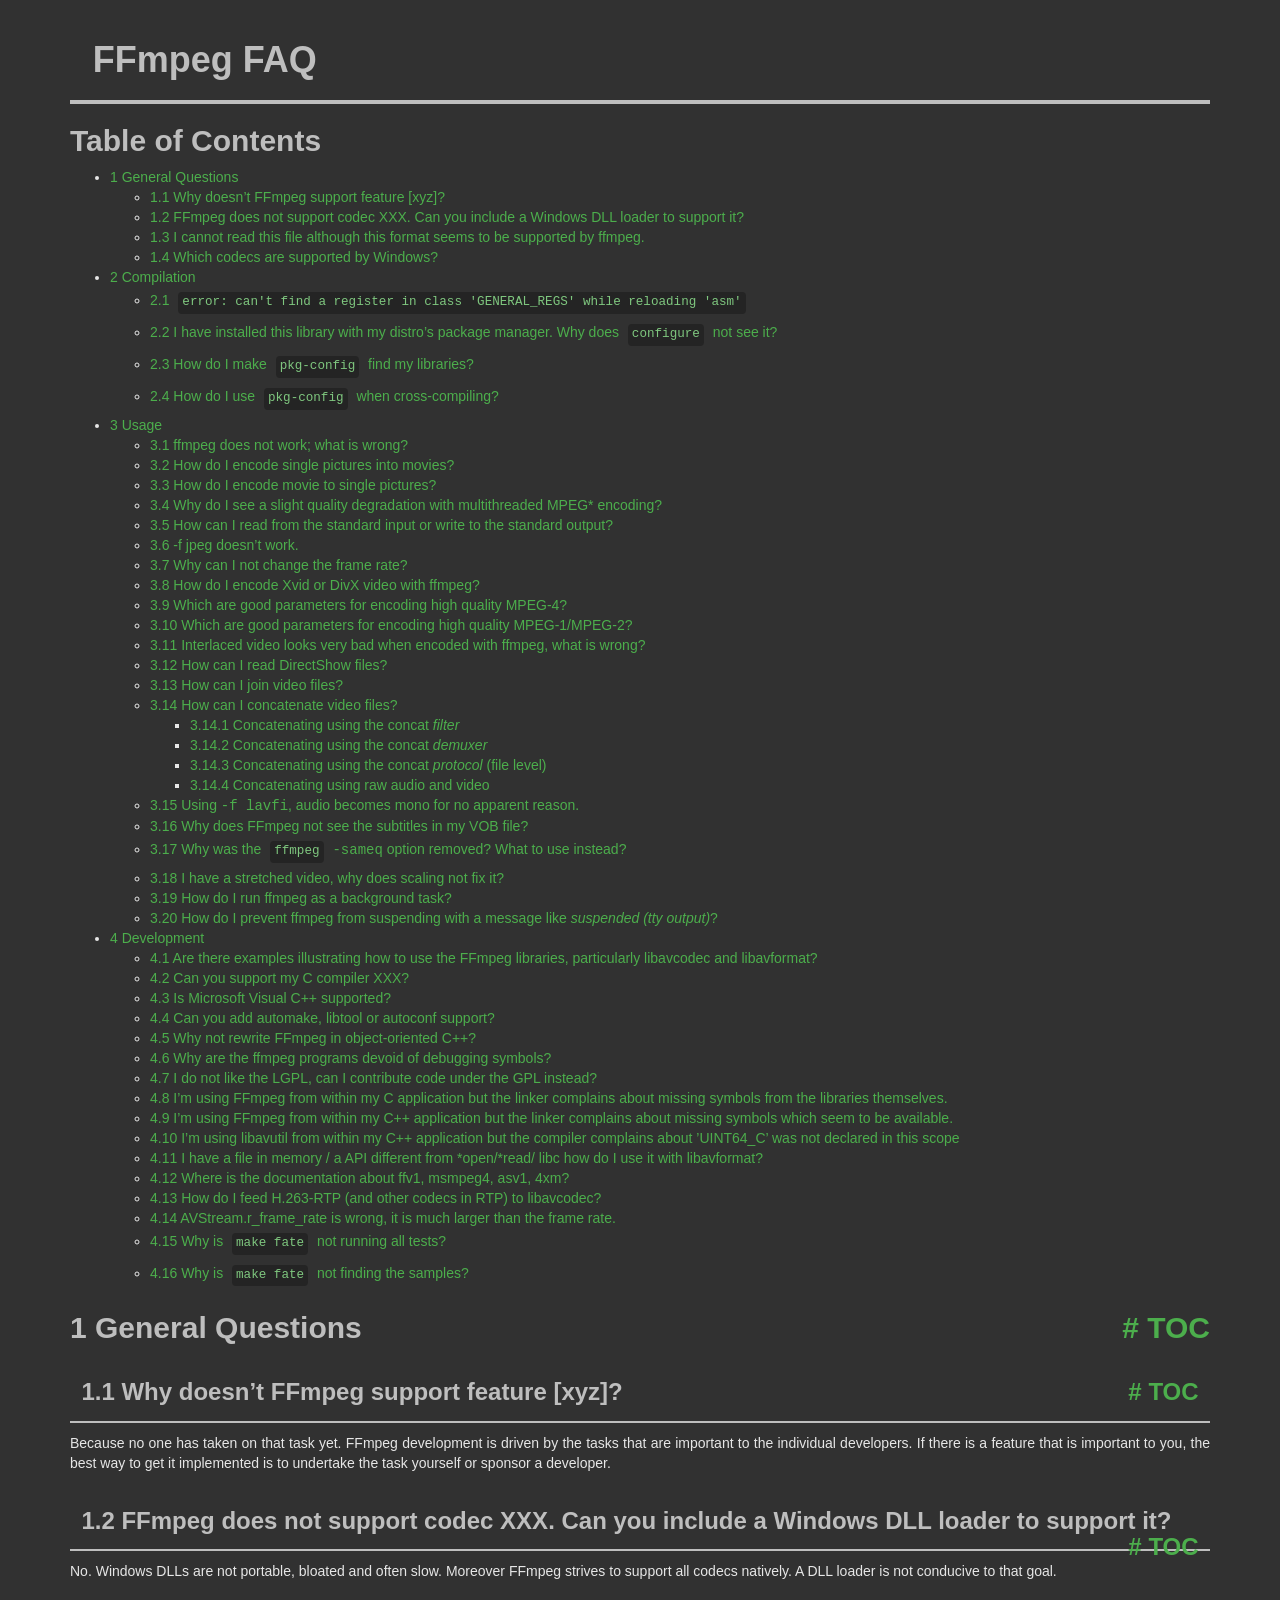
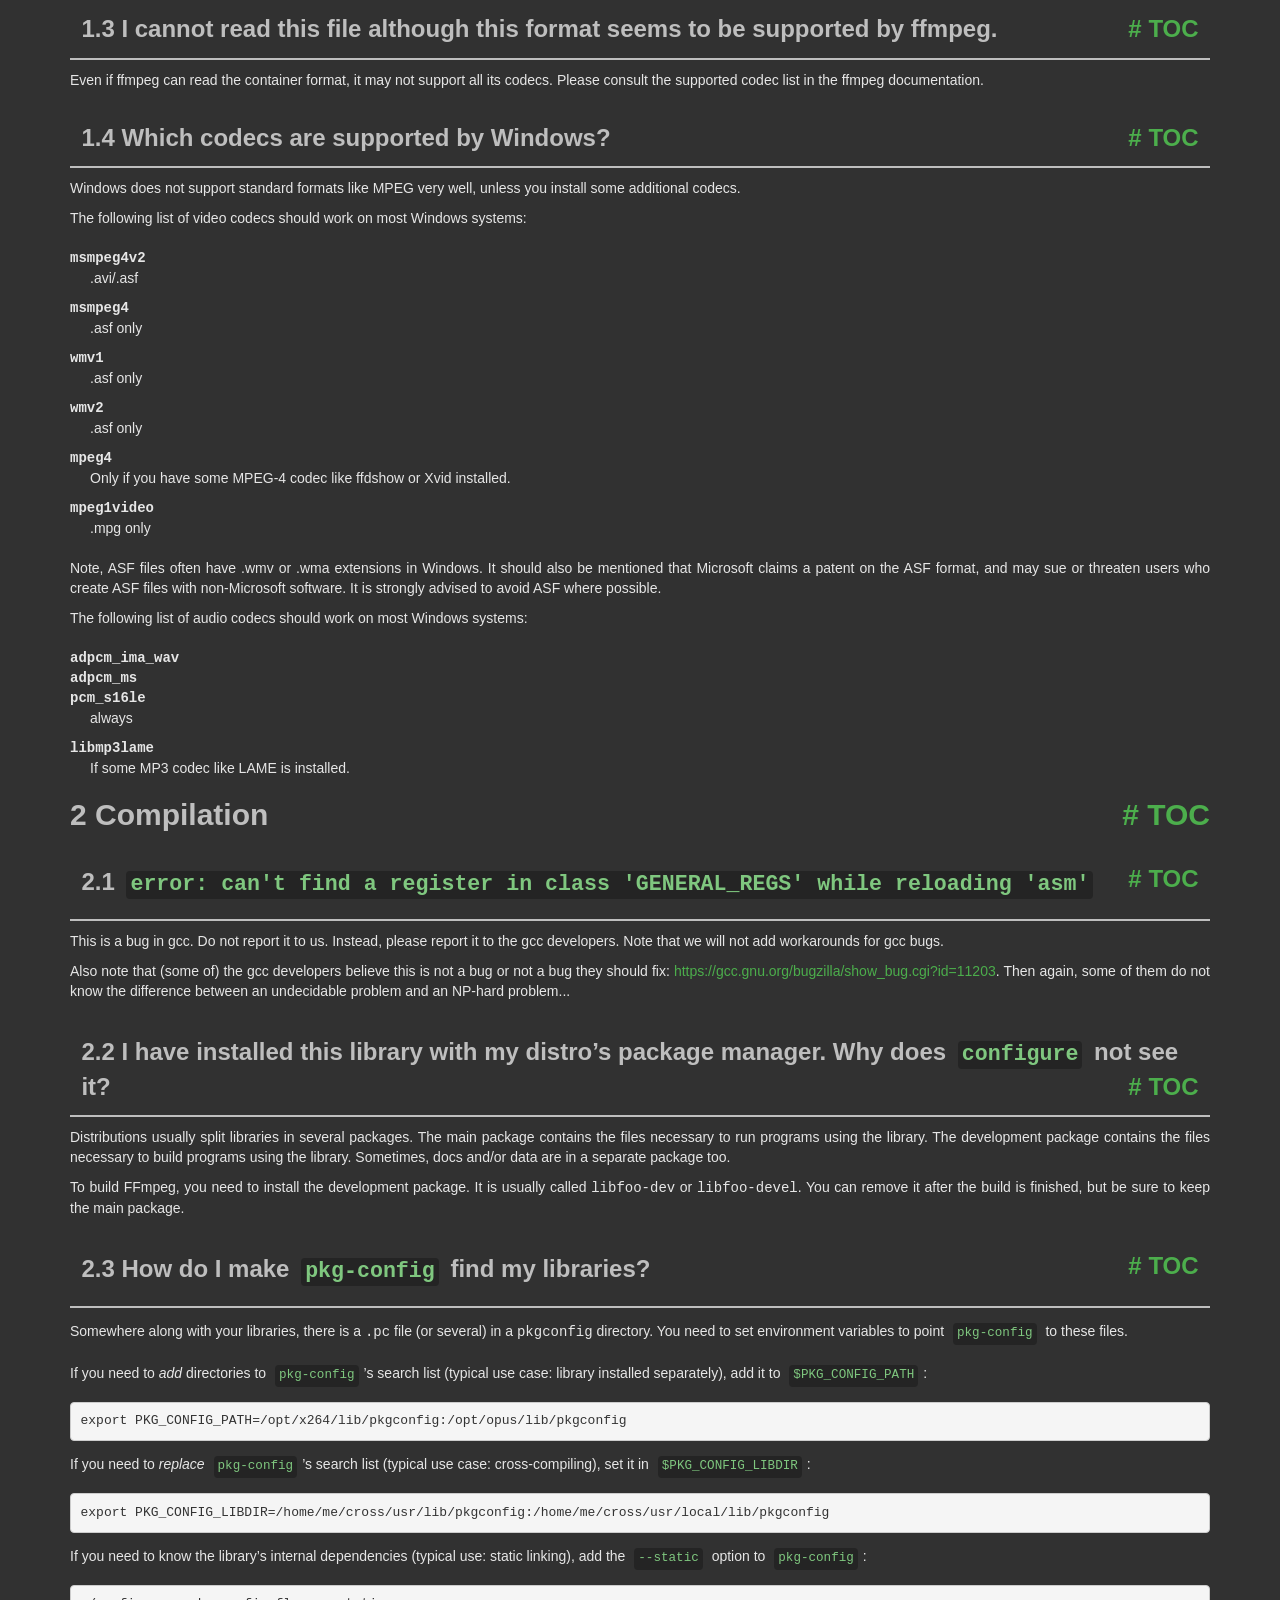
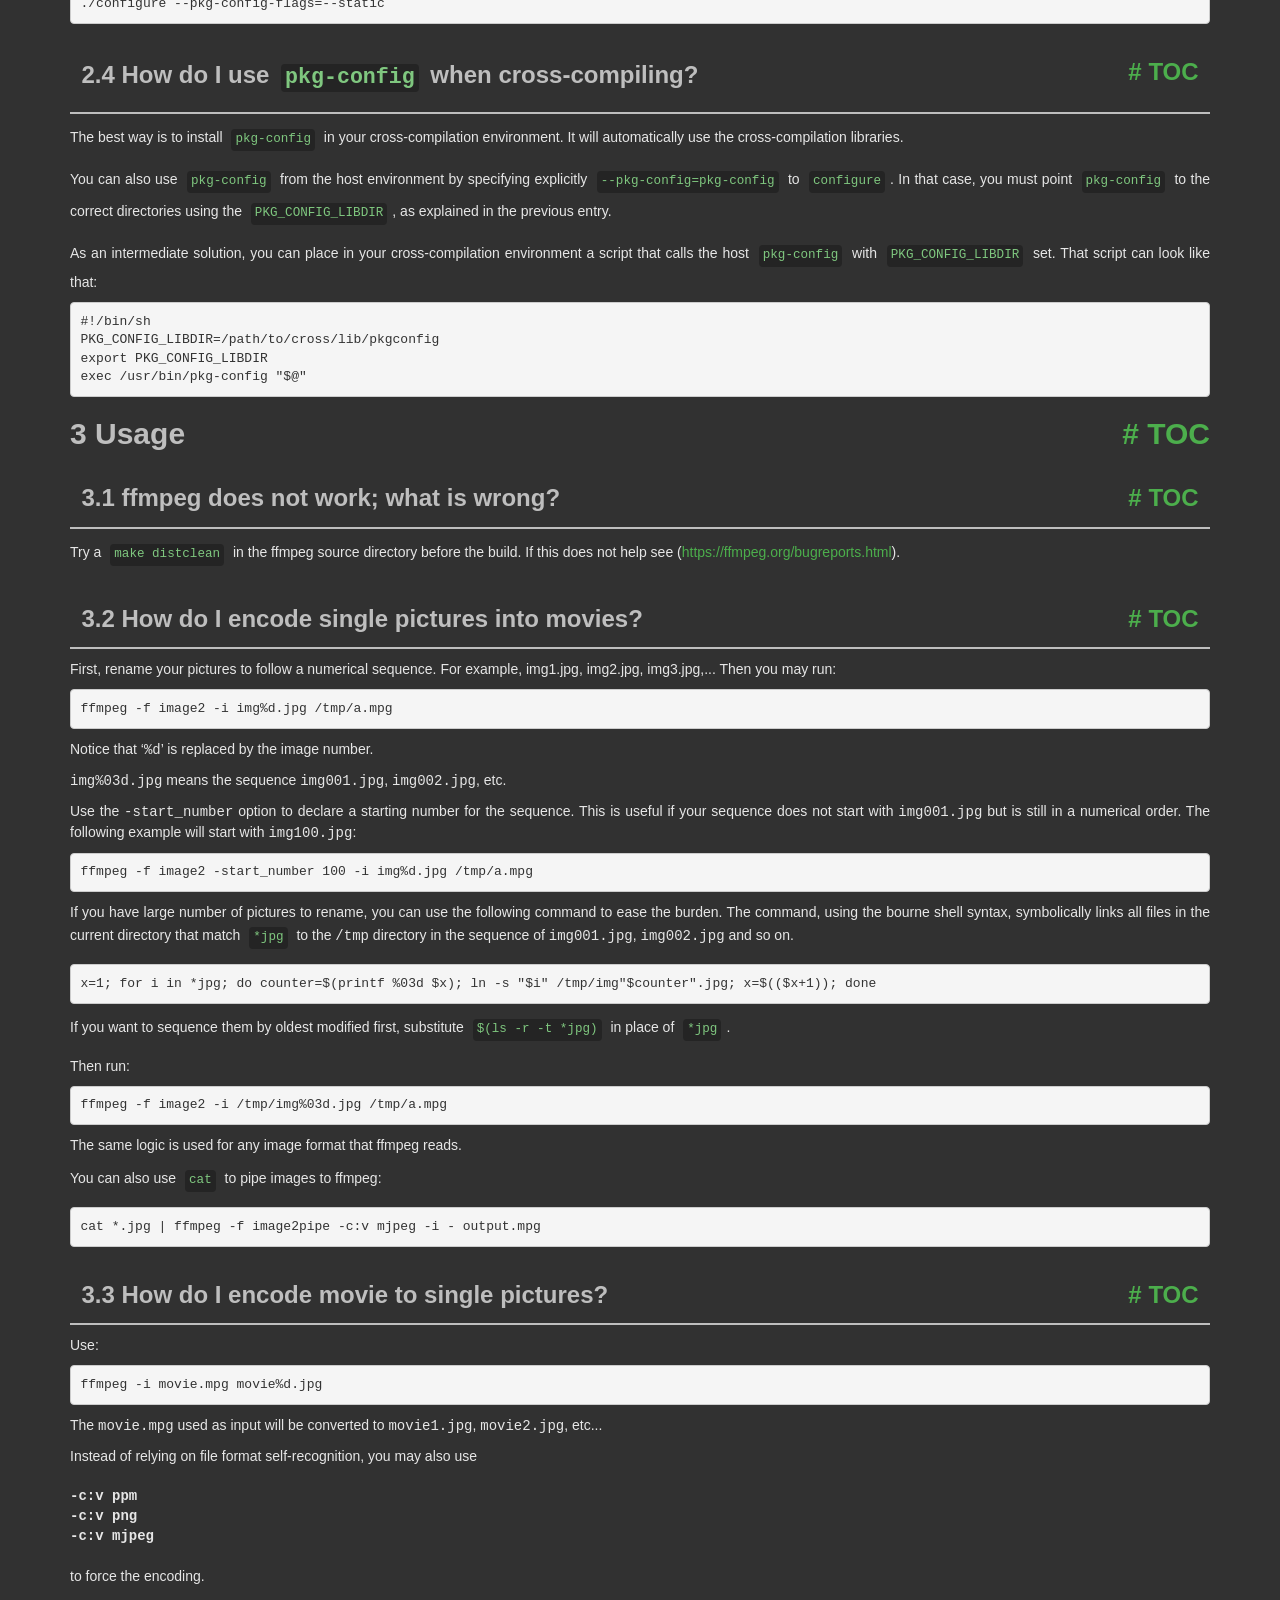
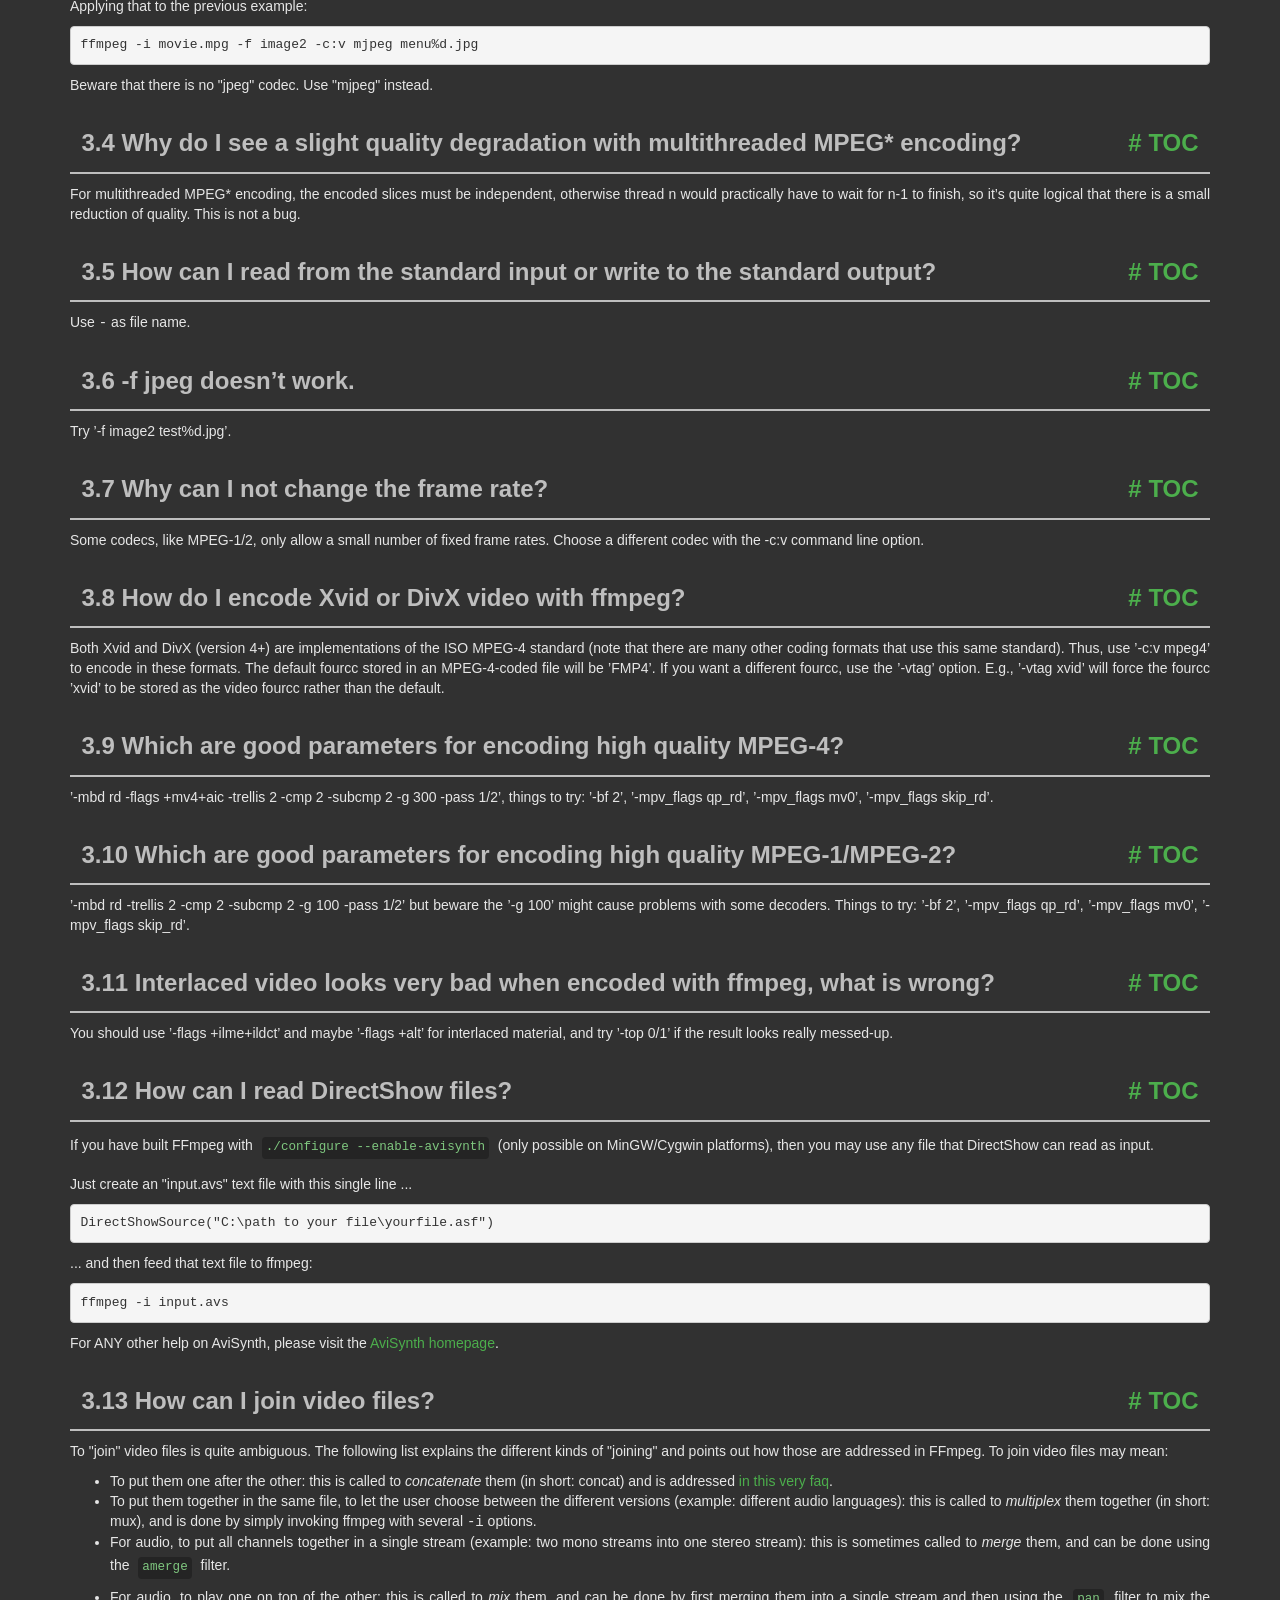
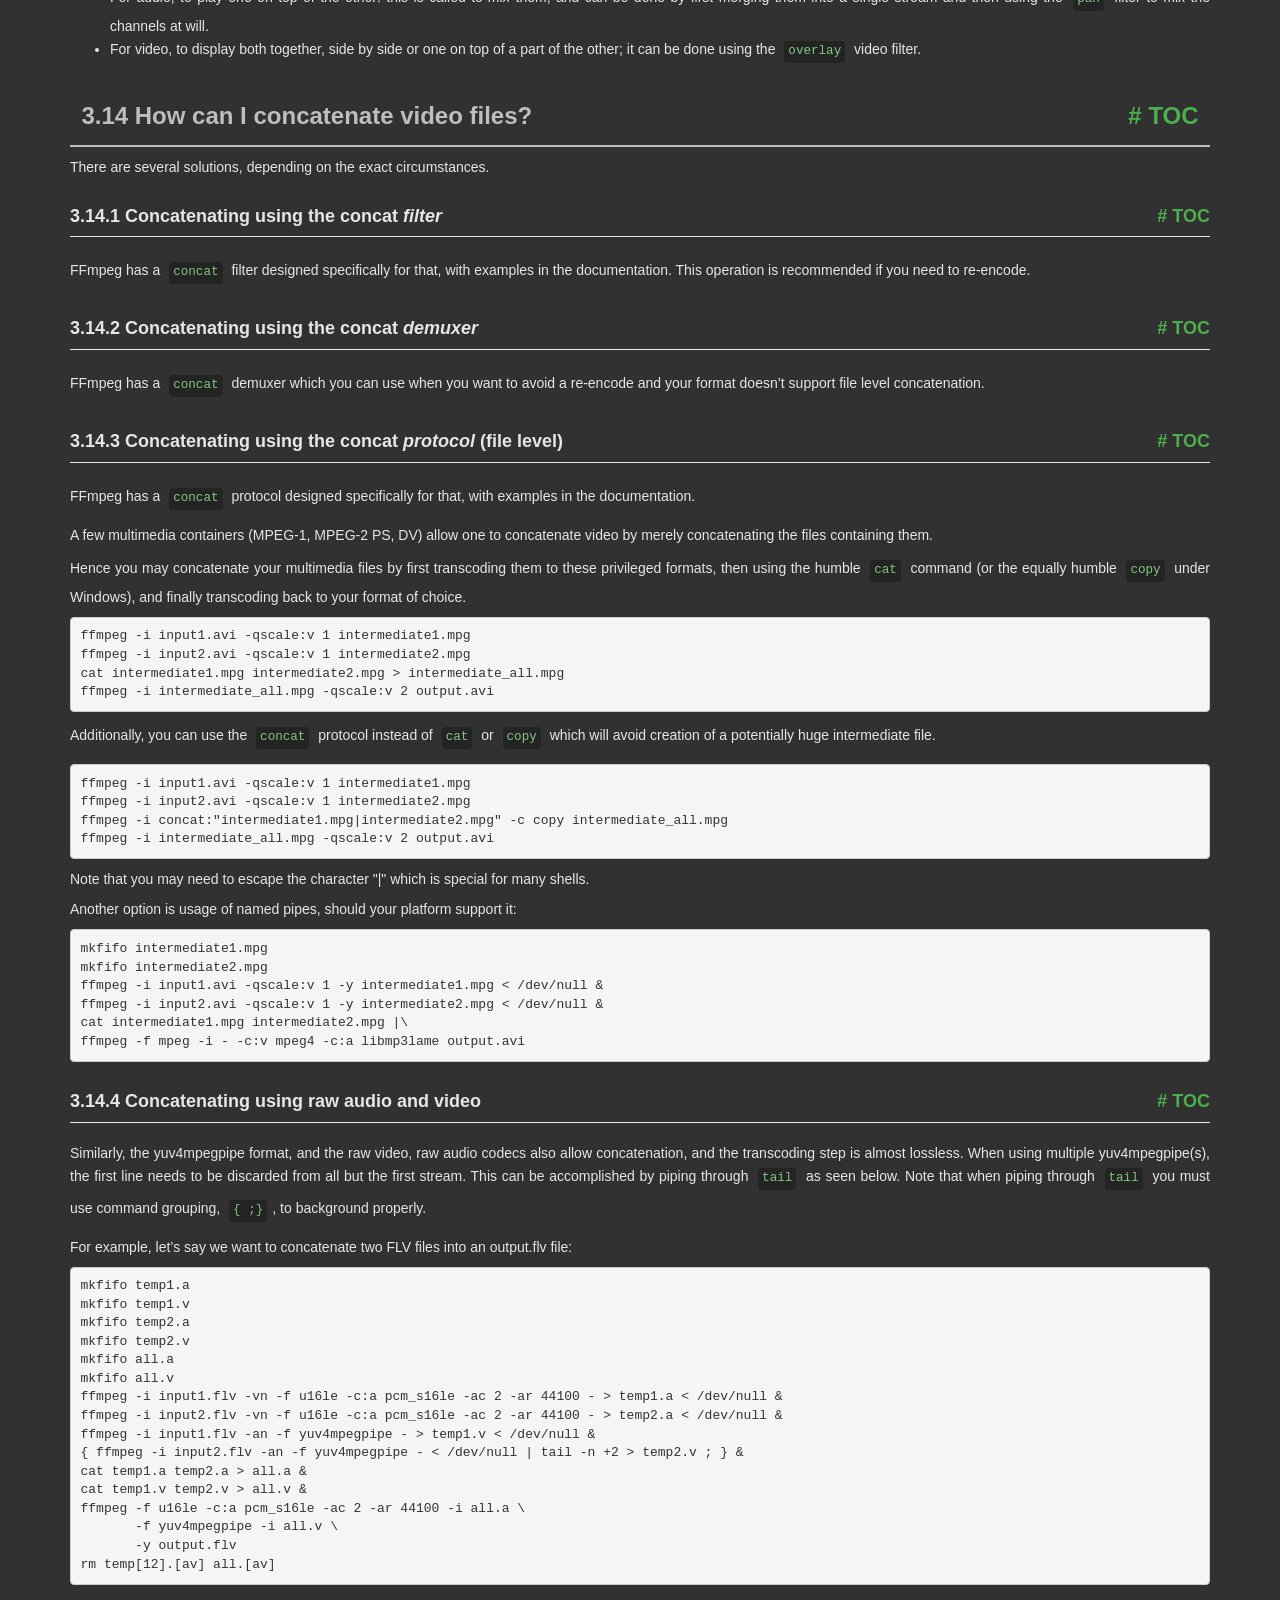
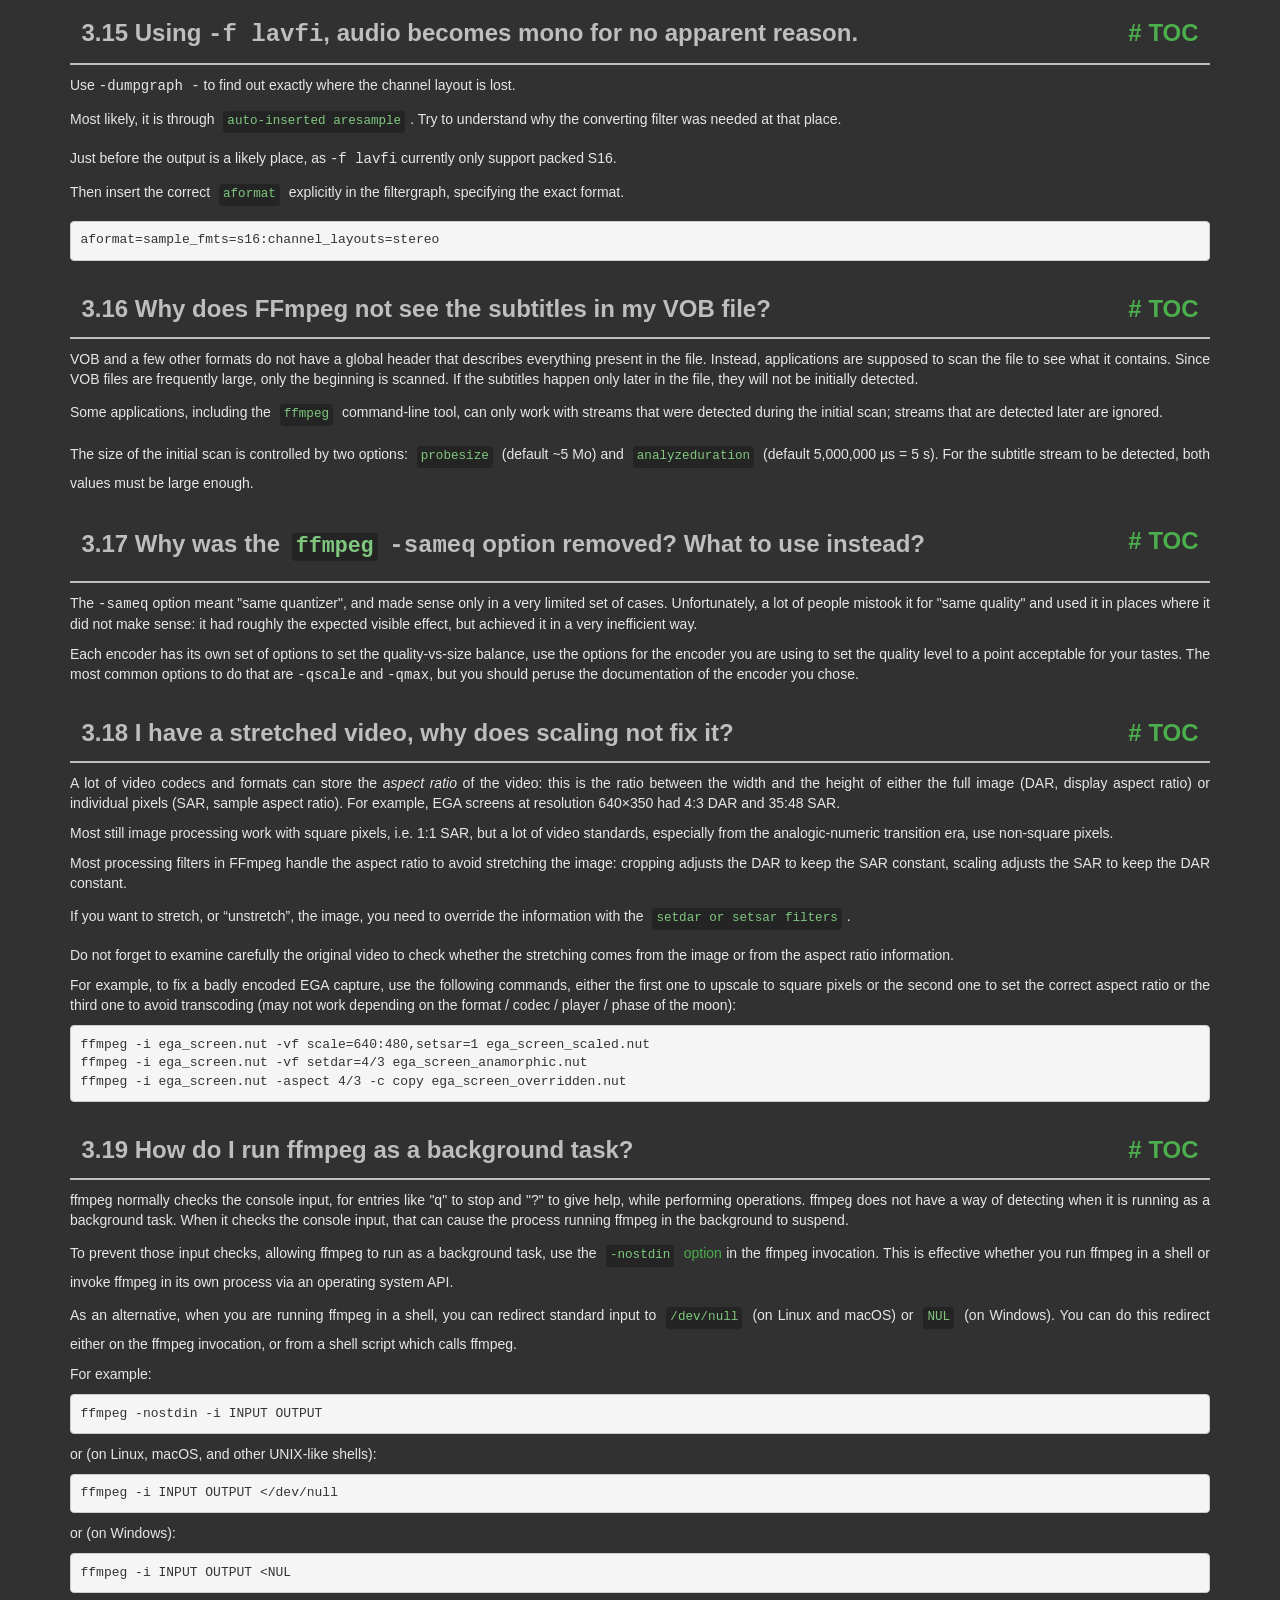
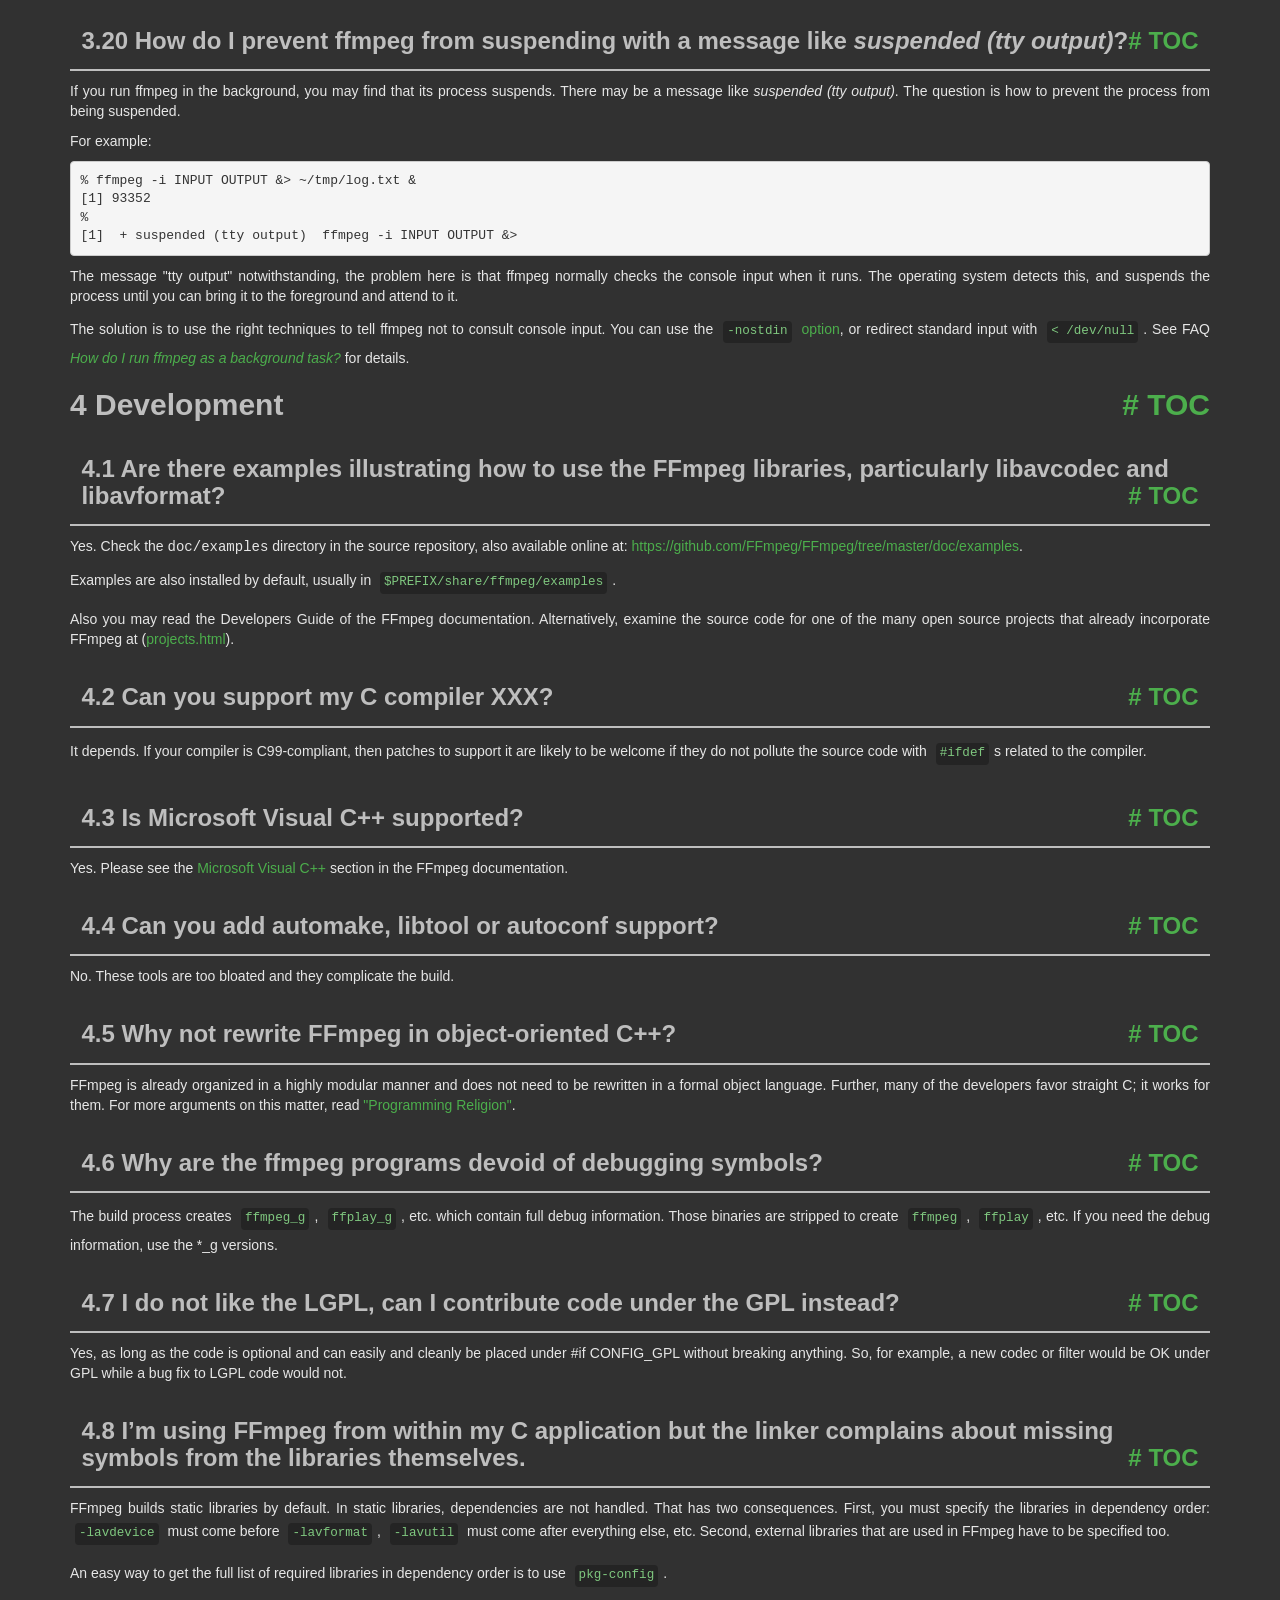
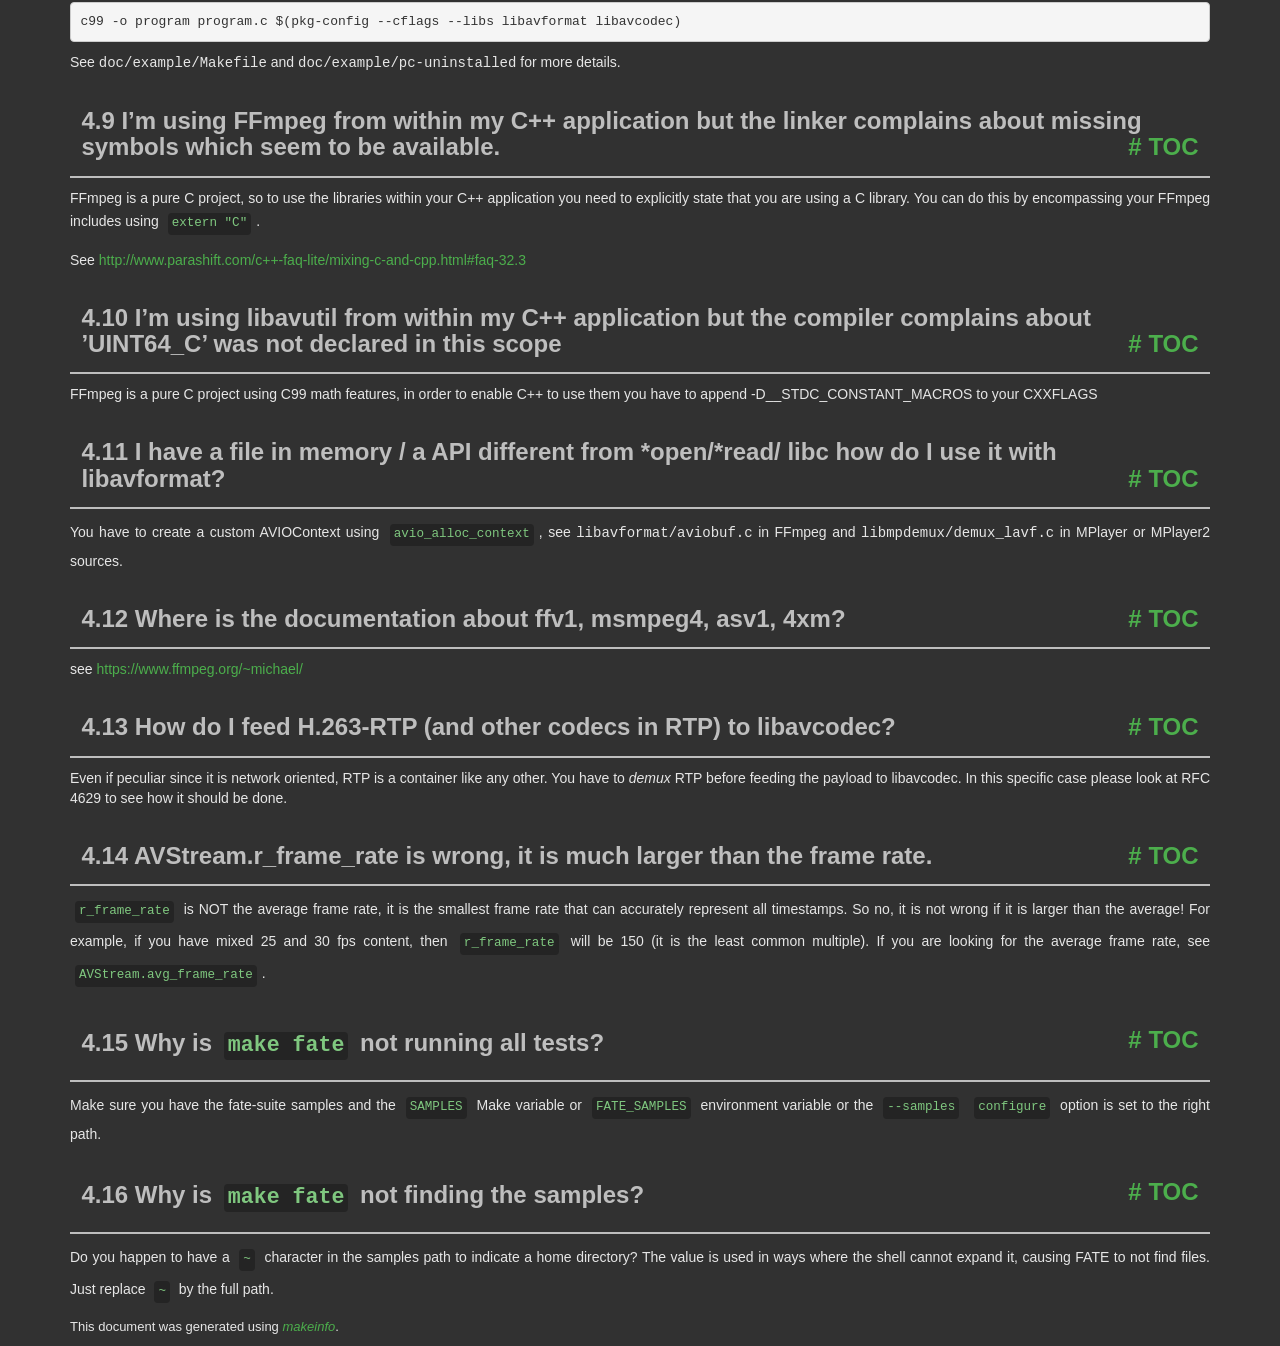
<file: ffmpeg-8.0-essentials_build/ffmpeg-8.0-essentials_build/doc/faq.html>
<!DOCTYPE html PUBLIC "-//W3C//DTD HTML 4.01 Transitional//EN" "http://www.w3.org/TR/html4/loose.dtd">
<html>
<!-- Created by GNU Texinfo 7.2, https://www.gnu.org/software/texinfo/ -->
  <head>
    <meta charset="utf-8">
    <title>
      FFmpeg FAQ
    </title>
    <meta name="viewport" content="width=device-width,initial-scale=1.0">
    <link rel="stylesheet" type="text/css" href="bootstrap.min.css">
    <link rel="stylesheet" type="text/css" href="style.min.css">
  </head>
  <body>
    <div class="container">
      <h1>
      FFmpeg FAQ
      </h1>


<a name="SEC_Top"></a>

<div class="region-contents" id="SEC_Contents">
<h2 class="contents-heading">Table of Contents</h2>

<div class="contents">

<ul class="toc-numbered-mark">
  <li><a id="toc-General-Questions" href="#General-Questions">1 General Questions</a>
  <ul class="toc-numbered-mark">
    <li><a id="toc-Why-doesn_0027t-FFmpeg-support-feature-_005bxyz_005d_003f" href="#Why-doesn_0027t-FFmpeg-support-feature-_005bxyz_005d_003f">1.1 Why doesn&rsquo;t FFmpeg support feature [xyz]?</a></li>
    <li><a id="toc-FFmpeg-does-not-support-codec-XXX_002e-Can-you-include-a-Windows-DLL-loader-to-support-it_003f" href="#FFmpeg-does-not-support-codec-XXX_002e-Can-you-include-a-Windows-DLL-loader-to-support-it_003f">1.2 FFmpeg does not support codec XXX. Can you include a Windows DLL loader to support it?</a></li>
    <li><a id="toc-I-cannot-read-this-file-although-this-format-seems-to-be-supported-by-ffmpeg_002e" href="#I-cannot-read-this-file-although-this-format-seems-to-be-supported-by-ffmpeg_002e">1.3 I cannot read this file although this format seems to be supported by ffmpeg.</a></li>
    <li><a id="toc-Which-codecs-are-supported-by-Windows_003f" href="#Which-codecs-are-supported-by-Windows_003f">1.4 Which codecs are supported by Windows?</a></li>
  </ul></li>
  <li><a id="toc-Compilation" href="#Compilation">2 Compilation</a>
  <ul class="toc-numbered-mark">
    <li><a id="toc-error_003a-can_0027t-find-a-register-in-class-_0027GENERAL_005fREGS_0027-while-reloading-_0027asm_0027" href="#error_003a-can_0027t-find-a-register-in-class-_0027GENERAL_005fREGS_0027-while-reloading-_0027asm_0027">2.1 <code class="code">error: can't find a register in class 'GENERAL_REGS' while reloading 'asm'</code></a></li>
    <li><a id="toc-I-have-installed-this-library-with-my-distro_0027s-package-manager_002e-Why-does-configure-not-see-it_003f" href="#I-have-installed-this-library-with-my-distro_0027s-package-manager_002e-Why-does-configure-not-see-it_003f">2.2 I have installed this library with my distro&rsquo;s package manager. Why does <code class="command">configure</code> not see it?</a></li>
    <li><a id="toc-How-do-I-make-pkg_002dconfig-find-my-libraries_003f" href="#How-do-I-make-pkg_002dconfig-find-my-libraries_003f">2.3 How do I make <code class="command">pkg-config</code> find my libraries?</a></li>
    <li><a id="toc-How-do-I-use-pkg_002dconfig-when-cross_002dcompiling_003f" href="#How-do-I-use-pkg_002dconfig-when-cross_002dcompiling_003f">2.4 How do I use <code class="command">pkg-config</code> when cross-compiling?</a></li>
  </ul></li>
  <li><a id="toc-Usage" href="#Usage">3 Usage</a>
  <ul class="toc-numbered-mark">
    <li><a id="toc-ffmpeg-does-not-work_003b-what-is-wrong_003f" href="#ffmpeg-does-not-work_003b-what-is-wrong_003f">3.1 ffmpeg does not work; what is wrong?</a></li>
    <li><a id="toc-How-do-I-encode-single-pictures-into-movies_003f" href="#How-do-I-encode-single-pictures-into-movies_003f">3.2 How do I encode single pictures into movies?</a></li>
    <li><a id="toc-How-do-I-encode-movie-to-single-pictures_003f" href="#How-do-I-encode-movie-to-single-pictures_003f">3.3 How do I encode movie to single pictures?</a></li>
    <li><a id="toc-Why-do-I-see-a-slight-quality-degradation-with-multithreaded-MPEG_002a-encoding_003f" href="#Why-do-I-see-a-slight-quality-degradation-with-multithreaded-MPEG_002a-encoding_003f">3.4 Why do I see a slight quality degradation with multithreaded MPEG* encoding?</a></li>
    <li><a id="toc-How-can-I-read-from-the-standard-input-or-write-to-the-standard-output_003f" href="#How-can-I-read-from-the-standard-input-or-write-to-the-standard-output_003f">3.5 How can I read from the standard input or write to the standard output?</a></li>
    <li><a id="toc-_002df-jpeg-doesn_0027t-work_002e" href="#g_t_002df-jpeg-doesn_0027t-work_002e">3.6 -f jpeg doesn&rsquo;t work.</a></li>
    <li><a id="toc-Why-can-I-not-change-the-frame-rate_003f" href="#Why-can-I-not-change-the-frame-rate_003f">3.7 Why can I not change the frame rate?</a></li>
    <li><a id="toc-How-do-I-encode-Xvid-or-DivX-video-with-ffmpeg_003f" href="#How-do-I-encode-Xvid-or-DivX-video-with-ffmpeg_003f">3.8 How do I encode Xvid or DivX video with ffmpeg?</a></li>
    <li><a id="toc-Which-are-good-parameters-for-encoding-high-quality-MPEG_002d4_003f" href="#Which-are-good-parameters-for-encoding-high-quality-MPEG_002d4_003f">3.9 Which are good parameters for encoding high quality MPEG-4?</a></li>
    <li><a id="toc-Which-are-good-parameters-for-encoding-high-quality-MPEG_002d1_002fMPEG_002d2_003f" href="#Which-are-good-parameters-for-encoding-high-quality-MPEG_002d1_002fMPEG_002d2_003f">3.10 Which are good parameters for encoding high quality MPEG-1/MPEG-2?</a></li>
    <li><a id="toc-Interlaced-video-looks-very-bad-when-encoded-with-ffmpeg_002c-what-is-wrong_003f" href="#Interlaced-video-looks-very-bad-when-encoded-with-ffmpeg_002c-what-is-wrong_003f">3.11 Interlaced video looks very bad when encoded with ffmpeg, what is wrong?</a></li>
    <li><a id="toc-How-can-I-read-DirectShow-files_003f" href="#How-can-I-read-DirectShow-files_003f">3.12 How can I read DirectShow files?</a></li>
    <li><a id="toc-How-can-I-join-video-files_003f" href="#How-can-I-join-video-files_003f">3.13 How can I join video files?</a></li>
    <li><a id="toc-How-can-I-concatenate-video-files_003f" href="#How-can-I-concatenate-video-files_003f">3.14 How can I concatenate video files?</a>
    <ul class="toc-numbered-mark">
      <li><a id="toc-Concatenating-using-the-concat-filter" href="#Concatenating-using-the-concat-filter">3.14.1 Concatenating using the concat <em class="emph">filter</em></a></li>
      <li><a id="toc-Concatenating-using-the-concat-demuxer" href="#Concatenating-using-the-concat-demuxer">3.14.2 Concatenating using the concat <em class="emph">demuxer</em></a></li>
      <li><a id="toc-Concatenating-using-the-concat-protocol-_0028file-level_0029" href="#Concatenating-using-the-concat-protocol-_0028file-level_0029">3.14.3 Concatenating using the concat <em class="emph">protocol</em> (file level)</a></li>
      <li><a id="toc-Concatenating-using-raw-audio-and-video" href="#Concatenating-using-raw-audio-and-video">3.14.4 Concatenating using raw audio and video</a></li>
    </ul></li>
    <li><a id="toc-Using-_002df-lavfi_002c-audio-becomes-mono-for-no-apparent-reason_002e" href="#Using-_002df-lavfi_002c-audio-becomes-mono-for-no-apparent-reason_002e">3.15 Using <samp class="option">-f lavfi</samp>, audio becomes mono for no apparent reason.</a></li>
    <li><a id="toc-Why-does-FFmpeg-not-see-the-subtitles-in-my-VOB-file_003f" href="#Why-does-FFmpeg-not-see-the-subtitles-in-my-VOB-file_003f">3.16 Why does FFmpeg not see the subtitles in my VOB file?</a></li>
    <li><a id="toc-Why-was-the-ffmpeg-_002dsameq-option-removed_003f-What-to-use-instead_003f" href="#Why-was-the-ffmpeg-_002dsameq-option-removed_003f-What-to-use-instead_003f">3.17 Why was the <code class="command">ffmpeg</code> <samp class="option">-sameq</samp> option removed? What to use instead?</a></li>
    <li><a id="toc-I-have-a-stretched-video_002c-why-does-scaling-not-fix-it_003f" href="#I-have-a-stretched-video_002c-why-does-scaling-not-fix-it_003f">3.18 I have a stretched video, why does scaling not fix it?</a></li>
    <li><a id="toc-How-do-I-run-ffmpeg-as-a-background-task_003f" href="#How-do-I-run-ffmpeg-as-a-background-task_003f">3.19 How do I run ffmpeg as a background task?</a></li>
    <li><a id="toc-How-do-I-prevent-ffmpeg-from-suspending-with-a-message-like-suspended-_0028tty-output_0029_003f" href="#How-do-I-prevent-ffmpeg-from-suspending-with-a-message-like-suspended-_0028tty-output_0029_003f">3.20 How do I prevent ffmpeg from suspending with a message like <em class="emph">suspended (tty output)</em>?</a></li>
  </ul></li>
  <li><a id="toc-Development" href="#Development">4 Development</a>
  <ul class="toc-numbered-mark">
    <li><a id="toc-Are-there-examples-illustrating-how-to-use-the-FFmpeg-libraries_002c-particularly-libavcodec-and-libavformat_003f" href="#Are-there-examples-illustrating-how-to-use-the-FFmpeg-libraries_002c-particularly-libavcodec-and-libavformat_003f">4.1 Are there examples illustrating how to use the FFmpeg libraries, particularly libavcodec and libavformat?</a></li>
    <li><a id="toc-Can-you-support-my-C-compiler-XXX_003f" href="#Can-you-support-my-C-compiler-XXX_003f">4.2 Can you support my C compiler XXX?</a></li>
    <li><a id="toc-Is-Microsoft-Visual-C_002b_002b-supported_003f" href="#Is-Microsoft-Visual-C_002b_002b-supported_003f">4.3 Is Microsoft Visual C++ supported?</a></li>
    <li><a id="toc-Can-you-add-automake_002c-libtool-or-autoconf-support_003f" href="#Can-you-add-automake_002c-libtool-or-autoconf-support_003f">4.4 Can you add automake, libtool or autoconf support?</a></li>
    <li><a id="toc-Why-not-rewrite-FFmpeg-in-object_002doriented-C_002b_002b_003f" href="#Why-not-rewrite-FFmpeg-in-object_002doriented-C_002b_002b_003f">4.5 Why not rewrite FFmpeg in object-oriented C++?</a></li>
    <li><a id="toc-Why-are-the-ffmpeg-programs-devoid-of-debugging-symbols_003f" href="#Why-are-the-ffmpeg-programs-devoid-of-debugging-symbols_003f">4.6 Why are the ffmpeg programs devoid of debugging symbols?</a></li>
    <li><a id="toc-I-do-not-like-the-LGPL_002c-can-I-contribute-code-under-the-GPL-instead_003f" href="#I-do-not-like-the-LGPL_002c-can-I-contribute-code-under-the-GPL-instead_003f">4.7 I do not like the LGPL, can I contribute code under the GPL instead?</a></li>
    <li><a id="toc-I_0027m-using-FFmpeg-from-within-my-C-application-but-the-linker-complains-about-missing-symbols-from-the-libraries-themselves_002e" href="#I_0027m-using-FFmpeg-from-within-my-C-application-but-the-linker-complains-about-missing-symbols-from-the-libraries-themselves_002e">4.8 I&rsquo;m using FFmpeg from within my C application but the linker complains about missing symbols from the libraries themselves.</a></li>
    <li><a id="toc-I_0027m-using-FFmpeg-from-within-my-C_002b_002b-application-but-the-linker-complains-about-missing-symbols-which-seem-to-be-available_002e" href="#I_0027m-using-FFmpeg-from-within-my-C_002b_002b-application-but-the-linker-complains-about-missing-symbols-which-seem-to-be-available_002e">4.9 I&rsquo;m using FFmpeg from within my C++ application but the linker complains about missing symbols which seem to be available.</a></li>
    <li><a id="toc-I_0027m-using-libavutil-from-within-my-C_002b_002b-application-but-the-compiler-complains-about-_0027UINT64_005fC_0027-was-not-declared-in-this-scope" href="#I_0027m-using-libavutil-from-within-my-C_002b_002b-application-but-the-compiler-complains-about-_0027UINT64_005fC_0027-was-not-declared-in-this-scope">4.10 I&rsquo;m using libavutil from within my C++ application but the compiler complains about &rsquo;UINT64_C&rsquo; was not declared in this scope</a></li>
    <li><a id="toc-I-have-a-file-in-memory-_002f-a-API-different-from-_002aopen_002f_002aread_002f-libc-how-do-I-use-it-with-libavformat_003f" href="#I-have-a-file-in-memory-_002f-a-API-different-from-_002aopen_002f_002aread_002f-libc-how-do-I-use-it-with-libavformat_003f">4.11 I have a file in memory / a API different from *open/*read/ libc how do I use it with libavformat?</a></li>
    <li><a id="toc-Where-is-the-documentation-about-ffv1_002c-msmpeg4_002c-asv1_002c-4xm_003f" href="#Where-is-the-documentation-about-ffv1_002c-msmpeg4_002c-asv1_002c-4xm_003f">4.12 Where is the documentation about ffv1, msmpeg4, asv1, 4xm?</a></li>
    <li><a id="toc-How-do-I-feed-H_002e263_002dRTP-_0028and-other-codecs-in-RTP_0029-to-libavcodec_003f" href="#How-do-I-feed-H_002e263_002dRTP-_0028and-other-codecs-in-RTP_0029-to-libavcodec_003f">4.13 How do I feed H.263-RTP (and other codecs in RTP) to libavcodec?</a></li>
    <li><a id="toc-AVStream_002er_005fframe_005frate-is-wrong_002c-it-is-much-larger-than-the-frame-rate_002e" href="#AVStream_002er_005fframe_005frate-is-wrong_002c-it-is-much-larger-than-the-frame-rate_002e">4.14 AVStream.r_frame_rate is wrong, it is much larger than the frame rate.</a></li>
    <li><a id="toc-Why-is-make-fate-not-running-all-tests_003f" href="#Why-is-make-fate-not-running-all-tests_003f">4.15 Why is <code class="code">make fate</code> not running all tests?</a></li>
    <li><a id="toc-Why-is-make-fate-not-finding-the-samples_003f" href="#Why-is-make-fate-not-finding-the-samples_003f">4.16 Why is <code class="code">make fate</code> not finding the samples?</a></li>
  </ul></li>
</ul>
</div>
</div>

<a name="General-Questions"></a>
<h2 class="chapter">1 General Questions<span class="pull-right"><a class="anchor hidden-xs" href="#General-Questions" aria-hidden="true">#</a> <a class="anchor hidden-xs"href="#toc-General-Questions" aria-hidden="true">TOC</a></span></h2>

<a name="Why-doesn_0027t-FFmpeg-support-feature-_005bxyz_005d_003f"></a>
<h3 class="section">1.1 Why doesn&rsquo;t FFmpeg support feature [xyz]?<span class="pull-right"><a class="anchor hidden-xs" href="#Why-doesn_0027t-FFmpeg-support-feature-_005bxyz_005d_003f" aria-hidden="true">#</a> <a class="anchor hidden-xs"href="#toc-Why-doesn_0027t-FFmpeg-support-feature-_005bxyz_005d_003f" aria-hidden="true">TOC</a></span></h3>

<p>Because no one has taken on that task yet. FFmpeg development is
driven by the tasks that are important to the individual developers.
If there is a feature that is important to you, the best way to get
it implemented is to undertake the task yourself or sponsor a developer.
</p>
<a name="FFmpeg-does-not-support-codec-XXX_002e-Can-you-include-a-Windows-DLL-loader-to-support-it_003f"></a>
<h3 class="section">1.2 FFmpeg does not support codec XXX. Can you include a Windows DLL loader to support it?<span class="pull-right"><a class="anchor hidden-xs" href="#FFmpeg-does-not-support-codec-XXX_002e-Can-you-include-a-Windows-DLL-loader-to-support-it_003f" aria-hidden="true">#</a> <a class="anchor hidden-xs"href="#toc-FFmpeg-does-not-support-codec-XXX_002e-Can-you-include-a-Windows-DLL-loader-to-support-it_003f" aria-hidden="true">TOC</a></span></h3>

<p>No. Windows DLLs are not portable, bloated and often slow.
Moreover FFmpeg strives to support all codecs natively.
A DLL loader is not conducive to that goal.
</p>
<a name="I-cannot-read-this-file-although-this-format-seems-to-be-supported-by-ffmpeg_002e"></a>
<h3 class="section">1.3 I cannot read this file although this format seems to be supported by ffmpeg.<span class="pull-right"><a class="anchor hidden-xs" href="#I-cannot-read-this-file-although-this-format-seems-to-be-supported-by-ffmpeg_002e" aria-hidden="true">#</a> <a class="anchor hidden-xs"href="#toc-I-cannot-read-this-file-although-this-format-seems-to-be-supported-by-ffmpeg_002e" aria-hidden="true">TOC</a></span></h3>

<p>Even if ffmpeg can read the container format, it may not support all its
codecs. Please consult the supported codec list in the ffmpeg
documentation.
</p>
<a name="Which-codecs-are-supported-by-Windows_003f"></a>
<h3 class="section">1.4 Which codecs are supported by Windows?<span class="pull-right"><a class="anchor hidden-xs" href="#Which-codecs-are-supported-by-Windows_003f" aria-hidden="true">#</a> <a class="anchor hidden-xs"href="#toc-Which-codecs-are-supported-by-Windows_003f" aria-hidden="true">TOC</a></span></h3>

<p>Windows does not support standard formats like MPEG very well, unless you
install some additional codecs.
</p>
<p>The following list of video codecs should work on most Windows systems:
</p><dl class="table">
<dt><samp class="option">msmpeg4v2</samp></dt>
<dd><p>.avi/.asf
</p></dd>
<dt><samp class="option">msmpeg4</samp></dt>
<dd><p>.asf only
</p></dd>
<dt><samp class="option">wmv1</samp></dt>
<dd><p>.asf only
</p></dd>
<dt><samp class="option">wmv2</samp></dt>
<dd><p>.asf only
</p></dd>
<dt><samp class="option">mpeg4</samp></dt>
<dd><p>Only if you have some MPEG-4 codec like ffdshow or Xvid installed.
</p></dd>
<dt><samp class="option">mpeg1video</samp></dt>
<dd><p>.mpg only
</p></dd>
</dl>
<p>Note, ASF files often have .wmv or .wma extensions in Windows. It should also
be mentioned that Microsoft claims a patent on the ASF format, and may sue
or threaten users who create ASF files with non-Microsoft software. It is
strongly advised to avoid ASF where possible.
</p>
<p>The following list of audio codecs should work on most Windows systems:
</p><dl class="table">
<dt><samp class="option">adpcm_ima_wav</samp></dt>
<dt><samp class="option">adpcm_ms</samp></dt>
<dt><samp class="option">pcm_s16le</samp></dt>
<dd><p>always
</p></dd>
<dt><samp class="option">libmp3lame</samp></dt>
<dd><p>If some MP3 codec like LAME is installed.
</p></dd>
</dl>


<a name="Compilation"></a>
<h2 class="chapter">2 Compilation<span class="pull-right"><a class="anchor hidden-xs" href="#Compilation" aria-hidden="true">#</a> <a class="anchor hidden-xs"href="#toc-Compilation" aria-hidden="true">TOC</a></span></h2>

<a name="error_003a-can_0027t-find-a-register-in-class-_0027GENERAL_005fREGS_0027-while-reloading-_0027asm_0027"></a>
<h3 class="section">2.1 <code class="code">error: can't find a register in class 'GENERAL_REGS' while reloading 'asm'</code><span class="pull-right"><a class="anchor hidden-xs" href="#error_003a-can_0027t-find-a-register-in-class-_0027GENERAL_005fREGS_0027-while-reloading-_0027asm_0027" aria-hidden="true">#</a> <a class="anchor hidden-xs"href="#toc-error_003a-can_0027t-find-a-register-in-class-_0027GENERAL_005fREGS_0027-while-reloading-_0027asm_0027" aria-hidden="true">TOC</a></span></h3>

<p>This is a bug in gcc. Do not report it to us. Instead, please report it to
the gcc developers. Note that we will not add workarounds for gcc bugs.
</p>
<p>Also note that (some of) the gcc developers believe this is not a bug or
not a bug they should fix:
<a class="url" href="https://gcc.gnu.org/bugzilla/show_bug.cgi?id=11203">https://gcc.gnu.org/bugzilla/show_bug.cgi?id=11203</a>.
Then again, some of them do not know the difference between an undecidable
problem and an NP-hard problem...
</p>
<a name="I-have-installed-this-library-with-my-distro_0027s-package-manager_002e-Why-does-configure-not-see-it_003f"></a>
<h3 class="section">2.2 I have installed this library with my distro&rsquo;s package manager. Why does <code class="command">configure</code> not see it?<span class="pull-right"><a class="anchor hidden-xs" href="#I-have-installed-this-library-with-my-distro_0027s-package-manager_002e-Why-does-configure-not-see-it_003f" aria-hidden="true">#</a> <a class="anchor hidden-xs"href="#toc-I-have-installed-this-library-with-my-distro_0027s-package-manager_002e-Why-does-configure-not-see-it_003f" aria-hidden="true">TOC</a></span></h3>

<p>Distributions usually split libraries in several packages. The main package
contains the files necessary to run programs using the library. The
development package contains the files necessary to build programs using the
library. Sometimes, docs and/or data are in a separate package too.
</p>
<p>To build FFmpeg, you need to install the development package. It is usually
called <samp class="file">libfoo-dev</samp> or <samp class="file">libfoo-devel</samp>. You can remove it after the
build is finished, but be sure to keep the main package.
</p>
<a name="How-do-I-make-pkg_002dconfig-find-my-libraries_003f"></a>
<h3 class="section">2.3 How do I make <code class="command">pkg-config</code> find my libraries?<span class="pull-right"><a class="anchor hidden-xs" href="#How-do-I-make-pkg_002dconfig-find-my-libraries_003f" aria-hidden="true">#</a> <a class="anchor hidden-xs"href="#toc-How-do-I-make-pkg_002dconfig-find-my-libraries_003f" aria-hidden="true">TOC</a></span></h3>

<p>Somewhere along with your libraries, there is a <samp class="file">.pc</samp> file (or several)
in a <samp class="file">pkgconfig</samp> directory. You need to set environment variables to
point <code class="command">pkg-config</code> to these files.
</p>
<p>If you need to <em class="emph">add</em> directories to <code class="command">pkg-config</code>&rsquo;s search list
(typical use case: library installed separately), add it to
<code class="code">$PKG_CONFIG_PATH</code>:
</p>
<div class="example">
<pre class="example-preformatted">export PKG_CONFIG_PATH=/opt/x264/lib/pkgconfig:/opt/opus/lib/pkgconfig
</pre></div>

<p>If you need to <em class="emph">replace</em> <code class="command">pkg-config</code>&rsquo;s search list
(typical use case: cross-compiling), set it in
<code class="code">$PKG_CONFIG_LIBDIR</code>:
</p>
<div class="example">
<pre class="example-preformatted">export PKG_CONFIG_LIBDIR=/home/me/cross/usr/lib/pkgconfig:/home/me/cross/usr/local/lib/pkgconfig
</pre></div>

<p>If you need to know the library&rsquo;s internal dependencies (typical use: static
linking), add the <code class="code">--static</code> option to <code class="command">pkg-config</code>:
</p>
<div class="example">
<pre class="example-preformatted">./configure --pkg-config-flags=--static
</pre></div>

<a name="How-do-I-use-pkg_002dconfig-when-cross_002dcompiling_003f"></a>
<h3 class="section">2.4 How do I use <code class="command">pkg-config</code> when cross-compiling?<span class="pull-right"><a class="anchor hidden-xs" href="#How-do-I-use-pkg_002dconfig-when-cross_002dcompiling_003f" aria-hidden="true">#</a> <a class="anchor hidden-xs"href="#toc-How-do-I-use-pkg_002dconfig-when-cross_002dcompiling_003f" aria-hidden="true">TOC</a></span></h3>

<p>The best way is to install <code class="command">pkg-config</code> in your cross-compilation
environment. It will automatically use the cross-compilation libraries.
</p>
<p>You can also use <code class="command">pkg-config</code> from the host environment by
specifying explicitly <code class="code">--pkg-config=pkg-config</code> to <code class="command">configure</code>.
In that case, you must point <code class="command">pkg-config</code> to the correct directories
using the <code class="code">PKG_CONFIG_LIBDIR</code>, as explained in the previous entry.
</p>
<p>As an intermediate solution, you can place in your cross-compilation
environment a script that calls the host <code class="command">pkg-config</code> with
<code class="code">PKG_CONFIG_LIBDIR</code> set. That script can look like that:
</p>
<div class="example">
<pre class="example-preformatted">#!/bin/sh
PKG_CONFIG_LIBDIR=/path/to/cross/lib/pkgconfig
export PKG_CONFIG_LIBDIR
exec /usr/bin/pkg-config &quot;$@&quot;
</pre></div>

<a name="Usage"></a>
<h2 class="chapter">3 Usage<span class="pull-right"><a class="anchor hidden-xs" href="#Usage" aria-hidden="true">#</a> <a class="anchor hidden-xs"href="#toc-Usage" aria-hidden="true">TOC</a></span></h2>

<a name="ffmpeg-does-not-work_003b-what-is-wrong_003f"></a>
<h3 class="section">3.1 ffmpeg does not work; what is wrong?<span class="pull-right"><a class="anchor hidden-xs" href="#ffmpeg-does-not-work_003b-what-is-wrong_003f" aria-hidden="true">#</a> <a class="anchor hidden-xs"href="#toc-ffmpeg-does-not-work_003b-what-is-wrong_003f" aria-hidden="true">TOC</a></span></h3>

<p>Try a <code class="code">make distclean</code> in the ffmpeg source directory before the build.
If this does not help see
(<a class="url" href="https://ffmpeg.org/bugreports.html">https://ffmpeg.org/bugreports.html</a>).
</p>
<a name="How-do-I-encode-single-pictures-into-movies_003f"></a>
<h3 class="section">3.2 How do I encode single pictures into movies?<span class="pull-right"><a class="anchor hidden-xs" href="#How-do-I-encode-single-pictures-into-movies_003f" aria-hidden="true">#</a> <a class="anchor hidden-xs"href="#toc-How-do-I-encode-single-pictures-into-movies_003f" aria-hidden="true">TOC</a></span></h3>

<p>First, rename your pictures to follow a numerical sequence.
For example, img1.jpg, img2.jpg, img3.jpg,...
Then you may run:
</p>
<div class="example">
<pre class="example-preformatted">ffmpeg -f image2 -i img%d.jpg /tmp/a.mpg
</pre></div>

<p>Notice that &lsquo;<samp class="samp">%d</samp>&rsquo; is replaced by the image number.
</p>
<p><samp class="file">img%03d.jpg</samp> means the sequence <samp class="file">img001.jpg</samp>, <samp class="file">img002.jpg</samp>, etc.
</p>
<p>Use the <samp class="option">-start_number</samp> option to declare a starting number for
the sequence. This is useful if your sequence does not start with
<samp class="file">img001.jpg</samp> but is still in a numerical order. The following
example will start with <samp class="file">img100.jpg</samp>:
</p>
<div class="example">
<pre class="example-preformatted">ffmpeg -f image2 -start_number 100 -i img%d.jpg /tmp/a.mpg
</pre></div>

<p>If you have large number of pictures to rename, you can use the
following command to ease the burden. The command, using the bourne
shell syntax, symbolically links all files in the current directory
that match <code class="code">*jpg</code> to the <samp class="file">/tmp</samp> directory in the sequence of
<samp class="file">img001.jpg</samp>, <samp class="file">img002.jpg</samp> and so on.
</p>
<div class="example">
<pre class="example-preformatted">x=1; for i in *jpg; do counter=$(printf %03d $x); ln -s &quot;$i&quot; /tmp/img&quot;$counter&quot;.jpg; x=$(($x+1)); done
</pre></div>

<p>If you want to sequence them by oldest modified first, substitute
<code class="code">$(ls -r -t *jpg)</code> in place of <code class="code">*jpg</code>.
</p>
<p>Then run:
</p>
<div class="example">
<pre class="example-preformatted">ffmpeg -f image2 -i /tmp/img%03d.jpg /tmp/a.mpg
</pre></div>

<p>The same logic is used for any image format that ffmpeg reads.
</p>
<p>You can also use <code class="command">cat</code> to pipe images to ffmpeg:
</p>
<div class="example">
<pre class="example-preformatted">cat *.jpg | ffmpeg -f image2pipe -c:v mjpeg -i - output.mpg
</pre></div>

<a name="How-do-I-encode-movie-to-single-pictures_003f"></a>
<h3 class="section">3.3 How do I encode movie to single pictures?<span class="pull-right"><a class="anchor hidden-xs" href="#How-do-I-encode-movie-to-single-pictures_003f" aria-hidden="true">#</a> <a class="anchor hidden-xs"href="#toc-How-do-I-encode-movie-to-single-pictures_003f" aria-hidden="true">TOC</a></span></h3>

<p>Use:
</p>
<div class="example">
<pre class="example-preformatted">ffmpeg -i movie.mpg movie%d.jpg
</pre></div>

<p>The <samp class="file">movie.mpg</samp> used as input will be converted to
<samp class="file">movie1.jpg</samp>, <samp class="file">movie2.jpg</samp>, etc...
</p>
<p>Instead of relying on file format self-recognition, you may also use
</p><dl class="table">
<dt><samp class="option">-c:v ppm</samp></dt>
<dt><samp class="option">-c:v png</samp></dt>
<dt><samp class="option">-c:v mjpeg</samp></dt>
</dl>
<p>to force the encoding.
</p>
<p>Applying that to the previous example:
</p><div class="example">
<pre class="example-preformatted">ffmpeg -i movie.mpg -f image2 -c:v mjpeg menu%d.jpg
</pre></div>

<p>Beware that there is no &quot;jpeg&quot; codec. Use &quot;mjpeg&quot; instead.
</p>
<a name="Why-do-I-see-a-slight-quality-degradation-with-multithreaded-MPEG_002a-encoding_003f"></a>
<h3 class="section">3.4 Why do I see a slight quality degradation with multithreaded MPEG* encoding?<span class="pull-right"><a class="anchor hidden-xs" href="#Why-do-I-see-a-slight-quality-degradation-with-multithreaded-MPEG_002a-encoding_003f" aria-hidden="true">#</a> <a class="anchor hidden-xs"href="#toc-Why-do-I-see-a-slight-quality-degradation-with-multithreaded-MPEG_002a-encoding_003f" aria-hidden="true">TOC</a></span></h3>

<p>For multithreaded MPEG* encoding, the encoded slices must be independent,
otherwise thread n would practically have to wait for n-1 to finish, so it&rsquo;s
quite logical that there is a small reduction of quality. This is not a bug.
</p>
<a name="How-can-I-read-from-the-standard-input-or-write-to-the-standard-output_003f"></a>
<h3 class="section">3.5 How can I read from the standard input or write to the standard output?<span class="pull-right"><a class="anchor hidden-xs" href="#How-can-I-read-from-the-standard-input-or-write-to-the-standard-output_003f" aria-hidden="true">#</a> <a class="anchor hidden-xs"href="#toc-How-can-I-read-from-the-standard-input-or-write-to-the-standard-output_003f" aria-hidden="true">TOC</a></span></h3>

<p>Use <samp class="file">-</samp> as file name.
</p>
<a name="g_t_002df-jpeg-doesn_0027t-work_002e"></a>
<h3 class="section">3.6 -f jpeg doesn&rsquo;t work.<span class="pull-right"><a class="anchor hidden-xs" href="#_002df-jpeg-doesn_0027t-work_002e" aria-hidden="true">#</a> <a class="anchor hidden-xs"href="#toc-_002df-jpeg-doesn_0027t-work_002e" aria-hidden="true">TOC</a></span></h3>

<p>Try &rsquo;-f image2 test%d.jpg&rsquo;.
</p>
<a name="Why-can-I-not-change-the-frame-rate_003f"></a>
<h3 class="section">3.7 Why can I not change the frame rate?<span class="pull-right"><a class="anchor hidden-xs" href="#Why-can-I-not-change-the-frame-rate_003f" aria-hidden="true">#</a> <a class="anchor hidden-xs"href="#toc-Why-can-I-not-change-the-frame-rate_003f" aria-hidden="true">TOC</a></span></h3>

<p>Some codecs, like MPEG-1/2, only allow a small number of fixed frame rates.
Choose a different codec with the -c:v command line option.
</p>
<a name="How-do-I-encode-Xvid-or-DivX-video-with-ffmpeg_003f"></a>
<h3 class="section">3.8 How do I encode Xvid or DivX video with ffmpeg?<span class="pull-right"><a class="anchor hidden-xs" href="#How-do-I-encode-Xvid-or-DivX-video-with-ffmpeg_003f" aria-hidden="true">#</a> <a class="anchor hidden-xs"href="#toc-How-do-I-encode-Xvid-or-DivX-video-with-ffmpeg_003f" aria-hidden="true">TOC</a></span></h3>

<p>Both Xvid and DivX (version 4+) are implementations of the ISO MPEG-4
standard (note that there are many other coding formats that use this
same standard). Thus, use &rsquo;-c:v mpeg4&rsquo; to encode in these formats. The
default fourcc stored in an MPEG-4-coded file will be &rsquo;FMP4&rsquo;. If you want
a different fourcc, use the &rsquo;-vtag&rsquo; option. E.g., &rsquo;-vtag xvid&rsquo; will
force the fourcc &rsquo;xvid&rsquo; to be stored as the video fourcc rather than the
default.
</p>
<a name="Which-are-good-parameters-for-encoding-high-quality-MPEG_002d4_003f"></a>
<h3 class="section">3.9 Which are good parameters for encoding high quality MPEG-4?<span class="pull-right"><a class="anchor hidden-xs" href="#Which-are-good-parameters-for-encoding-high-quality-MPEG_002d4_003f" aria-hidden="true">#</a> <a class="anchor hidden-xs"href="#toc-Which-are-good-parameters-for-encoding-high-quality-MPEG_002d4_003f" aria-hidden="true">TOC</a></span></h3>

<p>&rsquo;-mbd rd -flags +mv4+aic -trellis 2 -cmp 2 -subcmp 2 -g 300 -pass 1/2&rsquo;,
things to try: &rsquo;-bf 2&rsquo;, &rsquo;-mpv_flags qp_rd&rsquo;, &rsquo;-mpv_flags mv0&rsquo;, &rsquo;-mpv_flags skip_rd&rsquo;.
</p>
<a name="Which-are-good-parameters-for-encoding-high-quality-MPEG_002d1_002fMPEG_002d2_003f"></a>
<h3 class="section">3.10 Which are good parameters for encoding high quality MPEG-1/MPEG-2?<span class="pull-right"><a class="anchor hidden-xs" href="#Which-are-good-parameters-for-encoding-high-quality-MPEG_002d1_002fMPEG_002d2_003f" aria-hidden="true">#</a> <a class="anchor hidden-xs"href="#toc-Which-are-good-parameters-for-encoding-high-quality-MPEG_002d1_002fMPEG_002d2_003f" aria-hidden="true">TOC</a></span></h3>

<p>&rsquo;-mbd rd -trellis 2 -cmp 2 -subcmp 2 -g 100 -pass 1/2&rsquo;
but beware the &rsquo;-g 100&rsquo; might cause problems with some decoders.
Things to try: &rsquo;-bf 2&rsquo;, &rsquo;-mpv_flags qp_rd&rsquo;, &rsquo;-mpv_flags mv0&rsquo;, &rsquo;-mpv_flags skip_rd&rsquo;.
</p>
<a name="Interlaced-video-looks-very-bad-when-encoded-with-ffmpeg_002c-what-is-wrong_003f"></a>
<h3 class="section">3.11 Interlaced video looks very bad when encoded with ffmpeg, what is wrong?<span class="pull-right"><a class="anchor hidden-xs" href="#Interlaced-video-looks-very-bad-when-encoded-with-ffmpeg_002c-what-is-wrong_003f" aria-hidden="true">#</a> <a class="anchor hidden-xs"href="#toc-Interlaced-video-looks-very-bad-when-encoded-with-ffmpeg_002c-what-is-wrong_003f" aria-hidden="true">TOC</a></span></h3>

<p>You should use &rsquo;-flags +ilme+ildct&rsquo; and maybe &rsquo;-flags +alt&rsquo; for interlaced
material, and try &rsquo;-top 0/1&rsquo; if the result looks really messed-up.
</p>
<a name="How-can-I-read-DirectShow-files_003f"></a>
<h3 class="section">3.12 How can I read DirectShow files?<span class="pull-right"><a class="anchor hidden-xs" href="#How-can-I-read-DirectShow-files_003f" aria-hidden="true">#</a> <a class="anchor hidden-xs"href="#toc-How-can-I-read-DirectShow-files_003f" aria-hidden="true">TOC</a></span></h3>

<p>If you have built FFmpeg with <code class="code">./configure --enable-avisynth</code>
(only possible on MinGW/Cygwin platforms),
then you may use any file that DirectShow can read as input.
</p>
<p>Just create an &quot;input.avs&quot; text file with this single line ...
</p><div class="example">
<pre class="example-preformatted">DirectShowSource(&quot;C:\path to your file\yourfile.asf&quot;)
</pre></div>
<p>... and then feed that text file to ffmpeg:
</p><div class="example">
<pre class="example-preformatted">ffmpeg -i input.avs
</pre></div>

<p>For ANY other help on AviSynth, please visit the
<a class="uref" href="http://www.avisynth.org/">AviSynth homepage</a>.
</p>
<a name="How-can-I-join-video-files_003f"></a>
<h3 class="section">3.13 How can I join video files?<span class="pull-right"><a class="anchor hidden-xs" href="#How-can-I-join-video-files_003f" aria-hidden="true">#</a> <a class="anchor hidden-xs"href="#toc-How-can-I-join-video-files_003f" aria-hidden="true">TOC</a></span></h3>

<p>To &quot;join&quot; video files is quite ambiguous. The following list explains the
different kinds of &quot;joining&quot; and points out how those are addressed in
FFmpeg. To join video files may mean:
</p>
<ul class="itemize mark-bullet">
<li>To put them one after the other: this is called to <em class="emph">concatenate</em> them
(in short: concat) and is addressed
<a class="ref" href="#How-can-I-concatenate-video-files">in this very faq</a>.

</li><li>To put them together in the same file, to let the user choose between the
different versions (example: different audio languages): this is called to
<em class="emph">multiplex</em> them together (in short: mux), and is done by simply
invoking ffmpeg with several <samp class="option">-i</samp> options.

</li><li>For audio, to put all channels together in a single stream (example: two
mono streams into one stereo stream): this is sometimes called to
<em class="emph">merge</em> them, and can be done using the
<a class="url" href="ffmpeg-filters.html#amerge"><code class="code">amerge</code></a> filter.

</li><li>For audio, to play one on top of the other: this is called to <em class="emph">mix</em>
them, and can be done by first merging them into a single stream and then
using the <a class="url" href="ffmpeg-filters.html#pan"><code class="code">pan</code></a> filter to mix
the channels at will.

</li><li>For video, to display both together, side by side or one on top of a part of
the other; it can be done using the
<a class="url" href="ffmpeg-filters.html#overlay"><code class="code">overlay</code></a> video filter.

</li></ul>

<a class="anchor" id="How-can-I-concatenate-video-files"></a><a name="How-can-I-concatenate-video-files_003f"></a>
<h3 class="section">3.14 How can I concatenate video files?<span class="pull-right"><a class="anchor hidden-xs" href="#How-can-I-concatenate-video-files_003f" aria-hidden="true">#</a> <a class="anchor hidden-xs"href="#toc-How-can-I-concatenate-video-files_003f" aria-hidden="true">TOC</a></span></h3>

<p>There are several solutions, depending on the exact circumstances.
</p>
<a name="Concatenating-using-the-concat-filter"></a>
<h4 class="subsection">3.14.1 Concatenating using the concat <em class="emph">filter</em><span class="pull-right"><a class="anchor hidden-xs" href="#Concatenating-using-the-concat-filter" aria-hidden="true">#</a> <a class="anchor hidden-xs"href="#toc-Concatenating-using-the-concat-filter" aria-hidden="true">TOC</a></span></h4>

<p>FFmpeg has a <a class="url" href="ffmpeg-filters.html#concat"><code class="code">concat</code></a> filter designed specifically for that, with examples in the
documentation. This operation is recommended if you need to re-encode.
</p>
<a name="Concatenating-using-the-concat-demuxer"></a>
<h4 class="subsection">3.14.2 Concatenating using the concat <em class="emph">demuxer</em><span class="pull-right"><a class="anchor hidden-xs" href="#Concatenating-using-the-concat-demuxer" aria-hidden="true">#</a> <a class="anchor hidden-xs"href="#toc-Concatenating-using-the-concat-demuxer" aria-hidden="true">TOC</a></span></h4>

<p>FFmpeg has a <a class="url" href="ffmpeg-formats.html#concat"><code class="code">concat</code></a> demuxer which you can use when you want to avoid a re-encode and
your format doesn&rsquo;t support file level concatenation.
</p>
<a name="Concatenating-using-the-concat-protocol-_0028file-level_0029"></a>
<h4 class="subsection">3.14.3 Concatenating using the concat <em class="emph">protocol</em> (file level)<span class="pull-right"><a class="anchor hidden-xs" href="#Concatenating-using-the-concat-protocol-_0028file-level_0029" aria-hidden="true">#</a> <a class="anchor hidden-xs"href="#toc-Concatenating-using-the-concat-protocol-_0028file-level_0029" aria-hidden="true">TOC</a></span></h4>

<p>FFmpeg has a <a class="url" href="ffmpeg-protocols.html#concat"><code class="code">concat</code></a> protocol designed specifically for that, with examples in the
documentation.
</p>
<p>A few multimedia containers (MPEG-1, MPEG-2 PS, DV) allow one to concatenate
video by merely concatenating the files containing them.
</p>
<p>Hence you may concatenate your multimedia files by first transcoding them to
these privileged formats, then using the humble <code class="code">cat</code> command (or the
equally humble <code class="code">copy</code> under Windows), and finally transcoding back to your
format of choice.
</p>
<div class="example">
<pre class="example-preformatted">ffmpeg -i input1.avi -qscale:v 1 intermediate1.mpg
ffmpeg -i input2.avi -qscale:v 1 intermediate2.mpg
cat intermediate1.mpg intermediate2.mpg &gt; intermediate_all.mpg
ffmpeg -i intermediate_all.mpg -qscale:v 2 output.avi
</pre></div>

<p>Additionally, you can use the <code class="code">concat</code> protocol instead of <code class="code">cat</code> or
<code class="code">copy</code> which will avoid creation of a potentially huge intermediate file.
</p>
<div class="example">
<pre class="example-preformatted">ffmpeg -i input1.avi -qscale:v 1 intermediate1.mpg
ffmpeg -i input2.avi -qscale:v 1 intermediate2.mpg
ffmpeg -i concat:&quot;intermediate1.mpg|intermediate2.mpg&quot; -c copy intermediate_all.mpg
ffmpeg -i intermediate_all.mpg -qscale:v 2 output.avi
</pre></div>

<p>Note that you may need to escape the character &quot;|&quot; which is special for many
shells.
</p>
<p>Another option is usage of named pipes, should your platform support it:
</p>
<div class="example">
<pre class="example-preformatted">mkfifo intermediate1.mpg
mkfifo intermediate2.mpg
ffmpeg -i input1.avi -qscale:v 1 -y intermediate1.mpg &lt; /dev/null &amp;
ffmpeg -i input2.avi -qscale:v 1 -y intermediate2.mpg &lt; /dev/null &amp;
cat intermediate1.mpg intermediate2.mpg |\
ffmpeg -f mpeg -i - -c:v mpeg4 -c:a libmp3lame output.avi
</pre></div>

<a name="Concatenating-using-raw-audio-and-video"></a>
<h4 class="subsection">3.14.4 Concatenating using raw audio and video<span class="pull-right"><a class="anchor hidden-xs" href="#Concatenating-using-raw-audio-and-video" aria-hidden="true">#</a> <a class="anchor hidden-xs"href="#toc-Concatenating-using-raw-audio-and-video" aria-hidden="true">TOC</a></span></h4>

<p>Similarly, the yuv4mpegpipe format, and the raw video, raw audio codecs also
allow concatenation, and the transcoding step is almost lossless.
When using multiple yuv4mpegpipe(s), the first line needs to be discarded
from all but the first stream. This can be accomplished by piping through
<code class="code">tail</code> as seen below. Note that when piping through <code class="code">tail</code> you
must use command grouping, <code class="code">{  ;}</code>, to background properly.
</p>
<p>For example, let&rsquo;s say we want to concatenate two FLV files into an
output.flv file:
</p>
<div class="example">
<pre class="example-preformatted">mkfifo temp1.a
mkfifo temp1.v
mkfifo temp2.a
mkfifo temp2.v
mkfifo all.a
mkfifo all.v
ffmpeg -i input1.flv -vn -f u16le -c:a pcm_s16le -ac 2 -ar 44100 - &gt; temp1.a &lt; /dev/null &amp;
ffmpeg -i input2.flv -vn -f u16le -c:a pcm_s16le -ac 2 -ar 44100 - &gt; temp2.a &lt; /dev/null &amp;
ffmpeg -i input1.flv -an -f yuv4mpegpipe - &gt; temp1.v &lt; /dev/null &amp;
{ ffmpeg -i input2.flv -an -f yuv4mpegpipe - &lt; /dev/null | tail -n +2 &gt; temp2.v ; } &amp;
cat temp1.a temp2.a &gt; all.a &amp;
cat temp1.v temp2.v &gt; all.v &amp;
ffmpeg -f u16le -c:a pcm_s16le -ac 2 -ar 44100 -i all.a \
       -f yuv4mpegpipe -i all.v \
       -y output.flv
rm temp[12].[av] all.[av]
</pre></div>

<a name="Using-_002df-lavfi_002c-audio-becomes-mono-for-no-apparent-reason_002e"></a>
<h3 class="section">3.15 Using <samp class="option">-f lavfi</samp>, audio becomes mono for no apparent reason.<span class="pull-right"><a class="anchor hidden-xs" href="#Using-_002df-lavfi_002c-audio-becomes-mono-for-no-apparent-reason_002e" aria-hidden="true">#</a> <a class="anchor hidden-xs"href="#toc-Using-_002df-lavfi_002c-audio-becomes-mono-for-no-apparent-reason_002e" aria-hidden="true">TOC</a></span></h3>

<p>Use <samp class="option">-dumpgraph -</samp> to find out exactly where the channel layout is
lost.
</p>
<p>Most likely, it is through <code class="code">auto-inserted aresample</code>. Try to understand
why the converting filter was needed at that place.
</p>
<p>Just before the output is a likely place, as <samp class="option">-f lavfi</samp> currently
only support packed S16.
</p>
<p>Then insert the correct <code class="code">aformat</code> explicitly in the filtergraph,
specifying the exact format.
</p>
<div class="example">
<pre class="example-preformatted">aformat=sample_fmts=s16:channel_layouts=stereo
</pre></div>

<a name="Why-does-FFmpeg-not-see-the-subtitles-in-my-VOB-file_003f"></a>
<h3 class="section">3.16 Why does FFmpeg not see the subtitles in my VOB file?<span class="pull-right"><a class="anchor hidden-xs" href="#Why-does-FFmpeg-not-see-the-subtitles-in-my-VOB-file_003f" aria-hidden="true">#</a> <a class="anchor hidden-xs"href="#toc-Why-does-FFmpeg-not-see-the-subtitles-in-my-VOB-file_003f" aria-hidden="true">TOC</a></span></h3>

<p>VOB and a few other formats do not have a global header that describes
everything present in the file. Instead, applications are supposed to scan
the file to see what it contains. Since VOB files are frequently large, only
the beginning is scanned. If the subtitles happen only later in the file,
they will not be initially detected.
</p>
<p>Some applications, including the <code class="code">ffmpeg</code> command-line tool, can only
work with streams that were detected during the initial scan; streams that
are detected later are ignored.
</p>
<p>The size of the initial scan is controlled by two options: <code class="code">probesize</code>
(default ~5&nbsp;Mo) and <code class="code">analyzeduration</code> (default 5,000,000&nbsp;µs = 5&nbsp;s). For
the subtitle stream to be detected, both values must be large enough.
</p>
<a name="Why-was-the-ffmpeg-_002dsameq-option-removed_003f-What-to-use-instead_003f"></a>
<h3 class="section">3.17 Why was the <code class="command">ffmpeg</code> <samp class="option">-sameq</samp> option removed? What to use instead?<span class="pull-right"><a class="anchor hidden-xs" href="#Why-was-the-ffmpeg-_002dsameq-option-removed_003f-What-to-use-instead_003f" aria-hidden="true">#</a> <a class="anchor hidden-xs"href="#toc-Why-was-the-ffmpeg-_002dsameq-option-removed_003f-What-to-use-instead_003f" aria-hidden="true">TOC</a></span></h3>

<p>The <samp class="option">-sameq</samp> option meant &quot;same quantizer&quot;, and made sense only in a
very limited set of cases. Unfortunately, a lot of people mistook it for
&quot;same quality&quot; and used it in places where it did not make sense: it had
roughly the expected visible effect, but achieved it in a very inefficient
way.
</p>
<p>Each encoder has its own set of options to set the quality-vs-size balance,
use the options for the encoder you are using to set the quality level to a
point acceptable for your tastes. The most common options to do that are
<samp class="option">-qscale</samp> and <samp class="option">-qmax</samp>, but you should peruse the documentation
of the encoder you chose.
</p>
<a name="I-have-a-stretched-video_002c-why-does-scaling-not-fix-it_003f"></a>
<h3 class="section">3.18 I have a stretched video, why does scaling not fix it?<span class="pull-right"><a class="anchor hidden-xs" href="#I-have-a-stretched-video_002c-why-does-scaling-not-fix-it_003f" aria-hidden="true">#</a> <a class="anchor hidden-xs"href="#toc-I-have-a-stretched-video_002c-why-does-scaling-not-fix-it_003f" aria-hidden="true">TOC</a></span></h3>

<p>A lot of video codecs and formats can store the <em class="emph">aspect ratio</em> of the
video: this is the ratio between the width and the height of either the full
image (DAR, display aspect ratio) or individual pixels (SAR, sample aspect
ratio). For example, EGA screens at resolution 640×350 had 4:3 DAR and 35:48
SAR.
</p>
<p>Most still image processing work with square pixels, i.e. 1:1 SAR, but a lot
of video standards, especially from the analogic-numeric transition era, use
non-square pixels.
</p>
<p>Most processing filters in FFmpeg handle the aspect ratio to avoid
stretching the image: cropping adjusts the DAR to keep the SAR constant,
scaling adjusts the SAR to keep the DAR constant.
</p>
<p>If you want to stretch, or “unstretch”, the image, you need to override the
information with the
<a class="url" href="ffmpeg-filters.html#setdar_002c-setsar"><code class="code">setdar or setsar filters</code></a>.
</p>
<p>Do not forget to examine carefully the original video to check whether the
stretching comes from the image or from the aspect ratio information.
</p>
<p>For example, to fix a badly encoded EGA capture, use the following commands,
either the first one to upscale to square pixels or the second one to set
the correct aspect ratio or the third one to avoid transcoding (may not work
depending on the format / codec / player / phase of the moon):
</p>
<div class="example">
<pre class="example-preformatted">ffmpeg -i ega_screen.nut -vf scale=640:480,setsar=1 ega_screen_scaled.nut
ffmpeg -i ega_screen.nut -vf setdar=4/3 ega_screen_anamorphic.nut
ffmpeg -i ega_screen.nut -aspect 4/3 -c copy ega_screen_overridden.nut
</pre></div>

<a class="anchor" id="background-task"></a><a name="How-do-I-run-ffmpeg-as-a-background-task_003f"></a>
<h3 class="section">3.19 How do I run ffmpeg as a background task?<span class="pull-right"><a class="anchor hidden-xs" href="#How-do-I-run-ffmpeg-as-a-background-task_003f" aria-hidden="true">#</a> <a class="anchor hidden-xs"href="#toc-How-do-I-run-ffmpeg-as-a-background-task_003f" aria-hidden="true">TOC</a></span></h3>

<p>ffmpeg normally checks the console input, for entries like &quot;q&quot; to stop
and &quot;?&quot; to give help, while performing operations. ffmpeg does not have a way of
detecting when it is running as a background task.
When it checks the console input, that can cause the process running ffmpeg
in the background to suspend.
</p>
<p>To prevent those input checks, allowing ffmpeg to run as a background task,
use the <a class="url" href="ffmpeg.html#stdin-option"><code class="code">-nostdin</code> option</a>
in the ffmpeg invocation. This is effective whether you run ffmpeg in a shell
or invoke ffmpeg in its own process via an operating system API.
</p>
<p>As an alternative, when you are running ffmpeg in a shell, you can redirect
standard input to <code class="code">/dev/null</code> (on Linux and macOS)
or <code class="code">NUL</code> (on Windows). You can do this redirect either
on the ffmpeg invocation, or from a shell script which calls ffmpeg.
</p>
<p>For example:
</p>
<div class="example">
<pre class="example-preformatted">ffmpeg -nostdin -i INPUT OUTPUT
</pre></div>

<p>or (on Linux, macOS, and other UNIX-like shells):
</p>
<div class="example">
<pre class="example-preformatted">ffmpeg -i INPUT OUTPUT &lt;/dev/null
</pre></div>

<p>or (on Windows):
</p>
<div class="example">
<pre class="example-preformatted">ffmpeg -i INPUT OUTPUT &lt;NUL
</pre></div>

<a name="How-do-I-prevent-ffmpeg-from-suspending-with-a-message-like-suspended-_0028tty-output_0029_003f"></a>
<h3 class="section">3.20 How do I prevent ffmpeg from suspending with a message like <em class="emph">suspended (tty output)</em>?<span class="pull-right"><a class="anchor hidden-xs" href="#How-do-I-prevent-ffmpeg-from-suspending-with-a-message-like-suspended-_0028tty-output_0029_003f" aria-hidden="true">#</a> <a class="anchor hidden-xs"href="#toc-How-do-I-prevent-ffmpeg-from-suspending-with-a-message-like-suspended-_0028tty-output_0029_003f" aria-hidden="true">TOC</a></span></h3>

<p>If you run ffmpeg in the background, you may find that its process suspends.
There may be a message like <em class="emph">suspended (tty output)</em>. The question is how
to prevent the process from being suspended.
</p>
<p>For example:
</p>
<div class="example">
<pre class="example-preformatted">% ffmpeg -i INPUT OUTPUT &amp;&gt; ~/tmp/log.txt &amp;
[1] 93352
%
[1]  + suspended (tty output)  ffmpeg -i INPUT OUTPUT &amp;&gt;
</pre></div>

<p>The message &quot;tty output&quot; notwithstanding, the problem here is that
ffmpeg normally checks the console input when it runs. The operating system
detects this, and suspends the process until you can bring it to the
foreground and attend to it.
</p>
<p>The solution is to use the right techniques to tell ffmpeg not to consult
console input. You can use the
<a class="url" href="ffmpeg.html#stdin-option"><code class="code">-nostdin</code> option</a>,
or redirect standard input with <code class="code">&lt; /dev/null</code>.
See FAQ
<a class="ref" href="#background-task"><em class="emph">How do I run ffmpeg as a background task?</em></a>
for details.
</p>
<a name="Development"></a>
<h2 class="chapter">4 Development<span class="pull-right"><a class="anchor hidden-xs" href="#Development" aria-hidden="true">#</a> <a class="anchor hidden-xs"href="#toc-Development" aria-hidden="true">TOC</a></span></h2>

<a name="Are-there-examples-illustrating-how-to-use-the-FFmpeg-libraries_002c-particularly-libavcodec-and-libavformat_003f"></a>
<h3 class="section">4.1 Are there examples illustrating how to use the FFmpeg libraries, particularly libavcodec and libavformat?<span class="pull-right"><a class="anchor hidden-xs" href="#Are-there-examples-illustrating-how-to-use-the-FFmpeg-libraries_002c-particularly-libavcodec-and-libavformat_003f" aria-hidden="true">#</a> <a class="anchor hidden-xs"href="#toc-Are-there-examples-illustrating-how-to-use-the-FFmpeg-libraries_002c-particularly-libavcodec-and-libavformat_003f" aria-hidden="true">TOC</a></span></h3>

<p>Yes. Check the <samp class="file">doc/examples</samp> directory in the source
repository, also available online at:
<a class="url" href="https://github.com/FFmpeg/FFmpeg/tree/master/doc/examples">https://github.com/FFmpeg/FFmpeg/tree/master/doc/examples</a>.
</p>
<p>Examples are also installed by default, usually in
<code class="code">$PREFIX/share/ffmpeg/examples</code>.
</p>
<p>Also you may read the Developers Guide of the FFmpeg documentation. Alternatively,
examine the source code for one of the many open source projects that
already incorporate FFmpeg at (<a class="url" href="projects.html">projects.html</a>).
</p>
<a name="Can-you-support-my-C-compiler-XXX_003f"></a>
<h3 class="section">4.2 Can you support my C compiler XXX?<span class="pull-right"><a class="anchor hidden-xs" href="#Can-you-support-my-C-compiler-XXX_003f" aria-hidden="true">#</a> <a class="anchor hidden-xs"href="#toc-Can-you-support-my-C-compiler-XXX_003f" aria-hidden="true">TOC</a></span></h3>

<p>It depends. If your compiler is C99-compliant, then patches to support
it are likely to be welcome if they do not pollute the source code
with <code class="code">#ifdef</code>s related to the compiler.
</p>
<a name="Is-Microsoft-Visual-C_002b_002b-supported_003f"></a>
<h3 class="section">4.3 Is Microsoft Visual C++ supported?<span class="pull-right"><a class="anchor hidden-xs" href="#Is-Microsoft-Visual-C_002b_002b-supported_003f" aria-hidden="true">#</a> <a class="anchor hidden-xs"href="#toc-Is-Microsoft-Visual-C_002b_002b-supported_003f" aria-hidden="true">TOC</a></span></h3>

<p>Yes. Please see the <a class="uref" href="platform.html">Microsoft Visual C++</a>
section in the FFmpeg documentation.
</p>
<a name="Can-you-add-automake_002c-libtool-or-autoconf-support_003f"></a>
<h3 class="section">4.4 Can you add automake, libtool or autoconf support?<span class="pull-right"><a class="anchor hidden-xs" href="#Can-you-add-automake_002c-libtool-or-autoconf-support_003f" aria-hidden="true">#</a> <a class="anchor hidden-xs"href="#toc-Can-you-add-automake_002c-libtool-or-autoconf-support_003f" aria-hidden="true">TOC</a></span></h3>

<p>No. These tools are too bloated and they complicate the build.
</p>
<a name="Why-not-rewrite-FFmpeg-in-object_002doriented-C_002b_002b_003f"></a>
<h3 class="section">4.5 Why not rewrite FFmpeg in object-oriented C++?<span class="pull-right"><a class="anchor hidden-xs" href="#Why-not-rewrite-FFmpeg-in-object_002doriented-C_002b_002b_003f" aria-hidden="true">#</a> <a class="anchor hidden-xs"href="#toc-Why-not-rewrite-FFmpeg-in-object_002doriented-C_002b_002b_003f" aria-hidden="true">TOC</a></span></h3>

<p>FFmpeg is already organized in a highly modular manner and does not need to
be rewritten in a formal object language. Further, many of the developers
favor straight C; it works for them. For more arguments on this matter,
read <a class="uref" href="https://web.archive.org/web/20111004021423/http://kernel.org/pub/linux/docs/lkml/#s15">&quot;Programming Religion&quot;</a>.
</p>
<a name="Why-are-the-ffmpeg-programs-devoid-of-debugging-symbols_003f"></a>
<h3 class="section">4.6 Why are the ffmpeg programs devoid of debugging symbols?<span class="pull-right"><a class="anchor hidden-xs" href="#Why-are-the-ffmpeg-programs-devoid-of-debugging-symbols_003f" aria-hidden="true">#</a> <a class="anchor hidden-xs"href="#toc-Why-are-the-ffmpeg-programs-devoid-of-debugging-symbols_003f" aria-hidden="true">TOC</a></span></h3>

<p>The build process creates <code class="command">ffmpeg_g</code>, <code class="command">ffplay_g</code>, etc. which
contain full debug information. Those binaries are stripped to create
<code class="command">ffmpeg</code>, <code class="command">ffplay</code>, etc. If you need the debug information, use
the *_g versions.
</p>
<a name="I-do-not-like-the-LGPL_002c-can-I-contribute-code-under-the-GPL-instead_003f"></a>
<h3 class="section">4.7 I do not like the LGPL, can I contribute code under the GPL instead?<span class="pull-right"><a class="anchor hidden-xs" href="#I-do-not-like-the-LGPL_002c-can-I-contribute-code-under-the-GPL-instead_003f" aria-hidden="true">#</a> <a class="anchor hidden-xs"href="#toc-I-do-not-like-the-LGPL_002c-can-I-contribute-code-under-the-GPL-instead_003f" aria-hidden="true">TOC</a></span></h3>

<p>Yes, as long as the code is optional and can easily and cleanly be placed
under #if CONFIG_GPL without breaking anything. So, for example, a new codec
or filter would be OK under GPL while a bug fix to LGPL code would not.
</p>
<a name="I_0027m-using-FFmpeg-from-within-my-C-application-but-the-linker-complains-about-missing-symbols-from-the-libraries-themselves_002e"></a>
<h3 class="section">4.8 I&rsquo;m using FFmpeg from within my C application but the linker complains about missing symbols from the libraries themselves.<span class="pull-right"><a class="anchor hidden-xs" href="#I_0027m-using-FFmpeg-from-within-my-C-application-but-the-linker-complains-about-missing-symbols-from-the-libraries-themselves_002e" aria-hidden="true">#</a> <a class="anchor hidden-xs"href="#toc-I_0027m-using-FFmpeg-from-within-my-C-application-but-the-linker-complains-about-missing-symbols-from-the-libraries-themselves_002e" aria-hidden="true">TOC</a></span></h3>

<p>FFmpeg builds static libraries by default. In static libraries, dependencies
are not handled. That has two consequences. First, you must specify the
libraries in dependency order: <code class="code">-lavdevice</code> must come before
<code class="code">-lavformat</code>, <code class="code">-lavutil</code> must come after everything else, etc.
Second, external libraries that are used in FFmpeg have to be specified too.
</p>
<p>An easy way to get the full list of required libraries in dependency order
is to use <code class="code">pkg-config</code>.
</p>
<div class="example">
<pre class="example-preformatted">c99 -o program program.c $(pkg-config --cflags --libs libavformat libavcodec)
</pre></div>

<p>See <samp class="file">doc/example/Makefile</samp> and <samp class="file">doc/example/pc-uninstalled</samp> for
more details.
</p>
<a name="I_0027m-using-FFmpeg-from-within-my-C_002b_002b-application-but-the-linker-complains-about-missing-symbols-which-seem-to-be-available_002e"></a>
<h3 class="section">4.9 I&rsquo;m using FFmpeg from within my C++ application but the linker complains about missing symbols which seem to be available.<span class="pull-right"><a class="anchor hidden-xs" href="#I_0027m-using-FFmpeg-from-within-my-C_002b_002b-application-but-the-linker-complains-about-missing-symbols-which-seem-to-be-available_002e" aria-hidden="true">#</a> <a class="anchor hidden-xs"href="#toc-I_0027m-using-FFmpeg-from-within-my-C_002b_002b-application-but-the-linker-complains-about-missing-symbols-which-seem-to-be-available_002e" aria-hidden="true">TOC</a></span></h3>

<p>FFmpeg is a pure C project, so to use the libraries within your C++ application
you need to explicitly state that you are using a C library. You can do this by
encompassing your FFmpeg includes using <code class="code">extern &quot;C&quot;</code>.
</p>
<p>See <a class="url" href="http://www.parashift.com/c++-faq-lite/mixing-c-and-cpp.html#faq-32.3">http://www.parashift.com/c++-faq-lite/mixing-c-and-cpp.html#faq-32.3</a>
</p>
<a name="I_0027m-using-libavutil-from-within-my-C_002b_002b-application-but-the-compiler-complains-about-_0027UINT64_005fC_0027-was-not-declared-in-this-scope"></a>
<h3 class="section">4.10 I&rsquo;m using libavutil from within my C++ application but the compiler complains about &rsquo;UINT64_C&rsquo; was not declared in this scope<span class="pull-right"><a class="anchor hidden-xs" href="#I_0027m-using-libavutil-from-within-my-C_002b_002b-application-but-the-compiler-complains-about-_0027UINT64_005fC_0027-was-not-declared-in-this-scope" aria-hidden="true">#</a> <a class="anchor hidden-xs"href="#toc-I_0027m-using-libavutil-from-within-my-C_002b_002b-application-but-the-compiler-complains-about-_0027UINT64_005fC_0027-was-not-declared-in-this-scope" aria-hidden="true">TOC</a></span></h3>

<p>FFmpeg is a pure C project using C99 math features, in order to enable C++
to use them you have to append -D__STDC_CONSTANT_MACROS to your CXXFLAGS
</p>
<a name="I-have-a-file-in-memory-_002f-a-API-different-from-_002aopen_002f_002aread_002f-libc-how-do-I-use-it-with-libavformat_003f"></a>
<h3 class="section">4.11 I have a file in memory / a API different from *open/*read/ libc how do I use it with libavformat?<span class="pull-right"><a class="anchor hidden-xs" href="#I-have-a-file-in-memory-_002f-a-API-different-from-_002aopen_002f_002aread_002f-libc-how-do-I-use-it-with-libavformat_003f" aria-hidden="true">#</a> <a class="anchor hidden-xs"href="#toc-I-have-a-file-in-memory-_002f-a-API-different-from-_002aopen_002f_002aread_002f-libc-how-do-I-use-it-with-libavformat_003f" aria-hidden="true">TOC</a></span></h3>

<p>You have to create a custom AVIOContext using <code class="code">avio_alloc_context</code>,
see <samp class="file">libavformat/aviobuf.c</samp> in FFmpeg and <samp class="file">libmpdemux/demux_lavf.c</samp> in MPlayer or MPlayer2 sources.
</p>
<a name="Where-is-the-documentation-about-ffv1_002c-msmpeg4_002c-asv1_002c-4xm_003f"></a>
<h3 class="section">4.12 Where is the documentation about ffv1, msmpeg4, asv1, 4xm?<span class="pull-right"><a class="anchor hidden-xs" href="#Where-is-the-documentation-about-ffv1_002c-msmpeg4_002c-asv1_002c-4xm_003f" aria-hidden="true">#</a> <a class="anchor hidden-xs"href="#toc-Where-is-the-documentation-about-ffv1_002c-msmpeg4_002c-asv1_002c-4xm_003f" aria-hidden="true">TOC</a></span></h3>

<p>see <a class="url" href="https://www.ffmpeg.org/~michael/">https://www.ffmpeg.org/~michael/</a>
</p>
<a name="How-do-I-feed-H_002e263_002dRTP-_0028and-other-codecs-in-RTP_0029-to-libavcodec_003f"></a>
<h3 class="section">4.13 How do I feed H.263-RTP (and other codecs in RTP) to libavcodec?<span class="pull-right"><a class="anchor hidden-xs" href="#How-do-I-feed-H_002e263_002dRTP-_0028and-other-codecs-in-RTP_0029-to-libavcodec_003f" aria-hidden="true">#</a> <a class="anchor hidden-xs"href="#toc-How-do-I-feed-H_002e263_002dRTP-_0028and-other-codecs-in-RTP_0029-to-libavcodec_003f" aria-hidden="true">TOC</a></span></h3>

<p>Even if peculiar since it is network oriented, RTP is a container like any
other. You have to <em class="emph">demux</em> RTP before feeding the payload to libavcodec.
In this specific case please look at RFC 4629 to see how it should be done.
</p>
<a name="AVStream_002er_005fframe_005frate-is-wrong_002c-it-is-much-larger-than-the-frame-rate_002e"></a>
<h3 class="section">4.14 AVStream.r_frame_rate is wrong, it is much larger than the frame rate.<span class="pull-right"><a class="anchor hidden-xs" href="#AVStream_002er_005fframe_005frate-is-wrong_002c-it-is-much-larger-than-the-frame-rate_002e" aria-hidden="true">#</a> <a class="anchor hidden-xs"href="#toc-AVStream_002er_005fframe_005frate-is-wrong_002c-it-is-much-larger-than-the-frame-rate_002e" aria-hidden="true">TOC</a></span></h3>

<p><code class="code">r_frame_rate</code> is NOT the average frame rate, it is the smallest frame rate
that can accurately represent all timestamps. So no, it is not
wrong if it is larger than the average!
For example, if you have mixed 25 and 30 fps content, then <code class="code">r_frame_rate</code>
will be 150 (it is the least common multiple).
If you are looking for the average frame rate, see <code class="code">AVStream.avg_frame_rate</code>.
</p>
<a name="Why-is-make-fate-not-running-all-tests_003f"></a>
<h3 class="section">4.15 Why is <code class="code">make fate</code> not running all tests?<span class="pull-right"><a class="anchor hidden-xs" href="#Why-is-make-fate-not-running-all-tests_003f" aria-hidden="true">#</a> <a class="anchor hidden-xs"href="#toc-Why-is-make-fate-not-running-all-tests_003f" aria-hidden="true">TOC</a></span></h3>

<p>Make sure you have the fate-suite samples and the <code class="code">SAMPLES</code> Make variable
or <code class="code">FATE_SAMPLES</code> environment variable or the <code class="code">--samples</code>
<code class="command">configure</code> option is set to the right path.
</p>
<a name="Why-is-make-fate-not-finding-the-samples_003f"></a>
<h3 class="section">4.16 Why is <code class="code">make fate</code> not finding the samples?<span class="pull-right"><a class="anchor hidden-xs" href="#Why-is-make-fate-not-finding-the-samples_003f" aria-hidden="true">#</a> <a class="anchor hidden-xs"href="#toc-Why-is-make-fate-not-finding-the-samples_003f" aria-hidden="true">TOC</a></span></h3>

<p>Do you happen to have a <code class="code">~</code> character in the samples path to indicate a
home directory? The value is used in ways where the shell cannot expand it,
causing FATE to not find files. Just replace <code class="code">~</code> by the full path.
</p>
      <p style="font-size: small;">
        This document was generated using <a class="uref" href="https://www.gnu.org/software/texinfo/"><em class="emph">makeinfo</em></a>.
      </p>
    </div>
  </body>
</html>
</file>
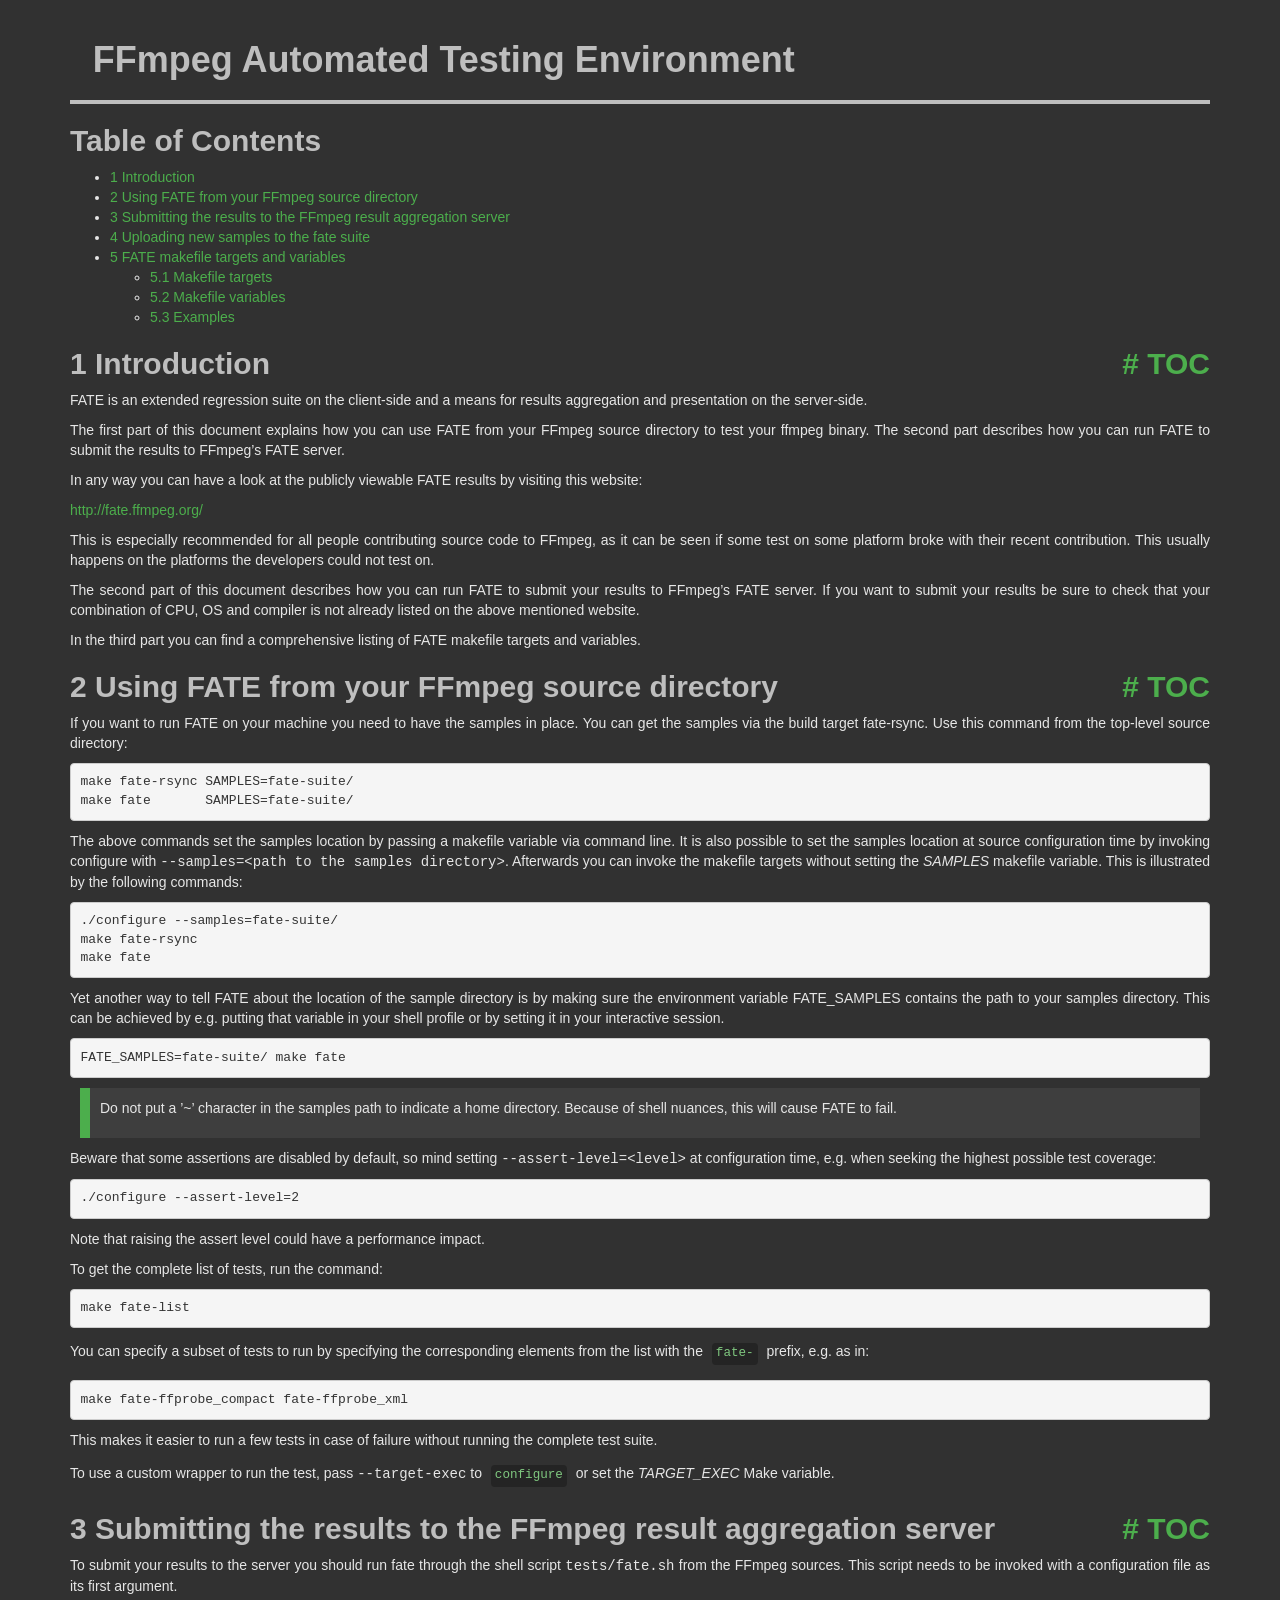
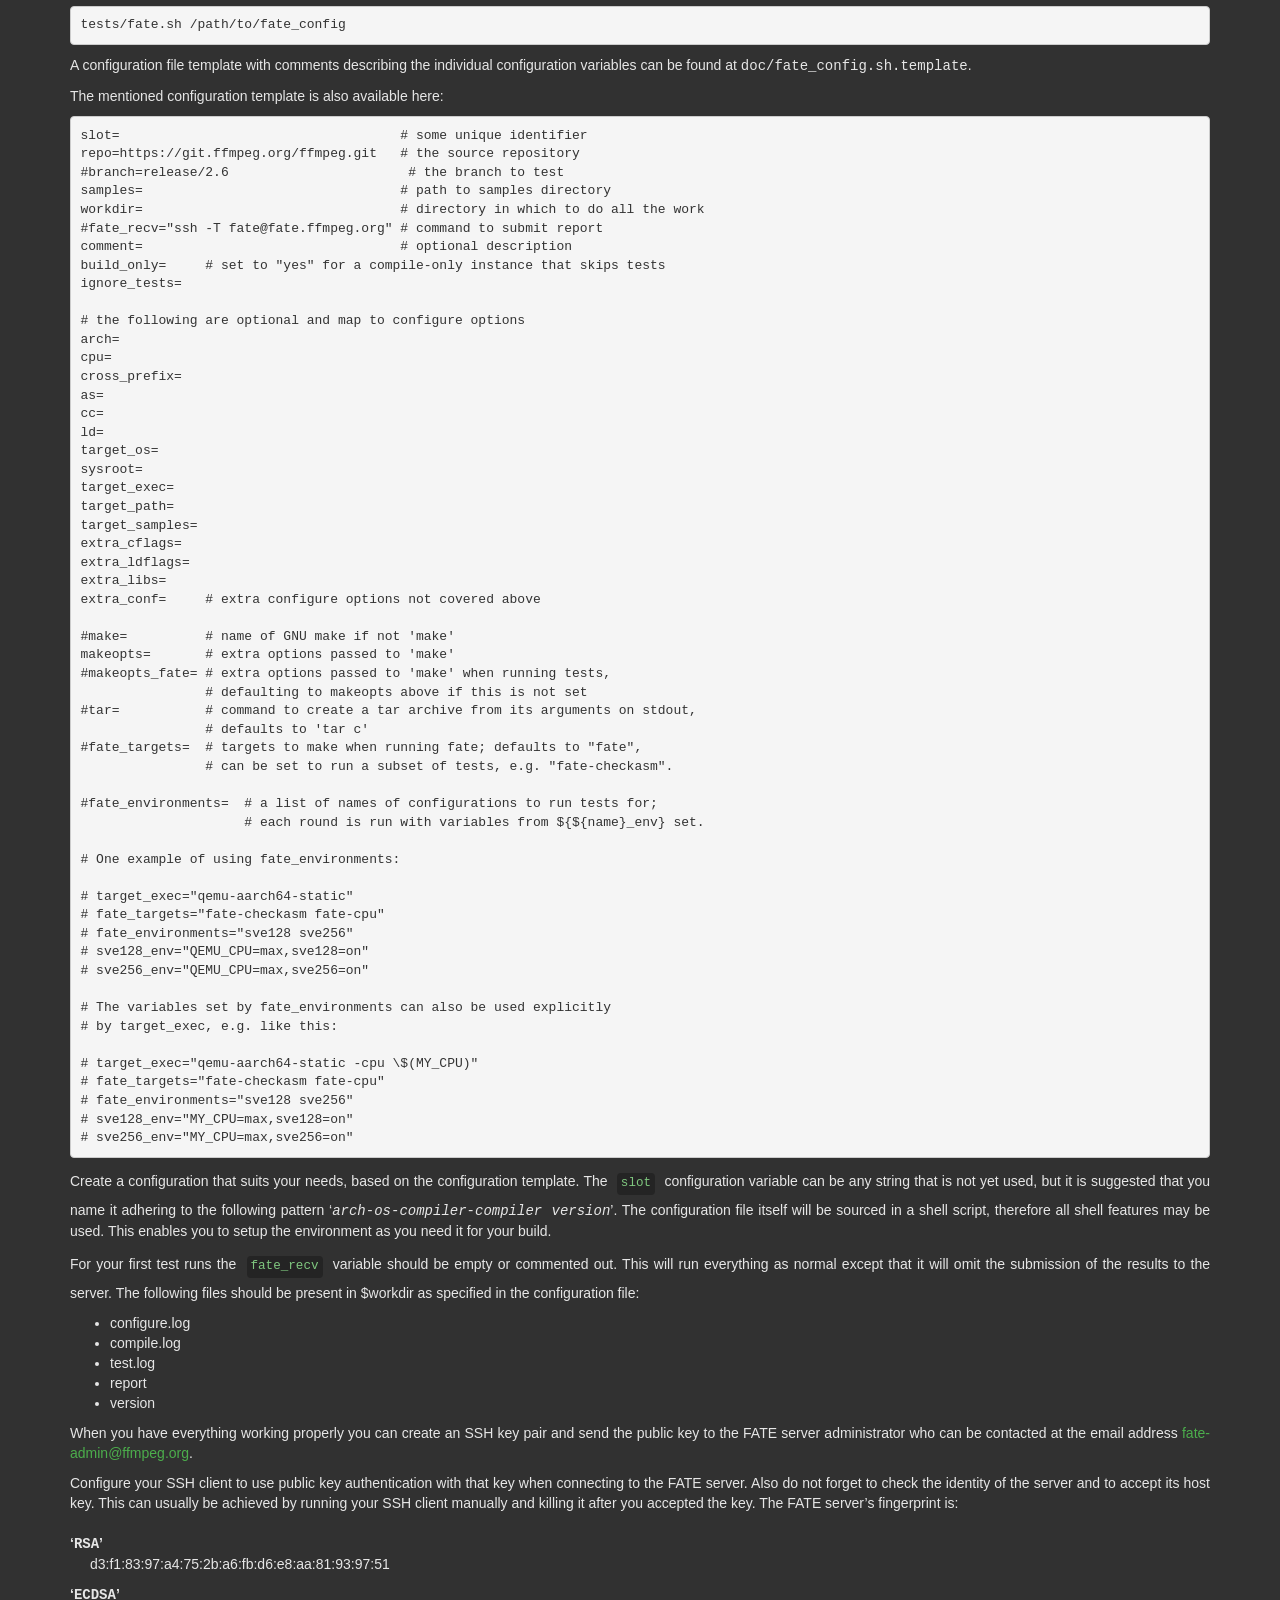
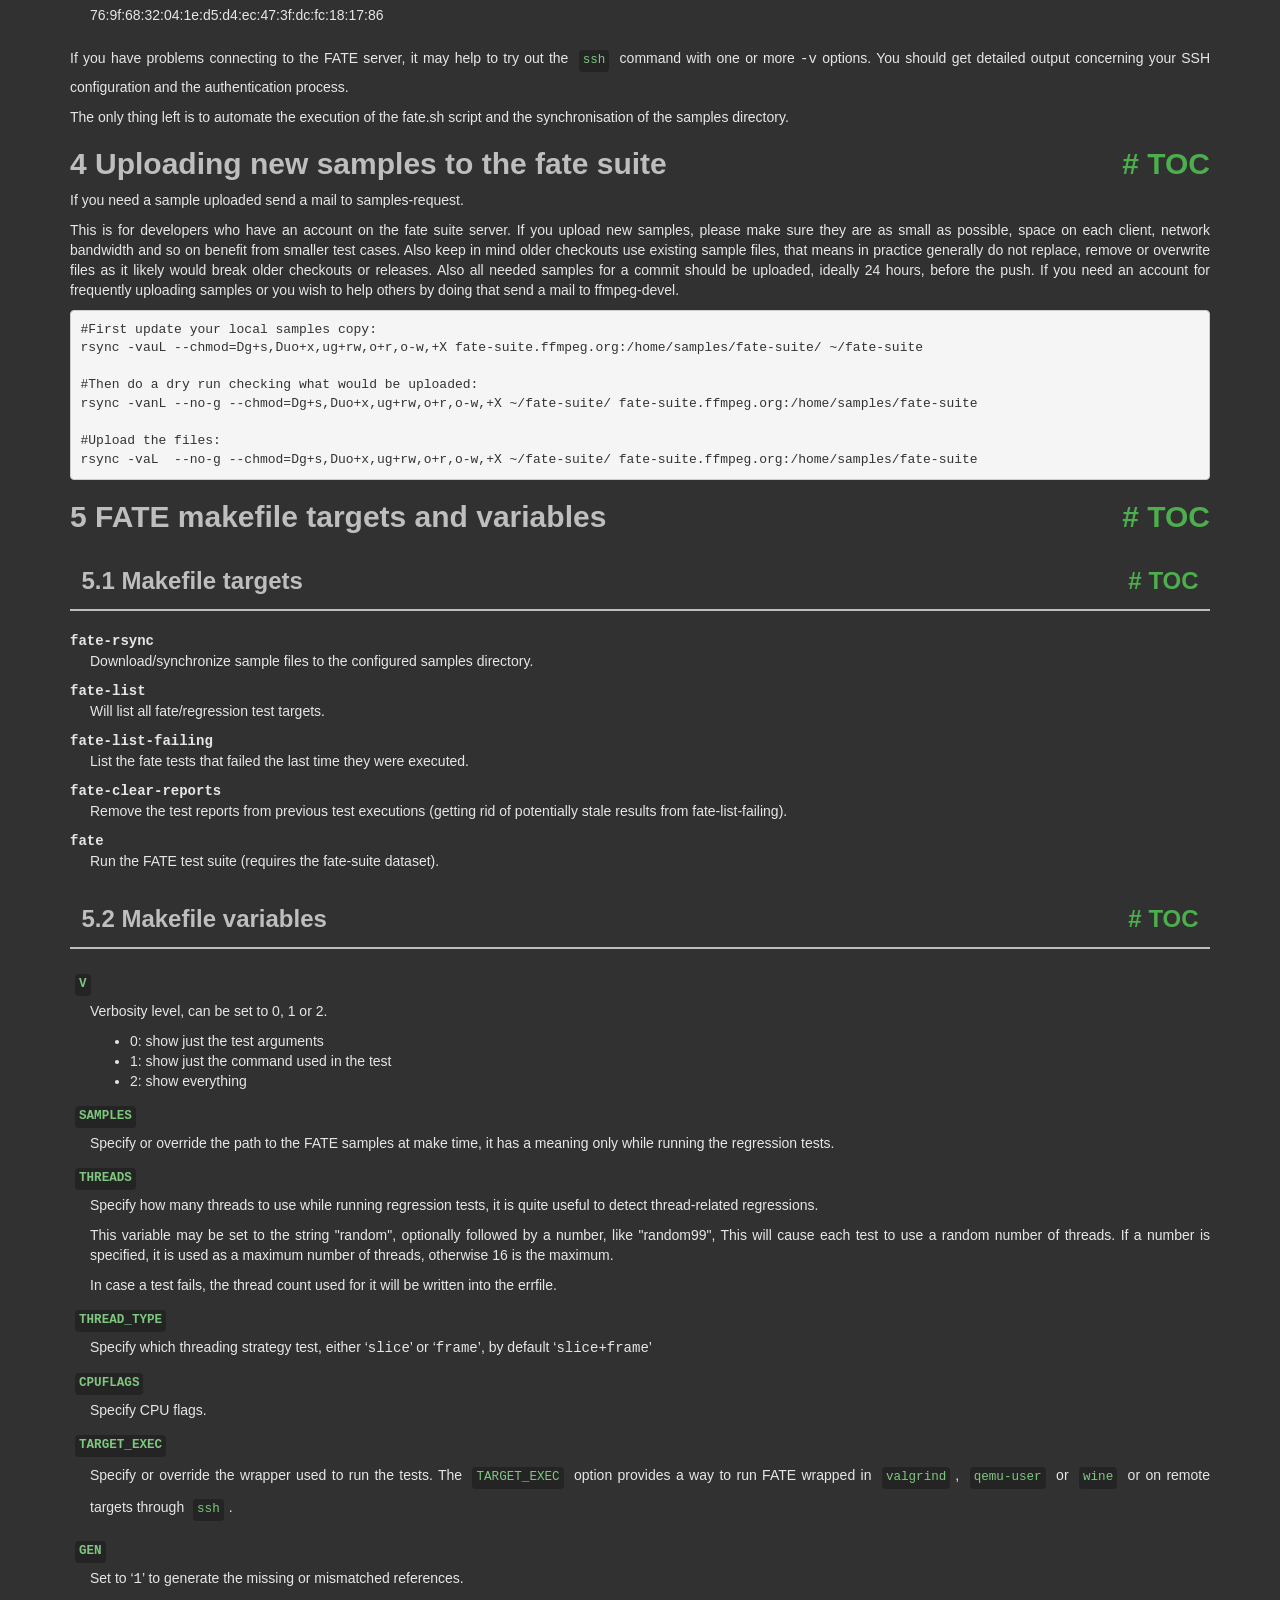
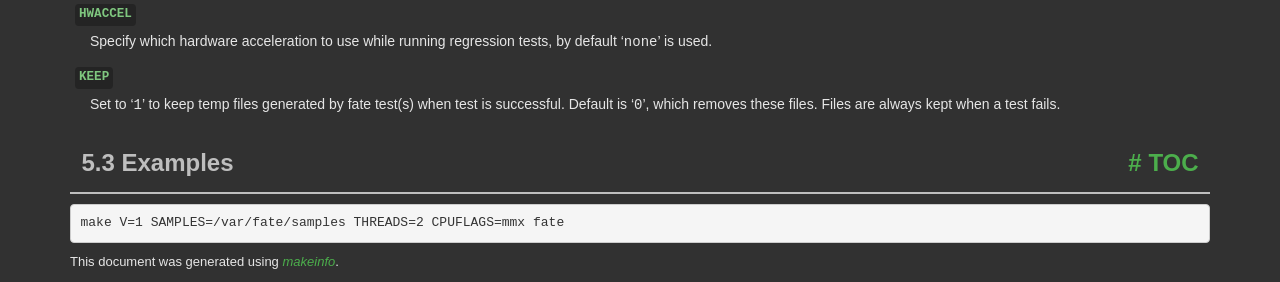
<file: ffmpeg-8.0-essentials_build/ffmpeg-8.0-essentials_build/doc/fate.html>
<!DOCTYPE html PUBLIC "-//W3C//DTD HTML 4.01 Transitional//EN" "http://www.w3.org/TR/html4/loose.dtd">
<html>
<!-- Created by GNU Texinfo 7.2, https://www.gnu.org/software/texinfo/ -->
  <head>
    <meta charset="utf-8">
    <title>
      FFmpeg Automated Testing Environment
    </title>
    <meta name="viewport" content="width=device-width,initial-scale=1.0">
    <link rel="stylesheet" type="text/css" href="bootstrap.min.css">
    <link rel="stylesheet" type="text/css" href="style.min.css">
  </head>
  <body>
    <div class="container">
      <h1>
      FFmpeg Automated Testing Environment
      </h1>


<a name="Top"></a>
<a name="SEC_Top"></a>

<div class="region-contents" id="SEC_Contents">
<h2 class="contents-heading">Table of Contents</h2>

<div class="contents">

<ul class="toc-numbered-mark">
  <li><a id="toc-Introduction" href="#Introduction">1 Introduction</a></li>
  <li><a id="toc-Using-FATE-from-your-FFmpeg-source-directory" href="#Using-FATE-from-your-FFmpeg-source-directory">2 Using FATE from your FFmpeg source directory</a></li>
  <li><a id="toc-Submitting-the-results-to-the-FFmpeg-result-aggregation-server" href="#Submitting-the-results-to-the-FFmpeg-result-aggregation-server">3 Submitting the results to the FFmpeg result aggregation server</a></li>
  <li><a id="toc-Uploading-new-samples-to-the-fate-suite" href="#Uploading-new-samples-to-the-fate-suite">4 Uploading new samples to the fate suite</a></li>
  <li><a id="toc-FATE-makefile-targets-and-variables" href="#FATE-makefile-targets-and-variables">5 FATE makefile targets and variables</a>
  <ul class="toc-numbered-mark">
    <li><a id="toc-Makefile-targets" href="#Makefile-targets">5.1 Makefile targets</a></li>
    <li><a id="toc-Makefile-variables" href="#Makefile-variables">5.2 Makefile variables</a></li>
    <li><a id="toc-Examples" href="#Examples">5.3 Examples</a></li>
  </ul></li>
</ul>
</div>
</div>

<a name="Introduction"></a>
<h2 class="chapter">1 Introduction<span class="pull-right"><a class="anchor hidden-xs" href="#Introduction" aria-hidden="true">#</a> <a class="anchor hidden-xs"href="#toc-Introduction" aria-hidden="true">TOC</a></span></h2>

<p>FATE is an extended regression suite on the client-side and a means
for results aggregation and presentation on the server-side.
</p>
<p>The first part of this document explains how you can use FATE from
your FFmpeg source directory to test your ffmpeg binary. The second
part describes how you can run FATE to submit the results to FFmpeg&rsquo;s
FATE server.
</p>
<p>In any way you can have a look at the publicly viewable FATE results
by visiting this website:
</p>
<p><a class="url" href="http://fate.ffmpeg.org/">http://fate.ffmpeg.org/</a>
</p>
<p>This is especially recommended for all people contributing source
code to FFmpeg, as it can be seen if some test on some platform broke
with their recent contribution. This usually happens on the platforms
the developers could not test on.
</p>
<p>The second part of this document describes how you can run FATE to
submit your results to FFmpeg&rsquo;s FATE server. If you want to submit your
results be sure to check that your combination of CPU, OS and compiler
is not already listed on the above mentioned website.
</p>
<p>In the third part you can find a comprehensive listing of FATE makefile
targets and variables.
</p>

<a name="Using-FATE-from-your-FFmpeg-source-directory"></a>
<h2 class="chapter">2 Using FATE from your FFmpeg source directory<span class="pull-right"><a class="anchor hidden-xs" href="#Using-FATE-from-your-FFmpeg-source-directory" aria-hidden="true">#</a> <a class="anchor hidden-xs"href="#toc-Using-FATE-from-your-FFmpeg-source-directory" aria-hidden="true">TOC</a></span></h2>

<p>If you want to run FATE on your machine you need to have the samples
in place. You can get the samples via the build target fate-rsync.
Use this command from the top-level source directory:
</p>
<div class="example">
<pre class="example-preformatted">make fate-rsync SAMPLES=fate-suite/
make fate       SAMPLES=fate-suite/
</pre></div>

<p>The above commands set the samples location by passing a makefile
variable via command line. It is also possible to set the samples
location at source configuration time by invoking configure with
<samp class="option">--samples=&lt;path to the samples directory&gt;</samp>. Afterwards you can
invoke the makefile targets without setting the <var class="var">SAMPLES</var> makefile
variable. This is illustrated by the following commands:
</p>
<div class="example">
<pre class="example-preformatted">./configure --samples=fate-suite/
make fate-rsync
make fate
</pre></div>

<p>Yet another way to tell FATE about the location of the sample
directory is by making sure the environment variable FATE_SAMPLES
contains the path to your samples directory. This can be achieved
by e.g. putting that variable in your shell profile or by setting
it in your interactive session.
</p>
<div class="example">
<pre class="example-preformatted">FATE_SAMPLES=fate-suite/ make fate
</pre></div>

<div class="info">
<p>Do not put a &rsquo;~&rsquo; character in the samples path to indicate a home
directory. Because of shell nuances, this will cause FATE to fail.
</p></div>
<p>Beware that some assertions are disabled by default, so mind setting
<samp class="option">--assert-level=&lt;level&gt;</samp> at configuration time, e.g. when seeking
the highest possible test coverage:
</p><div class="example">
<pre class="example-preformatted">./configure --assert-level=2
</pre></div>
<p>Note that raising the assert level could have a performance impact.
</p>
<p>To get the complete list of tests, run the command:
</p><div class="example">
<pre class="example-preformatted">make fate-list
</pre></div>

<p>You can specify a subset of tests to run by specifying the
corresponding elements from the list with the <code class="code">fate-</code> prefix,
e.g. as in:
</p><div class="example">
<pre class="example-preformatted">make fate-ffprobe_compact fate-ffprobe_xml
</pre></div>

<p>This makes it easier to run a few tests in case of failure without
running the complete test suite.
</p>
<p>To use a custom wrapper to run the test, pass <samp class="option">--target-exec</samp> to
<code class="command">configure</code> or set the <var class="var">TARGET_EXEC</var> Make variable.
</p>

<a name="Submitting-the-results-to-the-FFmpeg-result-aggregation-server"></a>
<h2 class="chapter">3 Submitting the results to the FFmpeg result aggregation server<span class="pull-right"><a class="anchor hidden-xs" href="#Submitting-the-results-to-the-FFmpeg-result-aggregation-server" aria-hidden="true">#</a> <a class="anchor hidden-xs"href="#toc-Submitting-the-results-to-the-FFmpeg-result-aggregation-server" aria-hidden="true">TOC</a></span></h2>

<p>To submit your results to the server you should run fate through the
shell script <samp class="file">tests/fate.sh</samp> from the FFmpeg sources. This script needs
to be invoked with a configuration file as its first argument.
</p>
<div class="example">
<pre class="example-preformatted">tests/fate.sh /path/to/fate_config
</pre></div>

<p>A configuration file template with comments describing the individual
configuration variables can be found at <samp class="file">doc/fate_config.sh.template</samp>.
</p>
<p>The mentioned configuration template is also available here:
</p><pre class="verbatim">slot=                                    # some unique identifier
repo=https://git.ffmpeg.org/ffmpeg.git   # the source repository
#branch=release/2.6                       # the branch to test
samples=                                 # path to samples directory
workdir=                                 # directory in which to do all the work
#fate_recv=&quot;ssh -T fate@fate.ffmpeg.org&quot; # command to submit report
comment=                                 # optional description
build_only=     # set to &quot;yes&quot; for a compile-only instance that skips tests
ignore_tests=

# the following are optional and map to configure options
arch=
cpu=
cross_prefix=
as=
cc=
ld=
target_os=
sysroot=
target_exec=
target_path=
target_samples=
extra_cflags=
extra_ldflags=
extra_libs=
extra_conf=     # extra configure options not covered above

#make=          # name of GNU make if not 'make'
makeopts=       # extra options passed to 'make'
#makeopts_fate= # extra options passed to 'make' when running tests,
                # defaulting to makeopts above if this is not set
#tar=           # command to create a tar archive from its arguments on stdout,
                # defaults to 'tar c'
#fate_targets=  # targets to make when running fate; defaults to &quot;fate&quot;,
                # can be set to run a subset of tests, e.g. &quot;fate-checkasm&quot;.

#fate_environments=  # a list of names of configurations to run tests for;
                     # each round is run with variables from ${${name}_env} set.

# One example of using fate_environments:

# target_exec=&quot;qemu-aarch64-static&quot;
# fate_targets=&quot;fate-checkasm fate-cpu&quot;
# fate_environments=&quot;sve128 sve256&quot;
# sve128_env=&quot;QEMU_CPU=max,sve128=on&quot;
# sve256_env=&quot;QEMU_CPU=max,sve256=on&quot;

# The variables set by fate_environments can also be used explicitly
# by target_exec, e.g. like this:

# target_exec=&quot;qemu-aarch64-static -cpu \$(MY_CPU)&quot;
# fate_targets=&quot;fate-checkasm fate-cpu&quot;
# fate_environments=&quot;sve128 sve256&quot;
# sve128_env=&quot;MY_CPU=max,sve128=on&quot;
# sve256_env=&quot;MY_CPU=max,sve256=on&quot;
</pre>
<p>Create a configuration that suits your needs, based on the configuration
template. The <code class="env">slot</code> configuration variable can be any string that is not
yet used, but it is suggested that you name it adhering to the following
pattern &lsquo;<samp class="samp"><var class="var">arch</var>-<var class="var">os</var>-<var class="var">compiler</var>-<var class="var">compiler version</var></samp>&rsquo;. The
configuration file itself will be sourced in a shell script, therefore all
shell features may be used. This enables you to setup the environment as you
need it for your build.
</p>
<p>For your first test runs the <code class="env">fate_recv</code> variable should be empty or
commented out. This will run everything as normal except that it will omit
the submission of the results to the server. The following files should be
present in $workdir as specified in the configuration file:
</p>
<ul class="itemize mark-bullet">
<li>configure.log
    </li><li>compile.log
    </li><li>test.log
    </li><li>report
    </li><li>version
</li></ul>

<p>When you have everything working properly you can create an SSH key pair
and send the public key to the FATE server administrator who can be contacted
at the email address <a class="email" href="mailto:fate-admin@ffmpeg.org">fate-admin@ffmpeg.org</a>.
</p>
<p>Configure your SSH client to use public key authentication with that key
when connecting to the FATE server. Also do not forget to check the identity
of the server and to accept its host key. This can usually be achieved by
running your SSH client manually and killing it after you accepted the key.
The FATE server&rsquo;s fingerprint is:
</p>
<dl class="table">
<dt>&lsquo;<samp class="samp">RSA</samp>&rsquo;</dt>
<dd><p>d3:f1:83:97:a4:75:2b:a6:fb:d6:e8:aa:81:93:97:51
</p></dd>
<dt>&lsquo;<samp class="samp">ECDSA</samp>&rsquo;</dt>
<dd><p>76:9f:68:32:04:1e:d5:d4:ec:47:3f:dc:fc:18:17:86
</p></dd>
</dl>

<p>If you have problems connecting to the FATE server, it may help to try out
the <code class="command">ssh</code> command with one or more <samp class="option">-v</samp> options. You should
get detailed output concerning your SSH configuration and the authentication
process.
</p>
<p>The only thing left is to automate the execution of the fate.sh script and
the synchronisation of the samples directory.
</p>
<a name="Uploading-new-samples-to-the-fate-suite"></a>
<h2 class="chapter">4 Uploading new samples to the fate suite<span class="pull-right"><a class="anchor hidden-xs" href="#Uploading-new-samples-to-the-fate-suite" aria-hidden="true">#</a> <a class="anchor hidden-xs"href="#toc-Uploading-new-samples-to-the-fate-suite" aria-hidden="true">TOC</a></span></h2>

<p>If you need a sample uploaded send a mail to samples-request.
</p>
<p>This is for developers who have an account on the fate suite server.
If you upload new samples, please make sure they are as small as possible,
space on each client, network bandwidth and so on benefit from smaller test cases.
Also keep in mind older checkouts use existing sample files, that means in
practice generally do not replace, remove or overwrite files as it likely would
break older checkouts or releases.
Also all needed samples for a commit should be uploaded, ideally 24
hours, before the push.
If you need an account for frequently uploading samples or you wish to help
others by doing that send a mail to ffmpeg-devel.
</p>
<div class="example">
<pre class="example-preformatted">#First update your local samples copy:
rsync -vauL --chmod=Dg+s,Duo+x,ug+rw,o+r,o-w,+X fate-suite.ffmpeg.org:/home/samples/fate-suite/ ~/fate-suite

#Then do a dry run checking what would be uploaded:
rsync -vanL --no-g --chmod=Dg+s,Duo+x,ug+rw,o+r,o-w,+X ~/fate-suite/ fate-suite.ffmpeg.org:/home/samples/fate-suite

#Upload the files:
rsync -vaL  --no-g --chmod=Dg+s,Duo+x,ug+rw,o+r,o-w,+X ~/fate-suite/ fate-suite.ffmpeg.org:/home/samples/fate-suite
</pre></div>


<a name="FATE-makefile-targets-and-variables"></a>
<h2 class="chapter">5 FATE makefile targets and variables<span class="pull-right"><a class="anchor hidden-xs" href="#FATE-makefile-targets-and-variables" aria-hidden="true">#</a> <a class="anchor hidden-xs"href="#toc-FATE-makefile-targets-and-variables" aria-hidden="true">TOC</a></span></h2>

<a name="Makefile-targets"></a>
<h3 class="section">5.1 Makefile targets<span class="pull-right"><a class="anchor hidden-xs" href="#Makefile-targets" aria-hidden="true">#</a> <a class="anchor hidden-xs"href="#toc-Makefile-targets" aria-hidden="true">TOC</a></span></h3>

<dl class="table">
<dt><samp class="option">fate-rsync</samp></dt>
<dd><p>Download/synchronize sample files to the configured samples directory.
</p>
</dd>
<dt><samp class="option">fate-list</samp></dt>
<dd><p>Will list all fate/regression test targets.
</p>
</dd>
<dt><samp class="option">fate-list-failing</samp></dt>
<dd><p>List the fate tests that failed the last time they were executed.
</p>
</dd>
<dt><samp class="option">fate-clear-reports</samp></dt>
<dd><p>Remove the test reports from previous test executions (getting rid of
potentially stale results from fate-list-failing).
</p>
</dd>
<dt><samp class="option">fate</samp></dt>
<dd><p>Run the FATE test suite (requires the fate-suite dataset).
</p></dd>
</dl>

<a name="Makefile-variables"></a>
<h3 class="section">5.2 Makefile variables<span class="pull-right"><a class="anchor hidden-xs" href="#Makefile-variables" aria-hidden="true">#</a> <a class="anchor hidden-xs"href="#toc-Makefile-variables" aria-hidden="true">TOC</a></span></h3>

<dl class="table">
<dt><code class="env">V</code></dt>
<dd><p>Verbosity level, can be set to 0, 1 or 2.
    </p><ul class="itemize mark-bullet">
<li>0: show just the test arguments
        </li><li>1: show just the command used in the test
        </li><li>2: show everything
    </li></ul>

</dd>
<dt><code class="env">SAMPLES</code></dt>
<dd><p>Specify or override the path to the FATE samples at make time, it has a
meaning only while running the regression tests.
</p>
</dd>
<dt><code class="env">THREADS</code></dt>
<dd><p>Specify how many threads to use while running regression tests, it is
quite useful to detect thread-related regressions.
</p>
<p>This variable may be set to the string &quot;random&quot;, optionally followed by a
number, like &quot;random99&quot;, This will cause each test to use a random number of
threads. If a number is specified, it is used as a maximum number of threads,
otherwise 16 is the maximum.
</p>
<p>In case a test fails, the thread count used for it will be written into the
errfile.
</p>
</dd>
<dt><code class="env">THREAD_TYPE</code></dt>
<dd><p>Specify which threading strategy test, either &lsquo;<samp class="samp">slice</samp>&rsquo; or &lsquo;<samp class="samp">frame</samp>&rsquo;,
by default &lsquo;<samp class="samp">slice+frame</samp>&rsquo;
</p>
</dd>
<dt><code class="env">CPUFLAGS</code></dt>
<dd><p>Specify CPU flags.
</p>
</dd>
<dt><code class="env">TARGET_EXEC</code></dt>
<dd><p>Specify or override the wrapper used to run the tests.
The <code class="env">TARGET_EXEC</code> option provides a way to run FATE wrapped in
<code class="command">valgrind</code>, <code class="command">qemu-user</code> or <code class="command">wine</code> or on remote targets
through <code class="command">ssh</code>.
</p>
</dd>
<dt><code class="env">GEN</code></dt>
<dd><p>Set to &lsquo;<samp class="samp">1</samp>&rsquo; to generate the missing or mismatched references.
</p>
</dd>
<dt><code class="env">HWACCEL</code></dt>
<dd><p>Specify which hardware acceleration to use while running regression tests,
by default &lsquo;<samp class="samp">none</samp>&rsquo; is used.
</p>
</dd>
<dt><code class="env">KEEP</code></dt>
<dd><p>Set to &lsquo;<samp class="samp">1</samp>&rsquo; to keep temp files generated by fate test(s) when test is successful.
Default is &lsquo;<samp class="samp">0</samp>&rsquo;, which removes these files. Files are always kept when a test
fails.
</p>
</dd>
</dl>

<a name="Examples"></a>
<h3 class="section">5.3 Examples<span class="pull-right"><a class="anchor hidden-xs" href="#Examples" aria-hidden="true">#</a> <a class="anchor hidden-xs"href="#toc-Examples" aria-hidden="true">TOC</a></span></h3>

<div class="example">
<pre class="example-preformatted">make V=1 SAMPLES=/var/fate/samples THREADS=2 CPUFLAGS=mmx fate
</pre></div>
      <p style="font-size: small;">
        This document was generated using <a class="uref" href="https://www.gnu.org/software/texinfo/"><em class="emph">makeinfo</em></a>.
      </p>
    </div>
  </body>
</html>
</file>
<file: ffmpeg-8.0-essentials_build/ffmpeg-8.0-essentials_build/doc/style.min.css>
/*!
The MIT License (MIT)

Copyright (c) 2014 Barbara Lepage <db0company@gmail.com>

Permission is hereby granted, free of charge, to any person obtaining a copy
of this software and associated documentation files (the "Software"), to deal
in the Software without restriction, including without limitation the rights
to use, copy, modify, merge, publish, distribute, sublicense, and/or sell
copies of the Software, and to permit persons to whom the Software is
furnished to do so, subject to the following conditions:

The above copyright notice and this permission notice shall be included in all
copies or substantial portions of the Software.

THE SOFTWARE IS PROVIDED "AS IS", WITHOUT WARRANTY OF ANY KIND, EXPRESS OR
IMPLIED, INCLUDING BUT NOT LIMITED TO THE WARRANTIES OF MERCHANTABILITY,
FITNESS FOR A PARTICULAR PURPOSE AND NONINFRINGEMENT. IN NO EVENT SHALL THE
AUTHORS OR COPYRIGHT HOLDERS BE LIABLE FOR ANY CLAIM, DAMAGES OR OTHER
LIABILITY, WHETHER IN AN ACTION OF CONTRACT, TORT OR OTHERWISE, ARISING FROM,
OUT OF OR IN CONNECTION WITH THE SOFTWARE OR THE USE OR OTHER DEALINGS IN THE
SOFTWARE.
 */body{background-color:#313131;color:#e6e6e6;text-align:justify}body, h1, h2, h3, h4, h5, h6{font-family:"Lucida Grande","Lucida Sans Unicode","Lucida Sans","Helvetica Neue",Helvetica,Verdana,Tahoma,sans-serif}a{color:#4cae4c}a strong{color:#e6e6e6}a:hover{color:#7fc77f}a:hover strong{color:#4cae4c}main{width:100% ! important;min-height:600px;margin:auto}h1, h2, h3, h4{font-weight:bold;text-align:left}h1, h2, h3{color:#bebebe}h1 strong, h2 strong, h3 strong{color:#e6e6e6}h4, h5, h6{color:#3c8b3c}h1{border-bottom:4px #bebebe solid;padding:20px 2%}h3{border-bottom:2px #bebebe solid;padding:15px 1%}h4{border-bottom:1px solid #e6e6e6;padding:10px 0;margin:20px 0;color:#e6e6e6}.list-group .list-group-item{background-color:#3e3e3e;border-color:black}.list-group.list-group-big .list-group-item{padding:25px}.list-group a.list-group-item{color:#7fc77f}.list-group a.list-group-item:hover{background-color:#313131;color:#4cae4c}.well{background-color:#242424;border-color:black;color:#bebebe}.well strong{color:#e6e6e6}.well code{background-color:#313131}.well hr{border-color:#3c8b3c}.well h3{margin:5px 0 15px 0;border:0;padding:0}.well a{color:#4cae4c}.well a.btn{color:white}.well small{display:block;padding:0 10px;font-style:italic}.well.example{padding-top:40px;margin-bottom:130px}.well.example pre{margin:50px;margin-bottom:30px;font-size:1.5em}.well.example .btn{margin-right:50px;margin-bottom:20px}.well.well-with-icon{min-height:136px}.well.well-with-icon .pull-right,.well.well-with-icon .pull-left{background-color:#4cae4c;color:#e6e6e6;padding:10px;border-radius:5px;margin:5px}.well.well-with-icon .pull-right{margin-left:20px}.well.well-with-icon .pull-left{margin-right:20px}a.well{display:block}a.well:hover{text-decoration:none;opacity:0.8}.info, .warning{margin:10px;padding:10px;background-color:#3e3e3e;color:#e6e6e6}.info code, .warning code{background-color:#313131}.info{border-left:10px #4cae4c solid}.warning{border-left:10px #ae4c4c solid}.with-icon{padding:30px}.with-icon .pull-left{padding-right:30px}.with-icon .pull-right{padding-left:30px}dd{margin-left:20px}code{background-color:#242424;color:#7fc77f;display:inline-block;margin:5px}.table{margin:20px 0;border-radius:4px}.table th,.table td,.table tr{border:1px solid #171717}.table tr th{background-color:#3e3e3e;border-bottom:2px solid #e6e6e6}.table tr:nth-child(odd){background-color:#242424}#sidebar-wrapper, .navbar{background-color:#171717;overflow-x:hidden}#sidebar-wrapper .sidebar-brand img,#sidebar-wrapper .navbar-brand img, .navbar .sidebar-brand img, .navbar .navbar-brand img{opacity:0.6;margin-right:8px}#sidebar-wrapper .sidebar-brand:hover,#sidebar-wrapper .navbar-brand:hover, .navbar .sidebar-brand:hover, .navbar .navbar-brand:hover{color:#fff}#sidebar-wrapper .sidebar-brand:hover img,#sidebar-wrapper .navbar-brand:hover img, .navbar .sidebar-brand:hover img, .navbar .navbar-brand:hover img{opacity:1}#sidebar-wrapper .sidebar-nav li ul, .navbar .sidebar-nav li ul{list-style-type:none;padding:0}#sidebar-wrapper .sidebar-nav li ul li, .navbar .sidebar-nav li ul li{line-height:20px}#sidebar-wrapper .sidebar-nav li ul li a, .navbar .sidebar-nav li ul li a{padding-left:20px}.content-header{height:auto;background-color:#242424}.content-header h1{color:#e6e6e6;display:block;margin:0;margin-bottom:20px;line-height:normal;border-bottom:none}#download h4, #index h4{margin-top:180px}#download h4.first, #index h4.first{margin-top:20px}#download h4.first small, #index h4.first small{color:inherit;font-size:1em}#download .btn-download-wrapper, #index .btn-download-wrapper{text-align:center;margin:160px auto}#download .btn-download-wrapper .btn, #index .btn-download-wrapper .btn{font-size:3em;padding:3%;display:inline-block;margin-bottom:5px}#download .btn-download-wrapper small, #index .btn-download-wrapper small{display:block;font-size:0.4em}#download h2.description, #index h2.description{color:#e6e6e6;font-size:2em;font-weight:bold;margin:120px 50px;line-height:2em}#download h2.description .label, #index h2.description .label{font-size:0.5em}#download .btn-download-wrapper{margin:40px auto}#download .os-selector{text-align:center;color:#e6e6e6;margin:30px 0}#download .os-selector a.btn-build{color:#e6e6e6;display:block;padding:20px;border-radius:2px}#download .os-selector .btn-build[href="#build-linux"]{background-color:#e43}#download .os-selector .btn-build[href="#build-linux"]:hover{color:#e43;background-color:#e6e6e6}#download .os-selector .btn-build[href="#build-windows"]{background-color:#06a}#download .os-selector .btn-build[href="#build-windows"]:hover{color:#06a;background-color:#e6e6e6}#download .os-selector .btn-build[href="#build-mac"]{background-color:darkgrey}#download .os-selector .btn-build[href="#build-mac"]:hover{color:darkgrey;background-color:#e6e6e6}#download .os-selector .tab-content{margin-top:20px}#download .os-selector #build-linux h3{color:#e43}#download .os-selector #build-windows h3{color:#06a}#download .os-selector #build-mac h3{color:darkgrey}footer{background-color:#242424;border-top:1px #101010 solid;padding:20px 0%}footer a{display:block}footer img[alt="FFmpeg"]{width:50%;display:block;margin:auto}.example.user-good pre{color:#bfbfbf;border:1px solid #357735;border-left:10px solid #357735;background-color:#242424}.example.user-bad pre{color:#bfbfbf;border:1px solid #ae4c4c;border-left:10px solid #ae4c4c;background-color:#242424}
</file>
